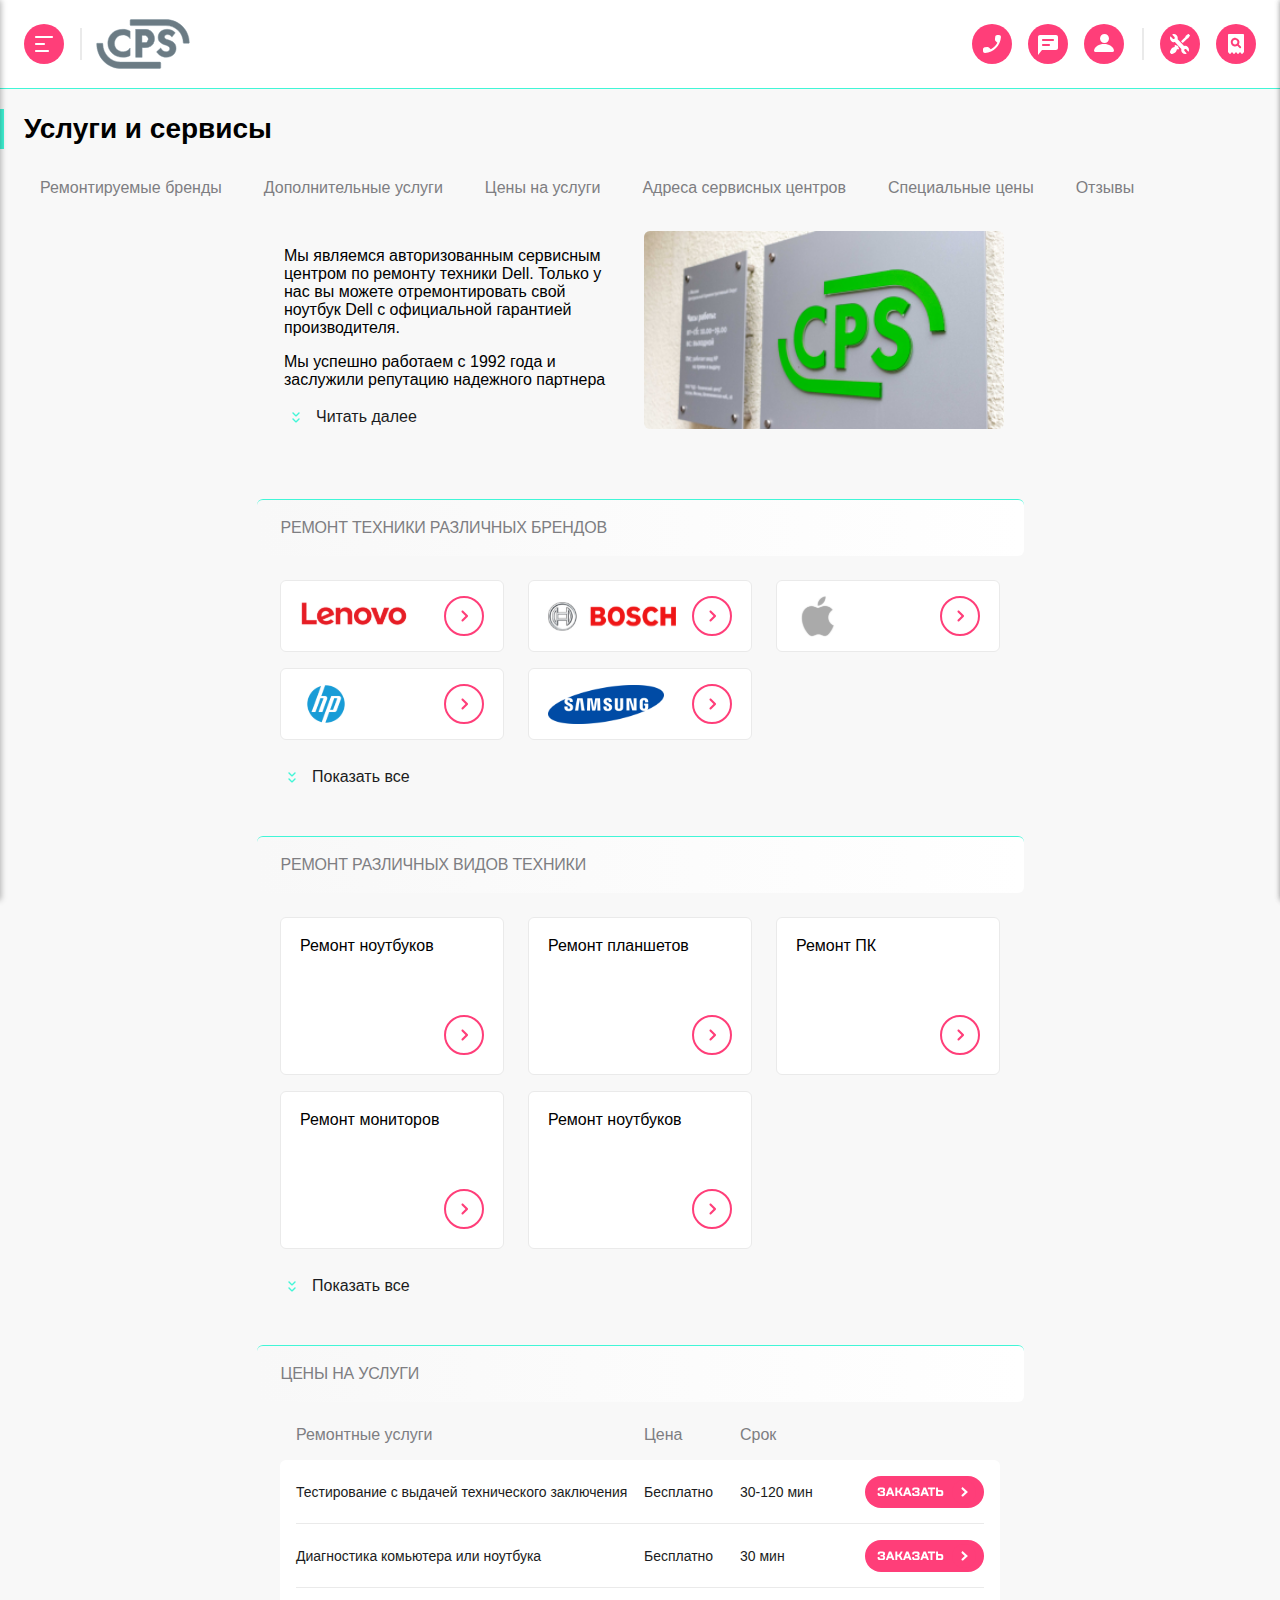
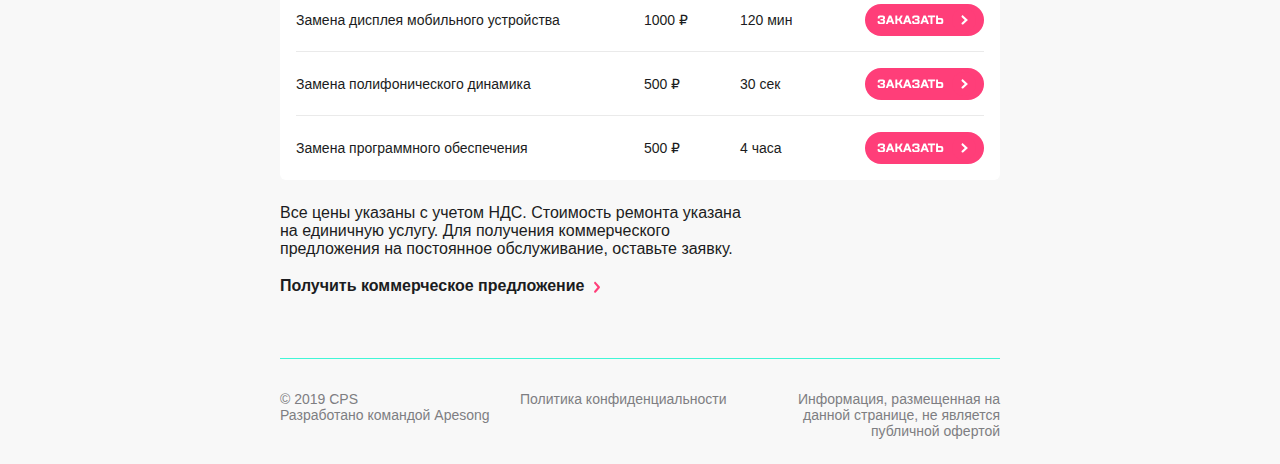
<file: index.html>
<!DOCTYPE html>
<html lang="ru">
<head>
  <meta charset="UTF-8">
  <meta name="viewport" content="width=device-width,user-scalable=no,initial-scale=1,maximum-scale=1,minimum-scale=1">
  <meta http-equiv="X-UA-Compatible" content="ie=edge">
  <title>Услуги и сервисы</title>


  <link rel="stylesheet" href="https://cdn.jsdelivr.net/npm/swiper@11/swiper-bundle.min.css">
<link href="style.css" rel="stylesheet"></head>
<body>



<div class="overlay" id="overlay"></div>
<div class="menu" id="menu">
  <header class="menu__header">
    
    <button class="menu__button-close" aria-label="Close menu" id="menu-close">
      <img src="img/cross.svg" alt="Menu">
    </button>
    <a class="menu__logo" href="#">
      <img src="img/logo.svg" alt="CPS_logo">
    </a>
    <button class="menu__search" aria-label="Search">
      <img src="img/search.svg" alt="Search">
    </button>
  </header>
  <nav class="menu__nav">
    <ul class="menu__list">
      <li class="menu__item"><a class="menu__link" href="#">Ремонт техники</a></li>
      <li class="menu__item"><a class="menu__link" href="#">Услуги и сервисы</a></li>
      <li class="menu__item"><a class="menu__link" href="#">Корпоративным клиентам</a></li>
      <li class="menu__item"><a class="menu__link" href="#">Продавцам техники</a></li>
      <li class="menu__item"><a class="menu__link" href="#">Партнерам</a></li>
      <li class="menu__item"><a class="menu__link" href="#">Производителям</a></li>
      <li class="menu__item"><a class="menu__link" href="#">Наши сервисные центры</a></li>
      <li class="menu__item"><a class="menu__link" href="#">Контакты</a></li>
    </ul>
  </nav>
  <footer class="menu__footer">
    <div class="menu__icons">
      <button class="menu__icon header__modal1-toggle" aria-label="Call" id="modal2-open">
        <img src="img/call.svg" alt="Call">
      </button>
      <button class="menu__icon header__modal1-toggle" aria-label="Toggle modal1" id="modal1-open">
        <img src="img/chat.svg" alt="Chat">
      </button>
      <button class="menu__icon" aria-label="Profile">
        <img src="img/profile.svg" alt="Profile">
      </button>
    </div>
    <address class="menu__contacts">
      <a class="menu__contact-link menu__contact-link--email" href="mailto: mail@cps.com">mail@cps.com</a>
      <a class="menu__contact-link menu__contact-link--phone" href="tel: 88008908900">8 800 890 8900</a>
    </address>
    <ul class="lang-switcher">
      <li class="lang-switcher__item"><a href="#" class="lang-switcher__link lang-switcher__link--active">RU</a>
      </li>
      <li class="lang-switcher__item"><a href="#" class="lang-switcher__link">EN</a></li>
      <li class="lang-switcher__item"><a href="#" class="lang-switcher__link">CH</a></li>
    </ul>
  </footer>
</div>


<div class="overlay-modal1" id="overlay-modal1"></div>
<div class="modal1" id="modal1">
  <button class="feedback-form__close-btn" aria-label="Close modal1" id="modal1-close">
    <img class="feedback-form__close-img" src="img/cross.svg" alt="modal1">
  </button>
  <h2 class="feedback-form__title">Обратная связь</h2>
  <form class="feedback-form__form" action="#">
    <label for="name"></label>
    <input id="name" class="feedback-form__input feedback-form__input--type--name" type="text" name="name" placeholder="Имя*" required>

    <label for="phone"></label>
    <input id="phone" class="feedback-form__input feedback-form__input--type--phone" type="tel" name="phone" placeholder="Телефон*" required>

    <label for="email"></label>
    <input id="email" class="feedback-form__input feedback-form__input--type--email" type="email" name="email" placeholder="Электронная почта*" required>

    <label for="message"></label>
    <textarea id="message" class="feedback-form__textarea feedback-form__textarea--type--message" name="message" placeholder="Сообщение*" required></textarea>

    <p class="feedback-form__policy">
      Нажимая “отправить”, вы даете согласие на
      <a class="feedback-form__policy-link" href="#" target="_blank">обработку персональных данных</a>
      и соглашаетесь с нашей
      <a class="feedback-form__policy-link" href="#" target="_blank">политикой
        конфиденциальности</a>.
    </p>

    <button class="feedback-form__submit-btn" type="submit">
      <img class="feedback-form__submit-img" src="img/send.svg" alt="modal1">
    </button>
  </form>
</div>


<div class="overlay-modal1" id="overlay-modal2"></div>
<div class="modal1" id="modal2">
  <button class="feedback-form__close-btn" id="modal2-close">
    <img class="feedback-form__close-img" src="img/cross.svg" alt="modal2">
  </button>
  <h2 class="feedback-form__title">Заказать звонок</h2>
  <form class="feedback-form__form" action="#">
    <label for="tel"></label>
    <input id="tel" class="feedback-form__input feedback-form__input--type--name" type="text" name="tel" placeholder="Телефон*" required>
    <p class="feedback-form__policy">
      Нажимая “отправить”, вы даете согласие на
      <a class="feedback-form__policy-link" href="#" target="_blank">обработку персональных данных</a>
      и соглашаетесь с нашей
      <a class="feedback-form__policy-link" href="#" target="_blank">политикой
        конфиденциальности</a>.
    </p>

    <button class="feedback-form__submit-btn" type="submit">
      <img class="feedback-form__submit-img" src="img/send.svg" alt="modal1">
    </button>
  </form>
</div>


<header class="header">
  <div class="header__left">
    
    <button class="header__menu-toggle" aria-label="Toggle menu" id="menu-open">
      <img class="menu__button-icon" src="img/burger.svg" alt="Menu">
    </button>
    <div class="header__logo logo__before">
      <img src="img/logo.svg" alt="CPS_logo">
    </div>
  </div>
  <nav class="header__nav">
    <ul class="header__icons-service">
      <li class="hidden">
        <button class="header__icon-button" id="call-form">
          <img class="header__icon" src="img/call.svg" alt="Call">
        </button>
      </li>
      <li class="hidden">
        <button class="header__icon-button" id="feedback-form">
          <img class="header__icon" src="img/chat.svg" alt="Chat">
        </button>
      </li>
      <li class="hidden">
        <button class="header__icon-button">
          <img class="header__icon" src="img/profile.svg" alt="Profile">
        </button>
      </li>
    </ul>
    <ul class="header__icons-repair">
      <li class="header__icon-text-li">
        <span class="header__icon-text">Оставить заявку</span>
        <button class="header__icon-button">
          <img class="header__icon" src="img/repair.svg" alt="Repair">
        </button>
      </li>
      <li class="header__icon-text-li">
        <span class="header__icon-text">Статус ремонта</span>
        <button class="header__icon-button">
          <img class="header__icon" src="img/check-status.svg" alt="Check-status">
        </button>
      </li>
    </ul>
  </nav>
</header>



<main class="main-content">
  <section class="services">
    <div class="services__title">
      <h1 class="services__title-head">Услуги и сервисы</h1>
    </div>
    <nav class="services__menu">
      <ul class="services__menu-item-list">
        <li><a class="services__menu-item" href="#">Ремонтируемые бренды</a></li>
        <li><a class="services__menu-item" href="#">Дополнительные услуги</a></li>
        <li><a class="services__menu-item" href="#">Цены на услуги</a></li>
        <li><a class="services__menu-item" href="#">Адреса сервисных центров</a></li>
        <li><a class="services__menu-item" href="#">Специальные цены</a></li>
        <li><a class="services__menu-item" href="#">Отзывы</a></li>
      </ul>
    </nav>
    <div class="services__content">
      <div class="services__description">
        <p class="services__description-text">
          Мы являемся авторизованным
          сервисным центром по ремонту
          техники Dell. Только у нас вы можете
          отремонтировать свой ноутбук Dell с
          официальной гарантией
          производителя.</p>
        <p class="services__description-text-2 hidden">
          Мы успешно работаем с 1992 года и
          заслужили репутацию надежного партнера
        </p>
        <p class="servives__dscription-text-2-2">
          Мы успешно работаем с 1992 года и заслужили репутацию надежного
          партнера, что подтверждает большое количество постоянных клиентов.
          Мы гордимся тем, что к нам обращаются по рекомендациям и, в свою
          очередь, советуют нас родным и близким.
        </p>
        <button class="services__link-button">
          <img class="services__link-image" src="img/expand.svg" alt="Expand">
          Читать далее
        </button>
      </div>
      <img class="services__image" src="img/Picture.png" alt="CPS Service">
    </div>
  </section>

  
  <h3 class="swiper__title">Ремонт техники различных брендов</h3>
  <div class="swiper swiper1 swiper-gradient">
    <div class="swiper-wrapper">
      <div class="swiper-slide">
        <img class="slide__company-logo" src="img/Bitmap-5.svg" alt="Lenovo Logo">
        <a class="slide__company-button" href="#">
          <img class="slide__company-icon" src="img/go.svg" alt="samsung"></a>
      </div>
      <div class="swiper-slide">
        <img class="slide__company-logo" src="img/Bitmap-4.svg" alt="Lenovo Logo">
        <a class="slide__company-button" href="#">
          <img class="slide__company-icon" src="img/go.svg" alt="samsung"></a>
      </div>
      <div class="swiper-slide">
        <img class="slide__company-logo" src="img/Bitmap-1.svg" alt="Lenovo Logo">
        <a class="slide__company-button" href="#">
          <img class="slide__company-icon" src="img/go.svg" alt="samsung"></a>
      </div>
      <div class="swiper-slide">
        <img class="slide__company-logo" src="img/Bitmap-2.svg" alt="Lenovo Logo">
        <a class="slide__company-button" href="#">
          <img class="slide__company-icon" src="img/go.svg" alt="samsung"></a>
      </div>
      <div class="swiper-slide">
        <img class="slide__company-logo samsung" src="img/Bitmap-3.svg" alt="Lenovo Logo">
        <a class="slide__company-button" href="#">
          <img class="slide__company-icon" src="img/go.svg" alt="samsung"></a>
      </div>
      <div class="swiper-slide">
        <img class="slide__company-logo samsung" src="img/Bitmap-4.svg" alt="Lenovo Logo">
        <a class="slide__company-button" href="#">
          <img class="slide__company-icon" src="img/go.svg" alt="samsung"></a>
      </div>
      <div class="swiper-slide">
        <img class="slide__company-logo samsung" src="img/Bitmap-5.svg" alt="Lenovo Logo">
        <a class="slide__company-button" href="#">
          <img class="slide__company-icon" src="img/go.svg" alt="samsung"></a>
      </div>
      <div class="swiper-slide">
        <img class="slide__company-logo samsung" src="img/Bitmap.svg" alt="Lenovo Logo">
        <a class="slide__company-button" href="#">
          <img class="slide__company-icon" src="img/go.svg" alt="samsung"></a>
      </div>
      <div class="swiper-slide">
        <img class="slide__company-logo samsung" src="img/Bitmap-1.svg" alt="Lenovo Logo">
        <a class="slide__company-button" href="#">
          <img class="slide__company-icon" src="img/go.svg" alt="samsung"></a>
      </div>
      <div class="swiper-slide">
        <img class="slide__company-logo samsung" src="img/Bitmap-2.svg" alt="Lenovo Logo">
        <a class="slide__company-button" href="#">
          <img class="slide__company-icon" src="img/go.svg" alt="samsung"></a>
      </div>
      <div class="swiper-slide">
        <img class="slide__company-logo samsung" src="img/Bitmap-4.svg" alt="Lenovo Logo">
        <a class="slide__company-button" href="#">
          <img class="slide__company-icon" src="img/go.svg" alt="samsung"></a>
      </div>
    </div>
    <button class="swiper__link-button">
      <img class="swiper__link-image" src="img/expand.svg" alt="показать/скрыть">
      <span class="swiper__link-text">Показать все</span>
    </button>
    <div class="swiper-pagination"></div>
  </div>

  
  <h3 class="swiper__title">Ремонт различных видов техники</h3>
  <div class="swiper swiper2 swiper-gradient">
    <div class="swiper-wrapper">
      <div class="swiper-slide type-slide">
        <span class="slide__company-logo">Ремонт ноутбуков</span>
        <a class="slide__company-button type-button" href="#">
          <img class="slide__company-icon" src="img/go.svg" alt="Ремонт ноутбуков"></a>
      </div>
      <div class="swiper-slide type-slide">
        <span class="slide__company-logo">Ремонт планшетов </span>
        <a class="slide__company-button type-button" href="#">
          <img class="slide__company-icon" src="img/go.svg" alt="емонт планшетов"></a>
      </div>
      <div class="swiper-slide type-slide">
        <span class="slide__company-logo">Ремонт ПК</span>
        <a class="slide__company-button type-button" href="#">
          <img class="slide__company-icon" src="img/go.svg" alt="Ремонт ПК"></a>
      </div>
      <div class="swiper-slide type-slide">
        <span class="slide__company-logo">Ремонт  мониторов  </span>
        <a class="slide__company-button type-button" href="#">
          <img class="slide__company-icon" src="img/go.svg" alt="Ремонт ноутбуков"></a>
      </div>
      <div class="swiper-slide type-slide">
        <span class="slide__company-logo">Ремонт ноутбуков</span>
        <a class="slide__company-button type-button" href="#">
          <img class="slide__company-icon" src="img/go.svg" alt="Ремонт планшетов"></a>
      </div>
      <div class="swiper-slide type-slide">
        <span class="slide__company-logo">Ремонт планшетов </span>
        <a class="slide__company-button type-button" href="#">
          <img class="slide__company-icon" src="img/go.svg" alt="Ремонт ноутбуков"></a>
      </div>
      <div class="swiper-slide type-slide">
        <span class="slide__company-logo">Ремонт ПК</span>
        <a class="slide__company-button type-button" href="#">
          <img class="slide__company-icon" src="img/go.svg" alt="Ремонт ПК"></a>
      </div>
      <div class="swiper-slide type-slide">
        <span class="slide__company-logo">Ремонт  мониторов  </span>
        <a class="slide__company-button type-button" href="#">
          <img class="slide__company-icon" src="img/go.svg" alt="Ремонт  мониторов"></a>
      </div>
      <div class="swiper-slide type-slide">
        <span class="slide__company-logo">Ремонт ноутбуков</span>
        <a class="slide__company-button type-button" href="#">
          <img class="slide__company-icon" src="img/go.svg" alt="Ремонт ноутбуков"></a>
      </div>
      <div class="swiper-slide type-slide">
        <span class="slide__company-logo">Ремонт планшетов </span>
        <a class="slide__company-button type-button" href="#">
          <img class="slide__company-icon" src="img/go.svg" alt="Ремонт планшетов"></a>
      </div>
      <div class="swiper-slide type-slide">
        <span class="slide__company-logo">Ремонт ПК</span>
        <a class="slide__company-button type-button" href="#">
          <img class="slide__company-icon" src="img/go.svg" alt="Ремонт ПК"></a>
      </div>
      <div class="swiper-slide type-slide">
        <span class="slide__company-logo">Ремонт  мониторов  </span>
        <a class="slide__company-button type-button" href="#">
          <img class="slide__company-icon" src="img/go.svg" alt="Ремонт  мониторов"></a>
      </div>
    </div>
    <button class="swiper__link-button">
      <img class="swiper__link-image" src="img/expand.svg" alt="показать/скрыть">
      <span class="swiper__link-text">Показать все</span>
    </button>
    <div class="swiper-pagination"></div>
  </div>


  
  <h3 class="swiper__title">Цены на услуги</h3>
  <div class="price-table__header">
    <p class="header__title">Ремонтные услуги</p>
    <p class="header__price">Цена</p>
    <p class="header__term">Срок</p>
  </div>
  <div class="swiper swiper3 swiper-gradient service-card__block">
    <div class="swiper-wrapper price-service">
      <div class="swiper-slide service-card first">
        <div class="service-card__content">
          <p class="service-card__title">Ремонтные услуги</p>
          <p class="service-card__description">Тестирование с выдачей технического заключения</p>
          <p class="service-card__price">Цена</p>
          <p class="service-card__free">Бесплатно</p>
          <p class="service-card__label">Срок</p>
          <p class="service-card__value">30-120 мин</p>
        </div>
        <button class="service-card__button">
          <img class="service-card__image" src="img/Group10.svg" alt="заказать">
        </button>
      </div>
      <div class="swiper-slide service-card second">
        <div class="service-card__content">
          <p class="service-card__title">Ремонтные услуги</p>
          <p class="service-card__description">Диагностика комьютера или ноутбука</p>
          <p class="service-card__price">Цена</p>
          <p class="service-card__free">Бесплатно</p>
          <p class="service-card__label">Срок</p>
          <p class="service-card__value">30 мин</p>
        </div>
        <button class="service-card__button">
          <img class="service-card__image" src="img/Group10.svg" alt="заказать">
        </button>
      </div>
      <div class="swiper-slide service-card third">
        <div class="service-card__content">
          <p class="service-card__title">Ремонтные услуги</p>
          <p class="service-card__description">Замена дисплея мобильного устройства</p>
          <p class="service-card__price">Цена</p>
          <p class="service-card__free">1000 ₽</p>
          <p class="service-card__label">Срок</p>
          <p class="service-card__value">120 мин</p>
        </div>
        <button class="service-card__button">
          <img class="service-card__image" src="img/Group10.svg" alt="заказать">
        </button>
      </div>
      <div class="swiper-slide service-card fourth">
        <div class="service-card__content">
          <p class="service-card__title">Ремонтные услуги</p>
          <p class="service-card__description">Замена полифонического динамика</p>
          <p class="service-card__price">Цена</p>
          <p class="service-card__free">500 ₽</p>
          <p class="service-card__label">Срок</p>
          <p class="service-card__value">30 сек</p>
        </div>
        <button class="service-card__button">
          <img class="service-card__image" src="img/Group10.svg" alt="заказать">
        </button>
      </div>
      <div class="swiper-slide service-card fifth">
        <div class="service-card__content">
          <p class="service-card__title">Ремонтные услуги</p>
          <p class="service-card__description">Замена программного обеспечения</p>
          <p class="service-card__price">Цена</p>
          <p class="service-card__free">500 ₽</p>
          <p class="service-card__label">Срок</p>
          <p class="service-card__value">4 часа</p>
        </div>
        <button class="service-card__button">
          <img class="service-card__image" src="img/Group10.svg" alt="заказать">
        </button>
      </div>
    </div>
    <div class="swiper-pagination"></div>
  </div>
  <div class="after-swiper__description">
    <p class="after-swiper__description-text">
      Все цены указаны с учетом НДС.
      Стоимость ремонта указана на
      единичную услугу. Для получения
      коммерческого предложения на
      постоянное обслуживание, оставьте
      заявку.
    </p>
    <button class="after-swiper__link-button">
      <p class="after-swiper__link-button-arrow">Получить коммерческое предложение
        <img class="after-swiper__link-image" src="img/more.svg" alt="arrow">
      </p>
    </button>
  </div>
</main>
<footer class="footer-content main-content">
  <div class="text-footer__all">
    <div class="footer-left">
      <p class="text-footer copyright">© 2019 CPS</p>
      <p class="text-footer Apesong">Разработано командой Apesong</p>
    </div>
    <p class="text-footer politics">Политика конфиденциальности</p>
    <p class="text-footer information">Информация, размещенная на данной странице, не является публичной офертой</p>
  </div>
</footer>

<script src="https://cdn.jsdelivr.net/npm/swiper@11/swiper-bundle.min.js"></script>



<script type="text/javascript" src="./js/bundle.js"></script></body>
</html>
</file>
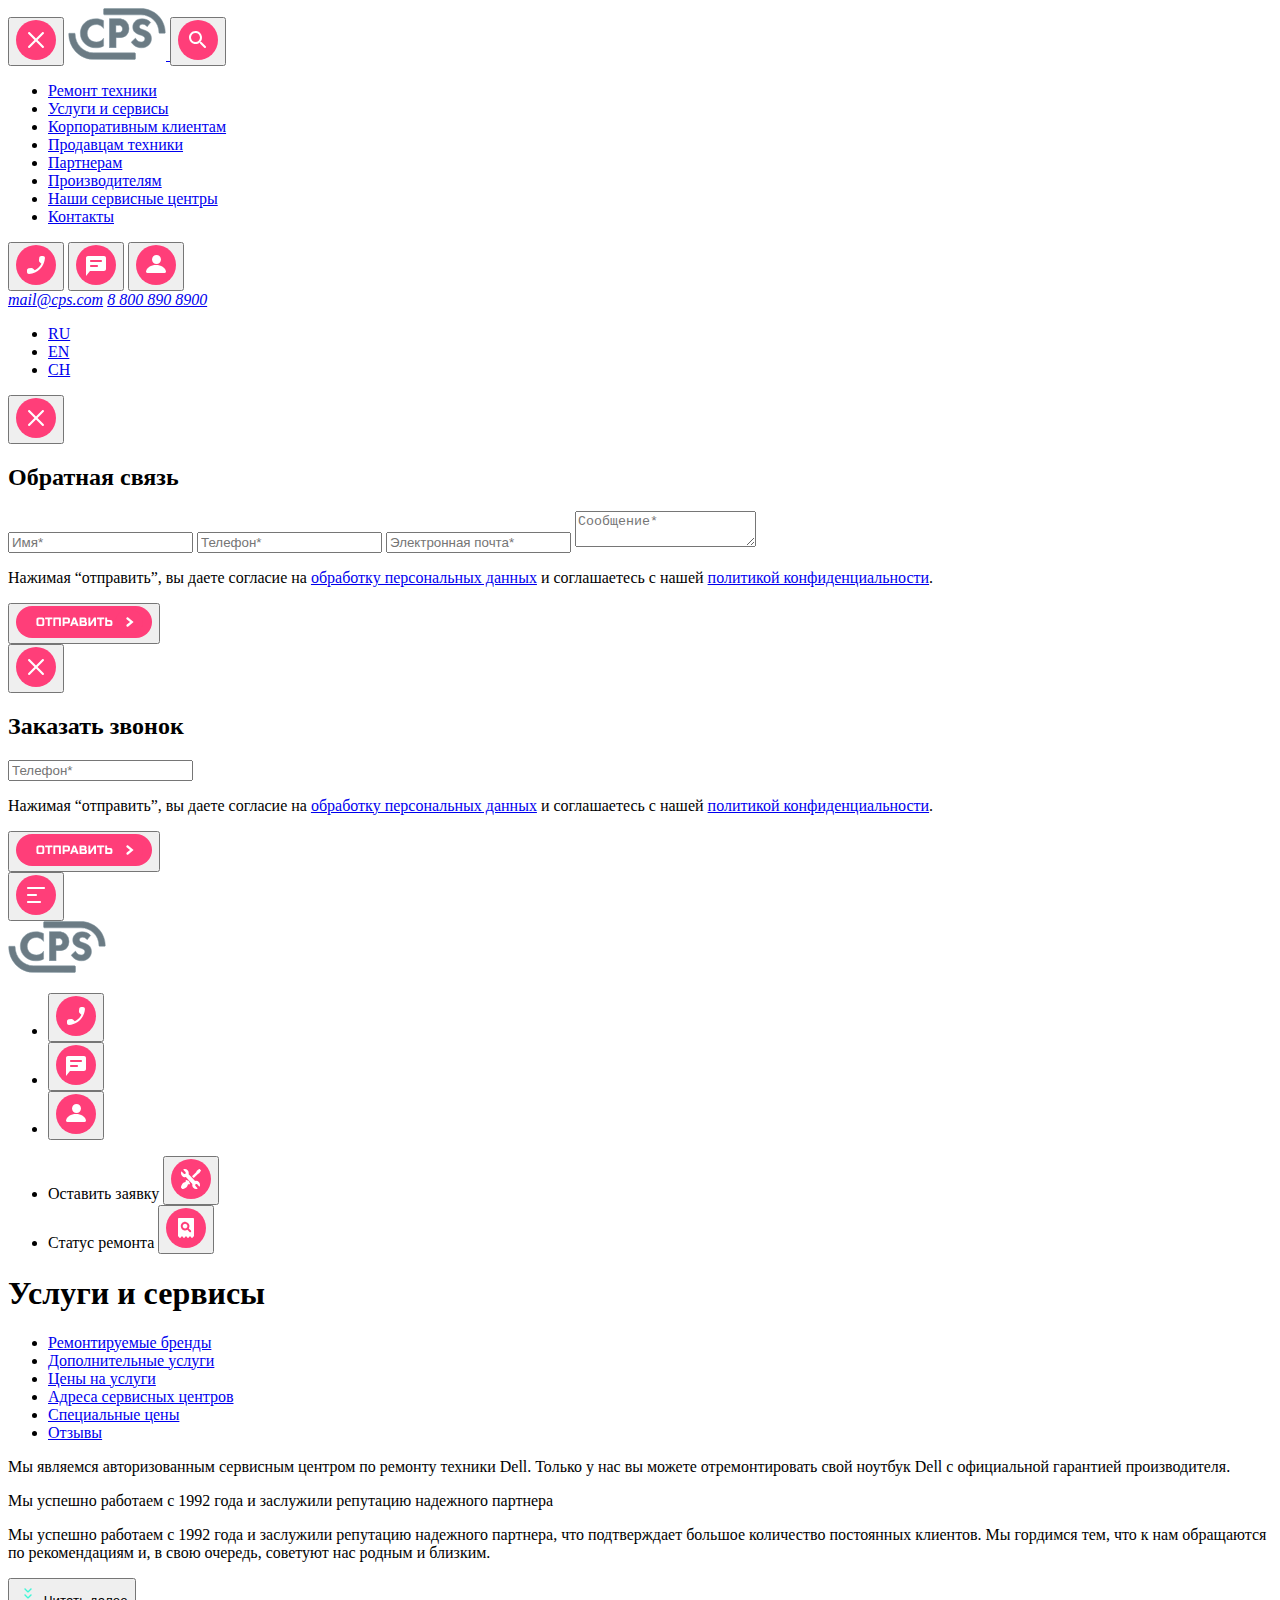
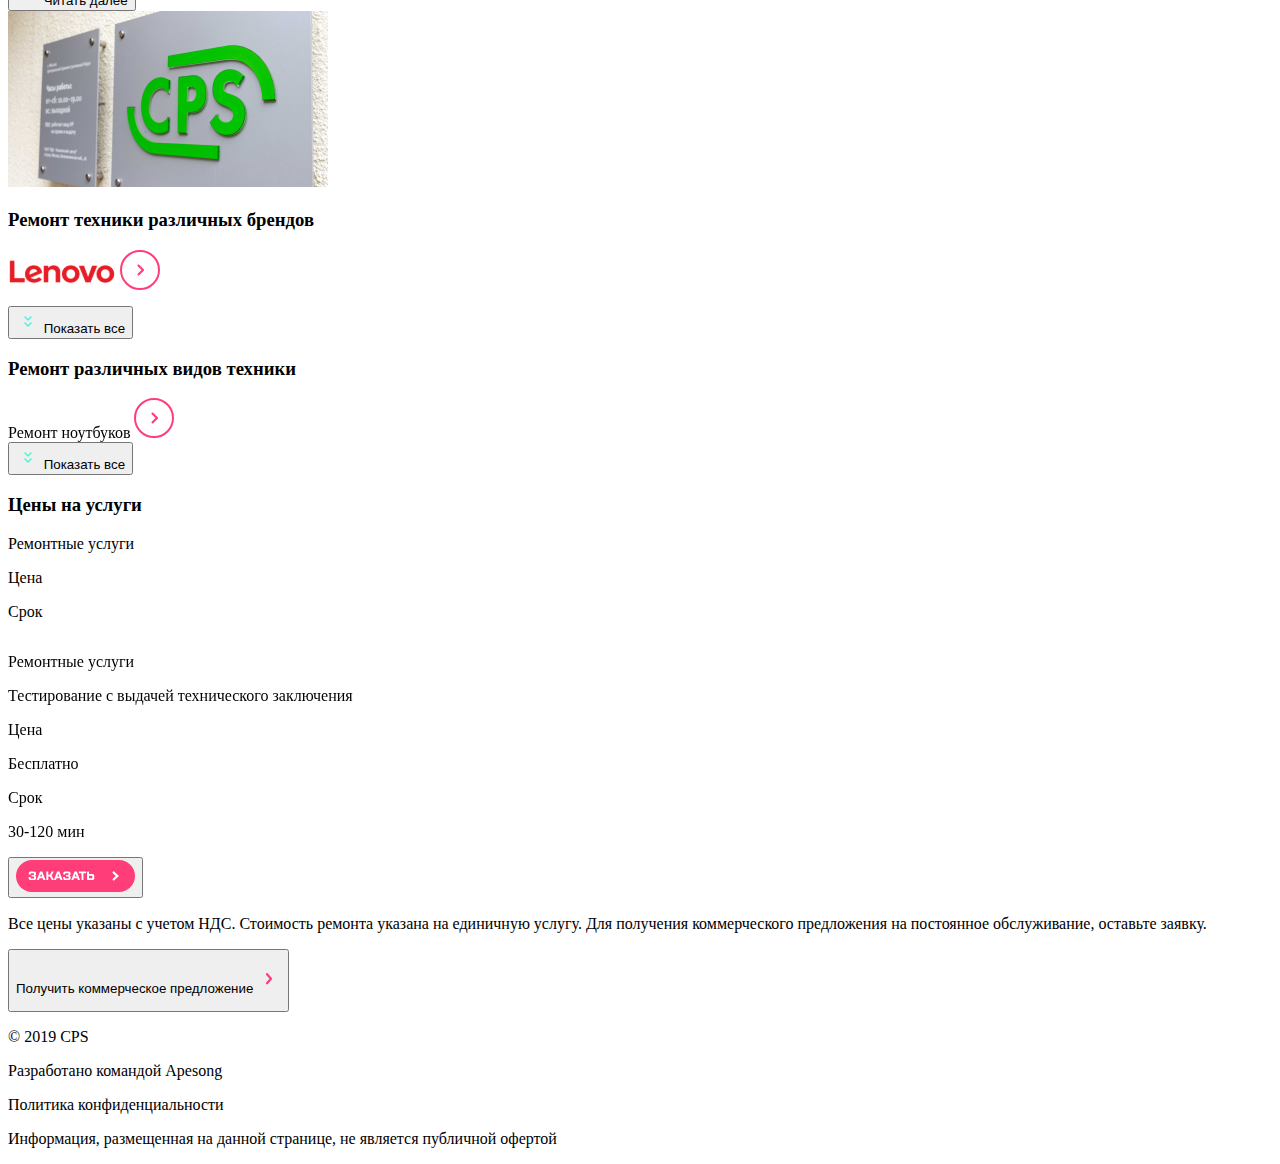
<file: src/index.html>
<!DOCTYPE html>
<html lang="ru">
<head>
  <meta charset="UTF-8">
  <meta name="viewport"
        content="width=device-width, user-scalable=no, initial-scale=1.0, maximum-scale=1.0, minimum-scale=1.0">
  <meta http-equiv="X-UA-Compatible" content="ie=edge">
  <title>Услуги и сервисы</title>
<!--  <link rel="stylesheet" href="../src/scss/main.scss">-->
<!--  <link rel="stylesheet" href="fonts/stylesheet.css">-->
  <link rel="stylesheet" href="https://cdn.jsdelivr.net/npm/swiper@11/swiper-bundle.min.css"/>
</head>
<body>



<div class="overlay" id="overlay"></div>
<div class="menu" id="menu">
  <header class="menu__header">
    <!-- Кнопка закрытия меню -->
    <button class="menu__button-close" aria-label="Close menu" id="menu-close">
      <img src="img/cross.svg" alt="Menu">
    </button>
    <a class="menu__logo" href="#">
      <img src="img/logo.svg" alt="CPS_logo">
    </a>
    <button class="menu__search" aria-label="Search">
      <img src="img/search.svg" alt="Search">
    </button>
  </header>
  <nav class="menu__nav">
    <ul class="menu__list">
      <li class="menu__item"><a class="menu__link" href="#">Ремонт техники</a></li>
      <li class="menu__item"><a class="menu__link" href="#">Услуги и сервисы</a></li>
      <li class="menu__item"><a class="menu__link" href="#">Корпоративным клиентам</a></li>
      <li class="menu__item"><a class="menu__link" href="#">Продавцам техники</a></li>
      <li class="menu__item"><a class="menu__link" href="#">Партнерам</a></li>
      <li class="menu__item"><a class="menu__link" href="#">Производителям</a></li>
      <li class="menu__item"><a class="menu__link" href="#">Наши сервисные центры</a></li>
      <li class="menu__item"><a class="menu__link" href="#">Контакты</a></li>
    </ul>
  </nav>
  <footer class="menu__footer">
    <div class="menu__icons">
      <button class="menu__icon header__modal1-toggle" aria-label="Call" id="modal2-open">
        <img src="img/call.svg" alt="Call">
      </button>
      <button class="menu__icon header__modal1-toggle" aria-label="Toggle modal1" id="modal1-open">
        <img src="img/chat.svg" alt="Chat">
      </button>
      <button class="menu__icon" aria-label="Profile">
        <img src="img/profile.svg" alt="Profile">
      </button>
    </div>
    <address class="menu__contacts">
      <a class="menu__contact-link menu__contact-link--email" href="mailto: mail@cps.com">mail@cps.com</a>
      <a class="menu__contact-link menu__contact-link--phone" href="tel: 88008908900">8 800 890 8900</a>
    </address>
    <ul class="lang-switcher">
      <li class="lang-switcher__item"><a href="#" class="lang-switcher__link lang-switcher__link--active">RU</a>
      </li>
      <li class="lang-switcher__item"><a href="#" class="lang-switcher__link">EN</a></li>
      <li class="lang-switcher__item"><a href="#" class="lang-switcher__link">CH</a></li>
    </ul>
  </footer>
</div>


<div class="overlay-modal1" id="overlay-modal1"></div>
<div class="modal1" id="modal1">
  <button class="feedback-form__close-btn" aria-label="Close modal1" id="modal1-close">
    <img class="feedback-form__close-img" src="img/cross.svg" alt="modal1">
  </button>
  <h2 class="feedback-form__title">Обратная связь</h2>
  <form class="feedback-form__form" action="#">
    <label for="name"></label>
    <input id="name" class="feedback-form__input feedback-form__input--type--name" type="text" name="name"
           placeholder="Имя*" required>

    <label for="phone"></label>
    <input id="phone" class="feedback-form__input feedback-form__input--type--phone" type="tel" name="phone"
           placeholder="Телефон*" required>

    <label for="email"></label>
    <input id="email" class="feedback-form__input feedback-form__input--type--email" type="email" name="email"
           placeholder="Электронная почта*" required>

    <label for="message"></label>
    <textarea id="message" class="feedback-form__textarea feedback-form__textarea--type--message" name="message"
              placeholder="Сообщение*" required></textarea>

    <p class="feedback-form__policy">
      Нажимая “отправить”, вы даете согласие на
      <a class="feedback-form__policy-link" href="#" target="_blank">обработку персональных данных</a>
      и соглашаетесь с нашей
      <a class="feedback-form__policy-link" href="#" target="_blank">политикой
        конфиденциальности</a>.
    </p>

    <button class="feedback-form__submit-btn" type="submit">
      <img class="feedback-form__submit-img" src="img/send.svg" alt="modal1">
    </button>
  </form>
</div>


<div class="overlay-modal1" id="overlay-modal2"></div>
<div class="modal1" id="modal2">
  <button class="feedback-form__close-btn" id="modal2-close">
    <img class="feedback-form__close-img" src="img/cross.svg" alt="modal2">
  </button>
  <h2 class="feedback-form__title">Заказать звонок</h2>
  <form class="feedback-form__form" action="#">
    <label for="tel"></label>
    <input id="tel" class="feedback-form__input feedback-form__input--type--name" type="text" name="tel"
           placeholder="Телефон*" required>
    <p class="feedback-form__policy">
      Нажимая “отправить”, вы даете согласие на
      <a class="feedback-form__policy-link" href="#" target="_blank">обработку персональных данных</a>
      и соглашаетесь с нашей
      <a class="feedback-form__policy-link" href="#" target="_blank">политикой
        конфиденциальности</a>.
    </p>

    <button class="feedback-form__submit-btn" type="submit">
      <img class="feedback-form__submit-img" src="img/send.svg" alt="modal1">
    </button>
  </form>
</div>


<header class="header">
  <div class="header__left">
    <!-- Кнопка открытия меню -->
    <button class="header__menu-toggle" aria-label="Toggle menu" id="menu-open">
      <img class="menu__button-icon" src="img/burger.svg" alt="Menu">
    </button>
    <div class="header__logo logo__before">
      <img src="img/logo.svg" alt="CPS_logo">
    </div>
  </div>
  <nav class="header__nav">
    <ul class="header__icons-service">
      <li class="hidden">
        <button class="header__icon-button" id="call-form">
          <img class="header__icon" src="img/call.svg" alt="Call">
        </button>
      </li>
      <li class="hidden">
        <button class="header__icon-button" id="feedback-form">
          <img class="header__icon" src="img/chat.svg" alt="Chat">
        </button>
      </li>
      <li class="hidden">
        <button class="header__icon-button">
          <img class="header__icon" src="img/profile.svg" alt="Profile">
        </button>
      </li>
    </ul>
    <ul class="header__icons-repair">
      <li class="header__icon-text-li">
        <span class="header__icon-text">Оставить заявку</span>
        <button class="header__icon-button">
          <img class="header__icon" src="img/repair.svg" alt="Repair">
        </button>
      </li>
      <li class="header__icon-text-li">
        <span class="header__icon-text">Статус ремонта</span>
        <button class="header__icon-button">
          <img class="header__icon" src="img/check-status.svg" alt="Check-status">
        </button>
      </li>
    </ul>
  </nav>
</header>



<main class="main-content">
  <section class="services">
    <div class="services__title">
      <h1 class="services__title-head">Услуги и сервисы</h1>
    </div>
    <nav class="services__menu">
      <ul class="services__menu-item-list">
        <li><a class="services__menu-item" href="#">Ремонтируемые бренды</a></li>
        <li><a class="services__menu-item" href="#">Дополнительные услуги</a></li>
        <li><a class="services__menu-item" href="#">Цены на услуги</a></li>
        <li><a class="services__menu-item" href="#">Адреса сервисных центров</a></li>
        <li><a class="services__menu-item" href="#">Специальные цены</a></li>
        <li><a class="services__menu-item" href="#">Отзывы</a></li>
      </ul>
    </nav>
    <div class="services__content">
      <div class="services__description">
        <p class="services__description-text">
          Мы являемся авторизованным
          сервисным центром по ремонту
          техники Dell. Только у нас вы можете
          отремонтировать свой ноутбук Dell с
          официальной гарантией
          производителя.</p>
        <p class="services__description-text-2 hidden">
          Мы успешно работаем с 1992 года и
          заслужили репутацию надежного партнера
        </p>
        <p class="servives__dscription-text-2-2">
          Мы успешно работаем с 1992 года и заслужили репутацию надежного
          партнера, что подтверждает большое количество постоянных клиентов.
          Мы гордимся тем, что к нам обращаются по рекомендациям и, в свою
          очередь, советуют нас родным и близким.
        </p>
        <button class="services__link-button">
          <img class="services__link-image" src="img/expand.svg" alt="Expand">
          Читать далее
        </button>
      </div>
      <img class="services__image" src="img/Picture.png" alt="CPS Service">
    </div>
  </section>

  <!-- SWIPER - 1 Ремонт техники различных брендов-->
  <h3 class="swiper__title">Ремонт техники различных брендов</h3>
  <div class="swiper swiper1 swiper-gradient">
    <div class="swiper-wrapper">
      <div class="swiper-slide">
        <img class="slide__company-logo" src="img/Bitmap-5.svg" alt="Lenovo Logo">
        <a class="slide__company-button" href="#">
          <img class="slide__company-icon" src="img/go.svg" alt="samsung"></a>
      </div>
      <div class="swiper-slide">
        <img class="slide__company-logo" src="img/Bitmap-4.svg" alt="Lenovo Logo">
        <a class="slide__company-button" href="#">
          <img class="slide__company-icon" src="img/go.svg" alt="samsung"></a>
      </div>
      <div class="swiper-slide">
        <img class="slide__company-logo" src="img/Bitmap-1.svg" alt="Lenovo Logo">
        <a class="slide__company-button" href="#">
          <img class="slide__company-icon" src="img/go.svg" alt="samsung"></a>
      </div>
      <div class="swiper-slide">
        <img class="slide__company-logo" src="img/Bitmap-2.svg" alt="Lenovo Logo">
        <a class="slide__company-button" href="#">
          <img class="slide__company-icon" src="img/go.svg" alt="samsung"></a>
      </div>
      <div class="swiper-slide">
        <img class="slide__company-logo samsung" src="img/Bitmap-3.svg" alt="Lenovo Logo">
        <a class="slide__company-button" href="#">
          <img class="slide__company-icon" src="img/go.svg" alt="samsung"></a>
      </div>
      <div class="swiper-slide">
        <img class="slide__company-logo samsung" src="img/Bitmap-4.svg" alt="Lenovo Logo">
        <a class="slide__company-button" href="#">
          <img class="slide__company-icon" src="img/go.svg" alt="samsung"></a>
      </div>
      <div class="swiper-slide">
        <img class="slide__company-logo samsung" src="img/Bitmap-5.svg" alt="Lenovo Logo">
        <a class="slide__company-button" href="#">
          <img class="slide__company-icon" src="img/go.svg" alt="samsung"></a>
      </div>
      <div class="swiper-slide">
        <img class="slide__company-logo samsung" src="img/Bitmap.svg" alt="Lenovo Logo">
        <a class="slide__company-button" href="#">
          <img class="slide__company-icon" src="img/go.svg" alt="samsung"></a>
      </div>
      <div class="swiper-slide">
        <img class="slide__company-logo samsung" src="img/Bitmap-1.svg" alt="Lenovo Logo">
        <a class="slide__company-button" href="#">
          <img class="slide__company-icon" src="img/go.svg" alt="samsung"></a>
      </div>
      <div class="swiper-slide">
        <img class="slide__company-logo samsung" src="img/Bitmap-2.svg" alt="Lenovo Logo">
        <a class="slide__company-button" href="#">
          <img class="slide__company-icon" src="img/go.svg" alt="samsung"></a>
      </div>
      <div class="swiper-slide">
        <img class="slide__company-logo samsung" src="img/Bitmap-4.svg" alt="Lenovo Logo">
        <a class="slide__company-button" href="#">
          <img class="slide__company-icon" src="img/go.svg" alt="samsung"></a>
      </div>
    </div>
    <button class="swiper__link-button">
      <img class="swiper__link-image" src="img/expand.svg" alt="показать/скрыть">
      <span class="swiper__link-text">Показать все</span>
    </button>
    <div class="swiper-pagination"></div>
  </div>

  <!-- SWIPER - 2 Ремонт различных видов техники -->
  <h3 class="swiper__title">Ремонт различных видов техники</h3>
  <div class="swiper swiper2 swiper-gradient">
    <div class="swiper-wrapper">
      <div class="swiper-slide type-slide">
        <span class="slide__company-logo">Ремонт ноутбуков</span>
        <a class="slide__company-button type-button" href="#">
          <img class="slide__company-icon" src="img/go.svg" alt="Ремонт ноутбуков"></a>
      </div>
      <div class="swiper-slide type-slide">
        <span class="slide__company-logo">Ремонт планшетов </span>
        <a class="slide__company-button type-button" href="#">
          <img class="slide__company-icon" src="img/go.svg" alt="емонт планшетов"></a>
      </div>
      <div class="swiper-slide type-slide">
        <span class="slide__company-logo">Ремонт ПК</span>
        <a class="slide__company-button type-button" href="#">
          <img class="slide__company-icon" src="img/go.svg" alt="Ремонт ПК"></a>
      </div>
      <div class="swiper-slide type-slide">
        <span class="slide__company-logo">Ремонт  мониторов  </span>
        <a class="slide__company-button type-button" href="#">
          <img class="slide__company-icon" src="img/go.svg" alt="Ремонт ноутбуков"></a>
      </div>
      <div class="swiper-slide type-slide">
        <span class="slide__company-logo">Ремонт ноутбуков</span>
        <a class="slide__company-button type-button" href="#">
          <img class="slide__company-icon" src="img/go.svg" alt="Ремонт планшетов"></a>
      </div>
      <div class="swiper-slide type-slide">
        <span class="slide__company-logo">Ремонт планшетов </span>
        <a class="slide__company-button type-button" href="#">
          <img class="slide__company-icon" src="img/go.svg" alt="Ремонт ноутбуков"></a>
      </div>
      <div class="swiper-slide type-slide">
        <span class="slide__company-logo">Ремонт ПК</span>
        <a class="slide__company-button type-button" href="#">
          <img class="slide__company-icon" src="img/go.svg" alt="Ремонт ПК"></a>
      </div>
      <div class="swiper-slide type-slide">
        <span class="slide__company-logo">Ремонт  мониторов  </span>
        <a class="slide__company-button type-button" href="#">
          <img class="slide__company-icon" src="img/go.svg" alt="Ремонт  мониторов"></a>
      </div>
      <div class="swiper-slide type-slide">
        <span class="slide__company-logo">Ремонт ноутбуков</span>
        <a class="slide__company-button type-button" href="#">
          <img class="slide__company-icon" src="img/go.svg" alt="Ремонт ноутбуков"></a>
      </div>
      <div class="swiper-slide type-slide">
        <span class="slide__company-logo">Ремонт планшетов </span>
        <a class="slide__company-button type-button" href="#">
          <img class="slide__company-icon" src="img/go.svg" alt="Ремонт планшетов"></a>
      </div>
      <div class="swiper-slide type-slide">
        <span class="slide__company-logo">Ремонт ПК</span>
        <a class="slide__company-button type-button" href="#">
          <img class="slide__company-icon" src="img/go.svg" alt="Ремонт ПК"></a>
      </div>
      <div class="swiper-slide type-slide">
        <span class="slide__company-logo">Ремонт  мониторов  </span>
        <a class="slide__company-button type-button" href="#">
          <img class="slide__company-icon" src="img/go.svg" alt="Ремонт  мониторов"></a>
      </div>
    </div>
    <button class="swiper__link-button">
      <img class="swiper__link-image" src="img/expand.svg" alt="показать/скрыть">
      <span class="swiper__link-text">Показать все</span>
    </button>
    <div class="swiper-pagination"></div>
  </div>


  <!-- SWIPER - 3 Цены на услуги -->
  <h3 class="swiper__title">Цены на услуги</h3>
  <div class="price-table__header">
    <p class="header__title">Ремонтные услуги</p>
    <p class="header__price">Цена</p>
    <p class="header__term">Срок</p>
  </div>
  <div class="swiper swiper3 swiper-gradient service-card__block">
    <div class="swiper-wrapper price-service">
      <div class="swiper-slide service-card first">
        <div class="service-card__content">
          <p class="service-card__title">Ремонтные услуги</p>
          <p class="service-card__description">Тестирование с выдачей технического заключения</p>
          <p class="service-card__price">Цена</p>
          <p class="service-card__free">Бесплатно</p>
          <p class="service-card__label">Срок</p>
          <p class="service-card__value">30-120 мин</p>
        </div>
        <button class="service-card__button">
          <img class="service-card__image" src="img/Group10.svg" alt="заказать">
        </button>
      </div>
      <div class="swiper-slide service-card second">
        <div class="service-card__content">
          <p class="service-card__title">Ремонтные услуги</p>
          <p class="service-card__description">Диагностика комьютера или ноутбука</p>
          <p class="service-card__price">Цена</p>
          <p class="service-card__free">Бесплатно</p>
          <p class="service-card__label">Срок</p>
          <p class="service-card__value">30 мин</p>
        </div>
        <button class="service-card__button">
          <img class="service-card__image" src="img/Group10.svg" alt="заказать">
        </button>
      </div>
      <div class="swiper-slide service-card third">
        <div class="service-card__content">
          <p class="service-card__title">Ремонтные услуги</p>
          <p class="service-card__description">Замена дисплея мобильного устройства</p>
          <p class="service-card__price">Цена</p>
          <p class="service-card__free">1000 ₽</p>
          <p class="service-card__label">Срок</p>
          <p class="service-card__value">120 мин</p>
        </div>
        <button class="service-card__button">
          <img class="service-card__image" src="img/Group10.svg" alt="заказать">
        </button>
      </div>
      <div class="swiper-slide service-card fourth">
        <div class="service-card__content">
          <p class="service-card__title">Ремонтные услуги</p>
          <p class="service-card__description">Замена полифонического динамика</p>
          <p class="service-card__price">Цена</p>
          <p class="service-card__free">500 ₽</p>
          <p class="service-card__label">Срок</p>
          <p class="service-card__value">30 сек</p>
        </div>
        <button class="service-card__button">
          <img class="service-card__image" src="img/Group10.svg" alt="заказать">
        </button>
      </div>
      <div class="swiper-slide service-card fifth">
        <div class="service-card__content">
          <p class="service-card__title">Ремонтные услуги</p>
          <p class="service-card__description">Замена программного обеспечения</p>
          <p class="service-card__price">Цена</p>
          <p class="service-card__free">500 ₽</p>
          <p class="service-card__label">Срок</p>
          <p class="service-card__value">4 часа</p>
        </div>
        <button class="service-card__button">
          <img class="service-card__image" src="img/Group10.svg" alt="заказать">
        </button>
      </div>
    </div>
    <div class="swiper-pagination"></div>
  </div>
  <div class="after-swiper__description">
    <p class="after-swiper__description-text">
      Все цены указаны с учетом НДС.
      Стоимость ремонта указана на
      единичную услугу. Для получения
      коммерческого предложения на
      постоянное обслуживание, оставьте
      заявку.
    </p>
    <button class="after-swiper__link-button">
      <p class="after-swiper__link-button-arrow">Получить коммерческое предложение
        <img class="after-swiper__link-image" src="img/more.svg" alt="arrow">
      </p>
    </button>
  </div>
</main>
<footer class="footer-content main-content">
  <div class="text-footer__all">
    <div class="footer-left">
      <p class="text-footer copyright">© 2019 CPS</p>
      <p class="text-footer Apesong">Разработано командой Apesong</p>
    </div>
    <p class="text-footer politics">Политика конфиденциальности</p>
    <p class="text-footer information">Информация, размещенная на данной странице, не является публичной офертой</p>
  </div>
</footer>

<script src="https://cdn.jsdelivr.net/npm/swiper@11/swiper-bundle.min.js"></script>
<!--<script src="js/index.js"></script>-->
<!--<script src="js/swiperInit.js"></script>-->

</body>
</html>
</file>
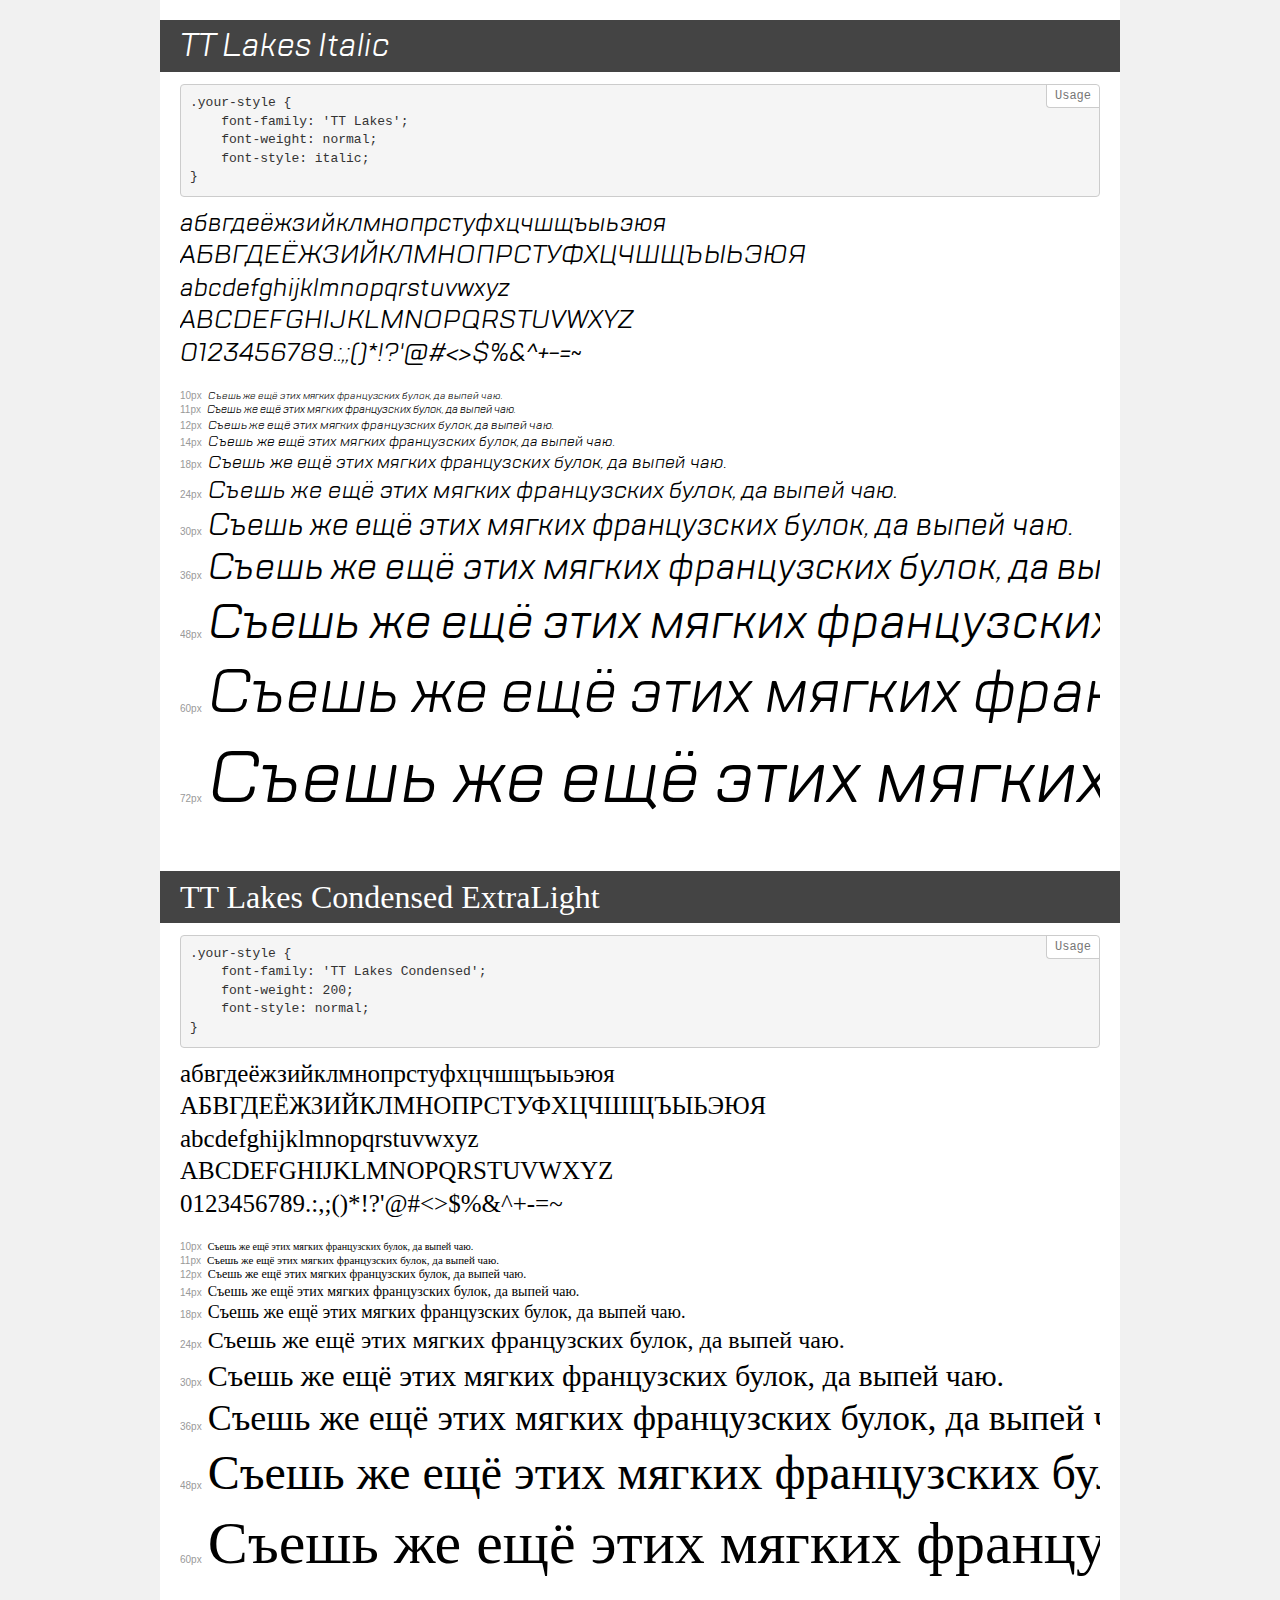
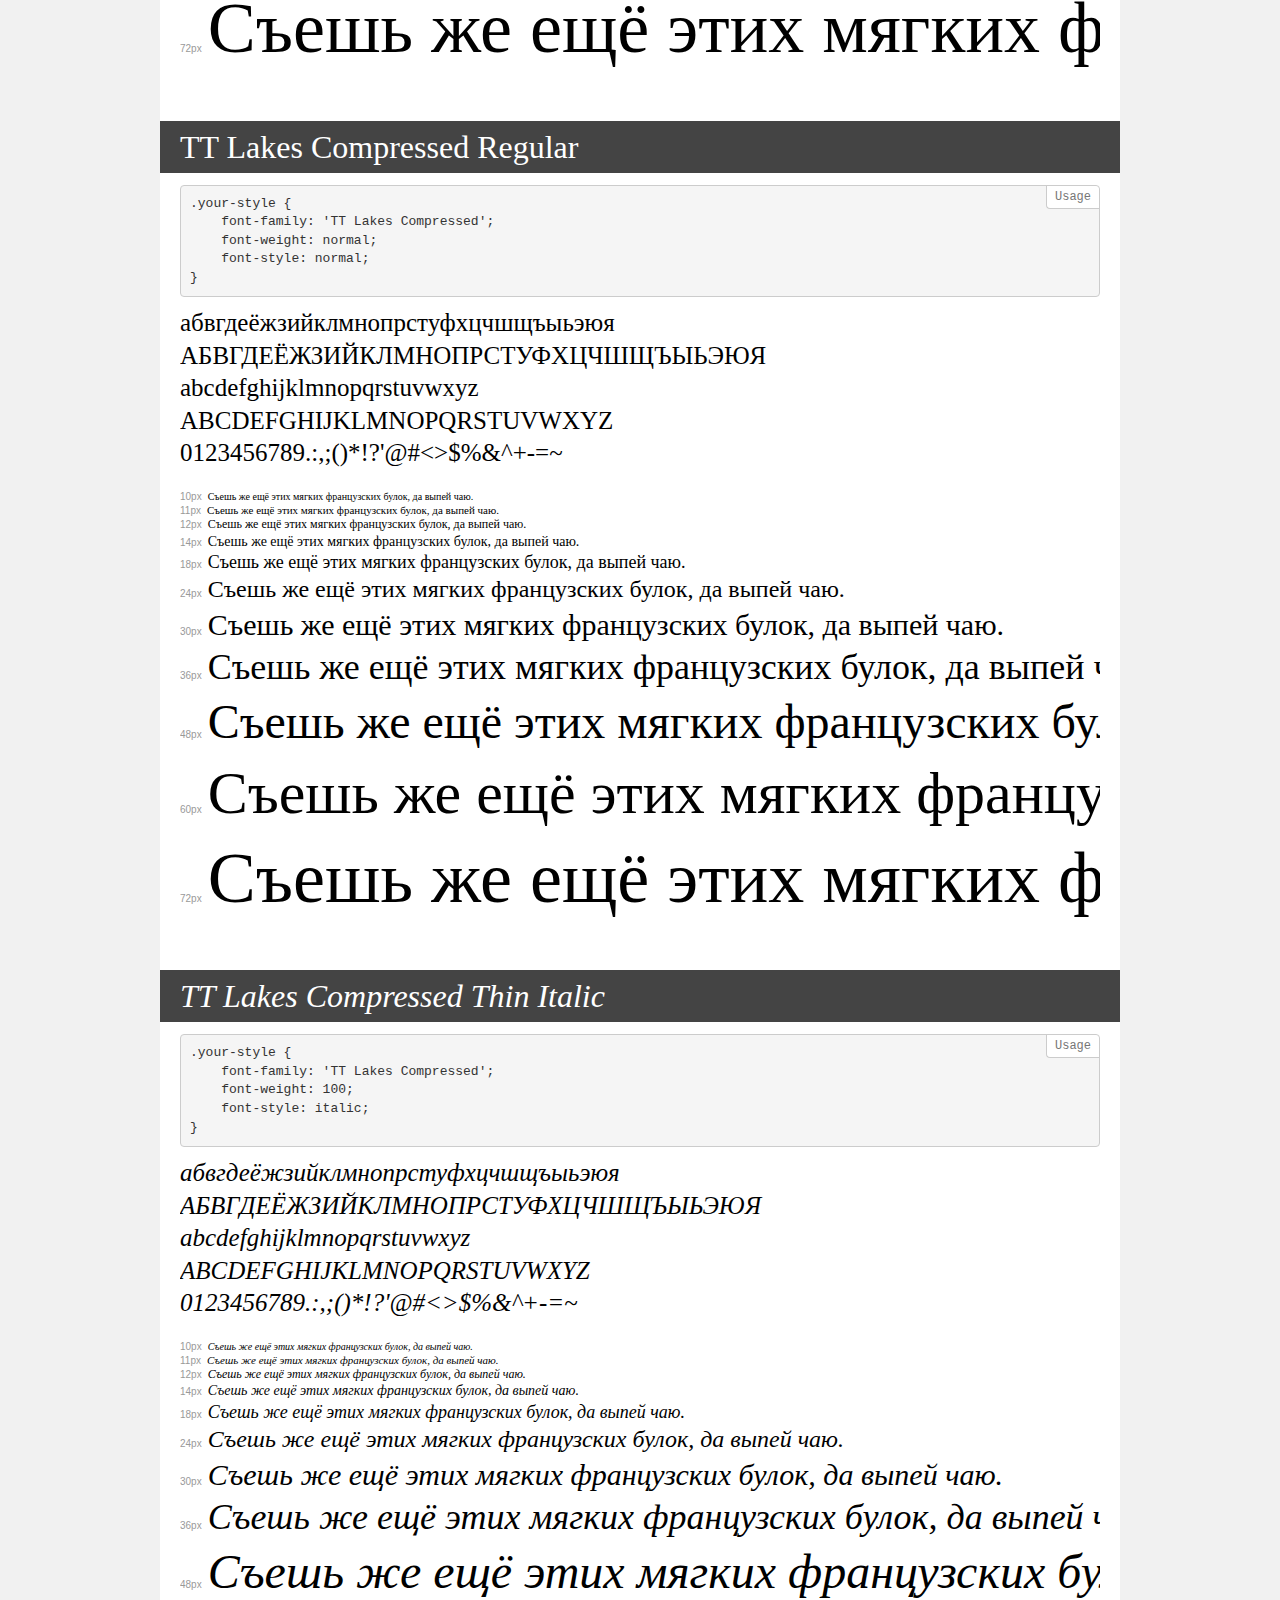
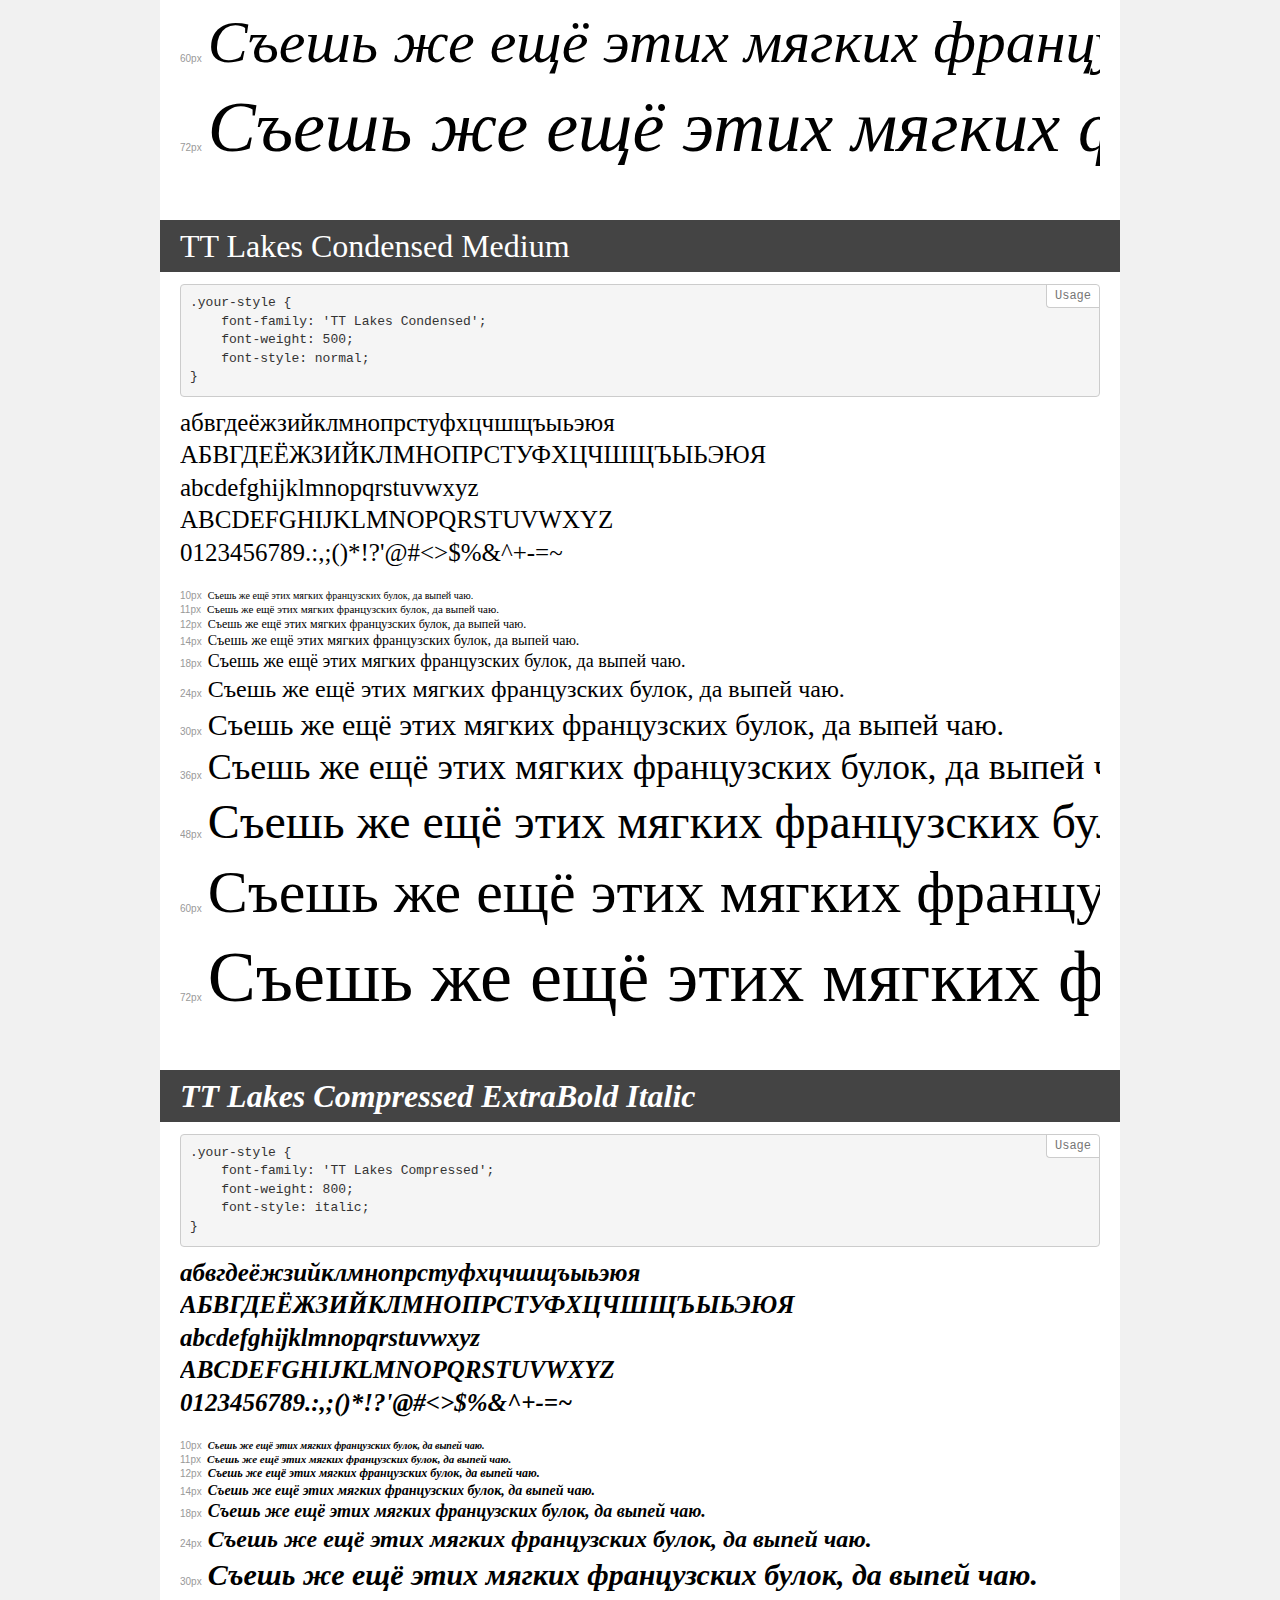
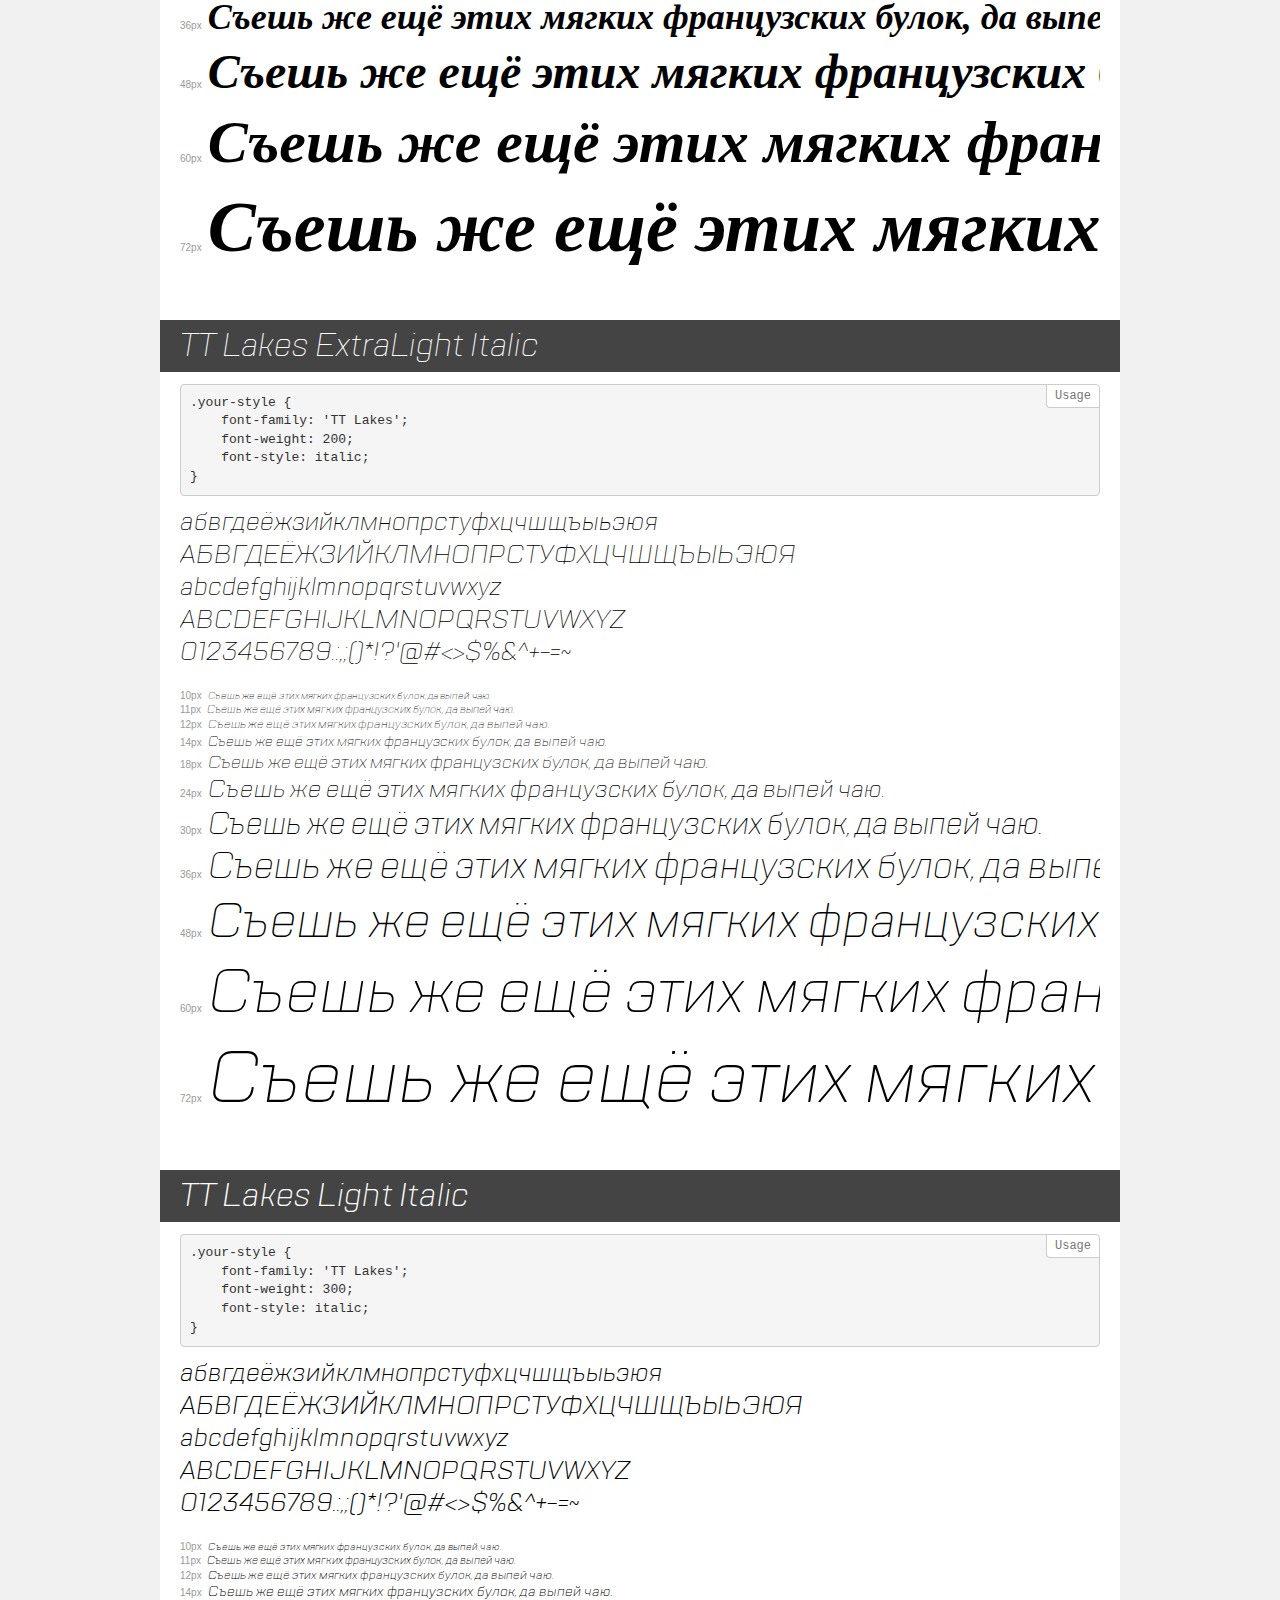
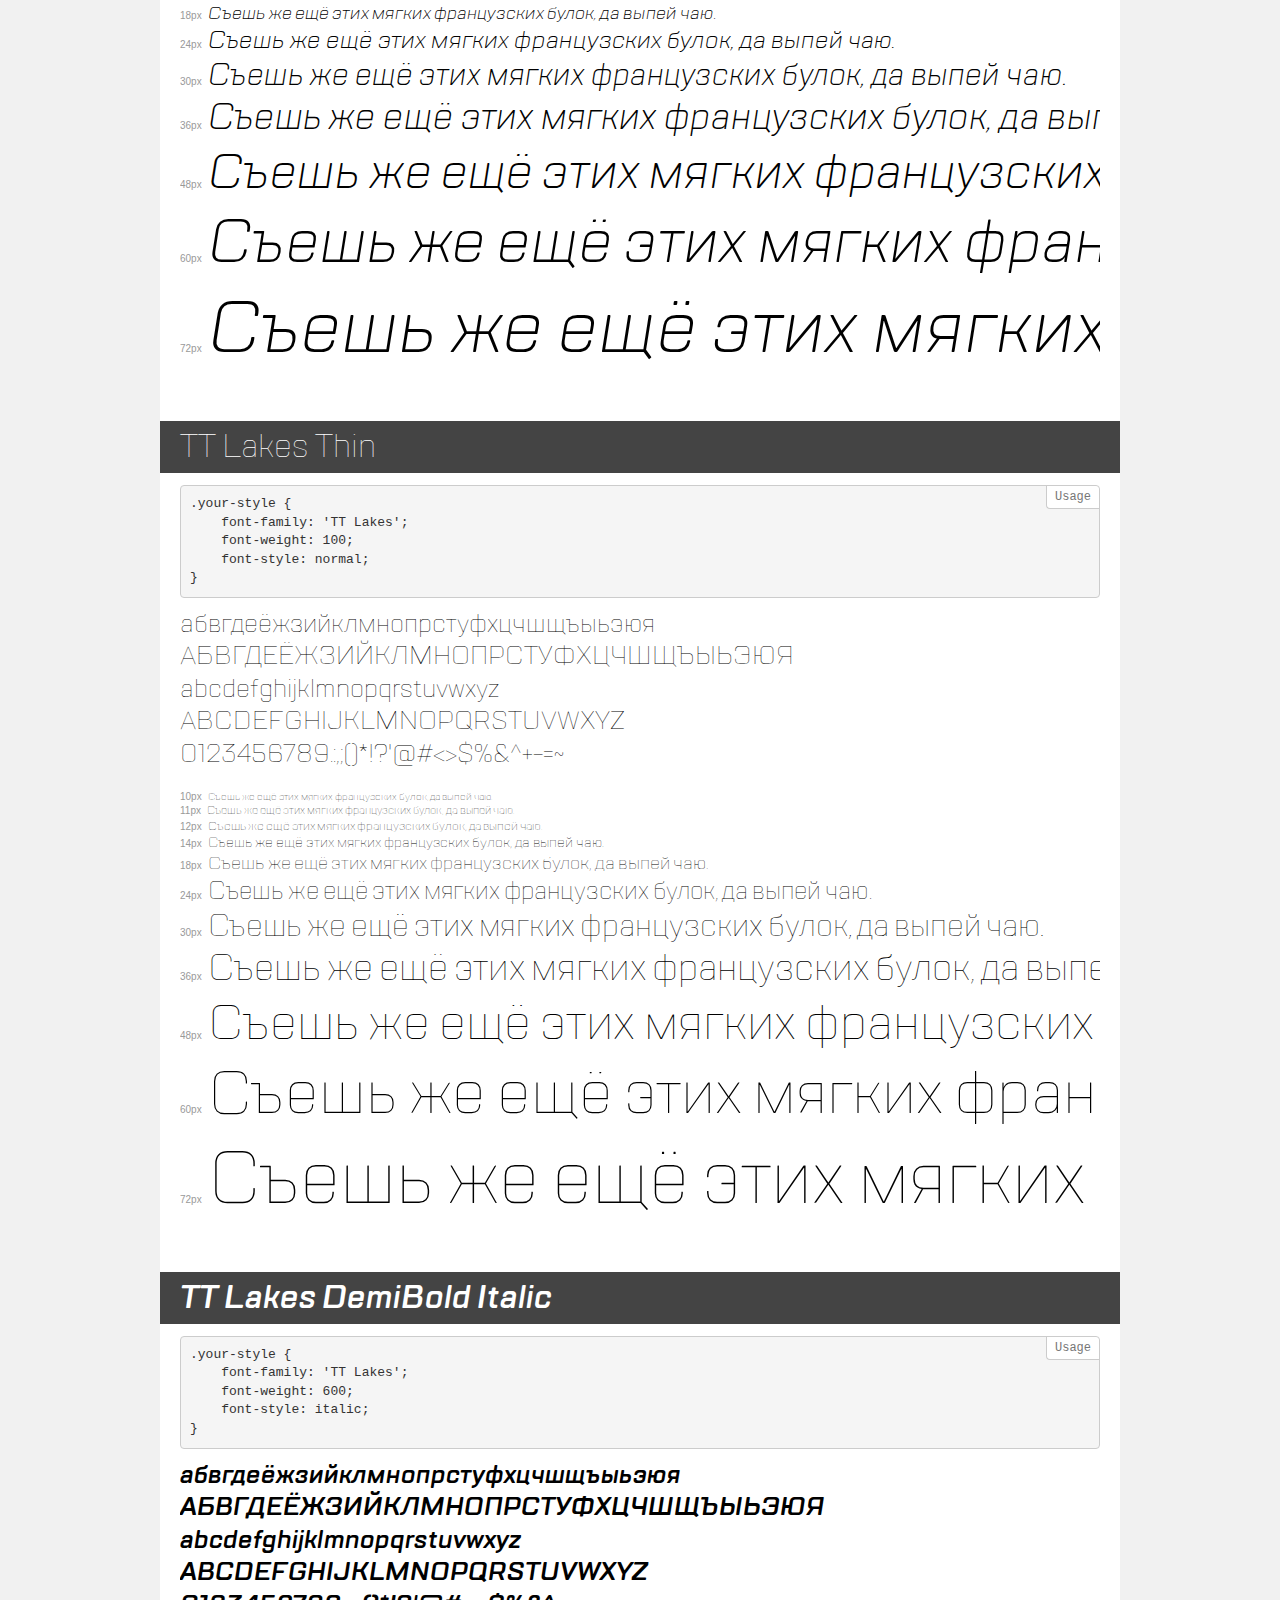
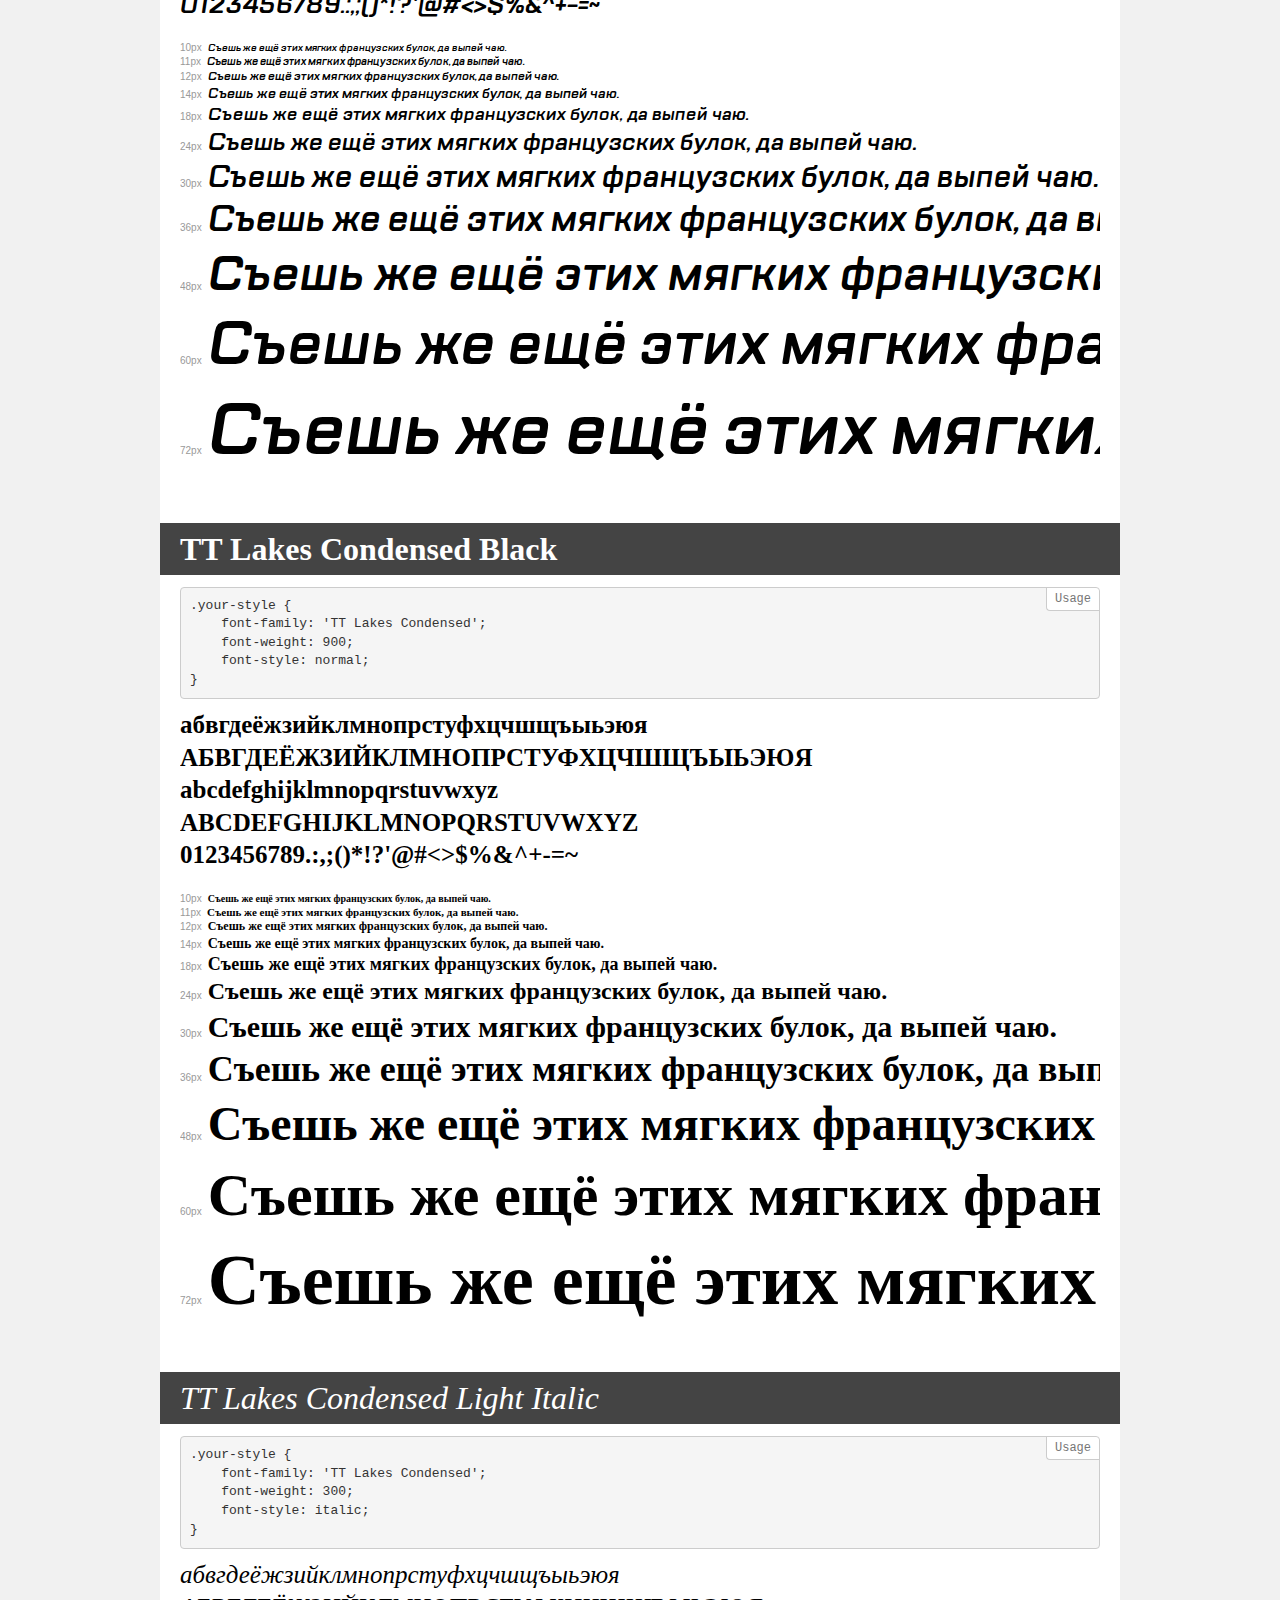
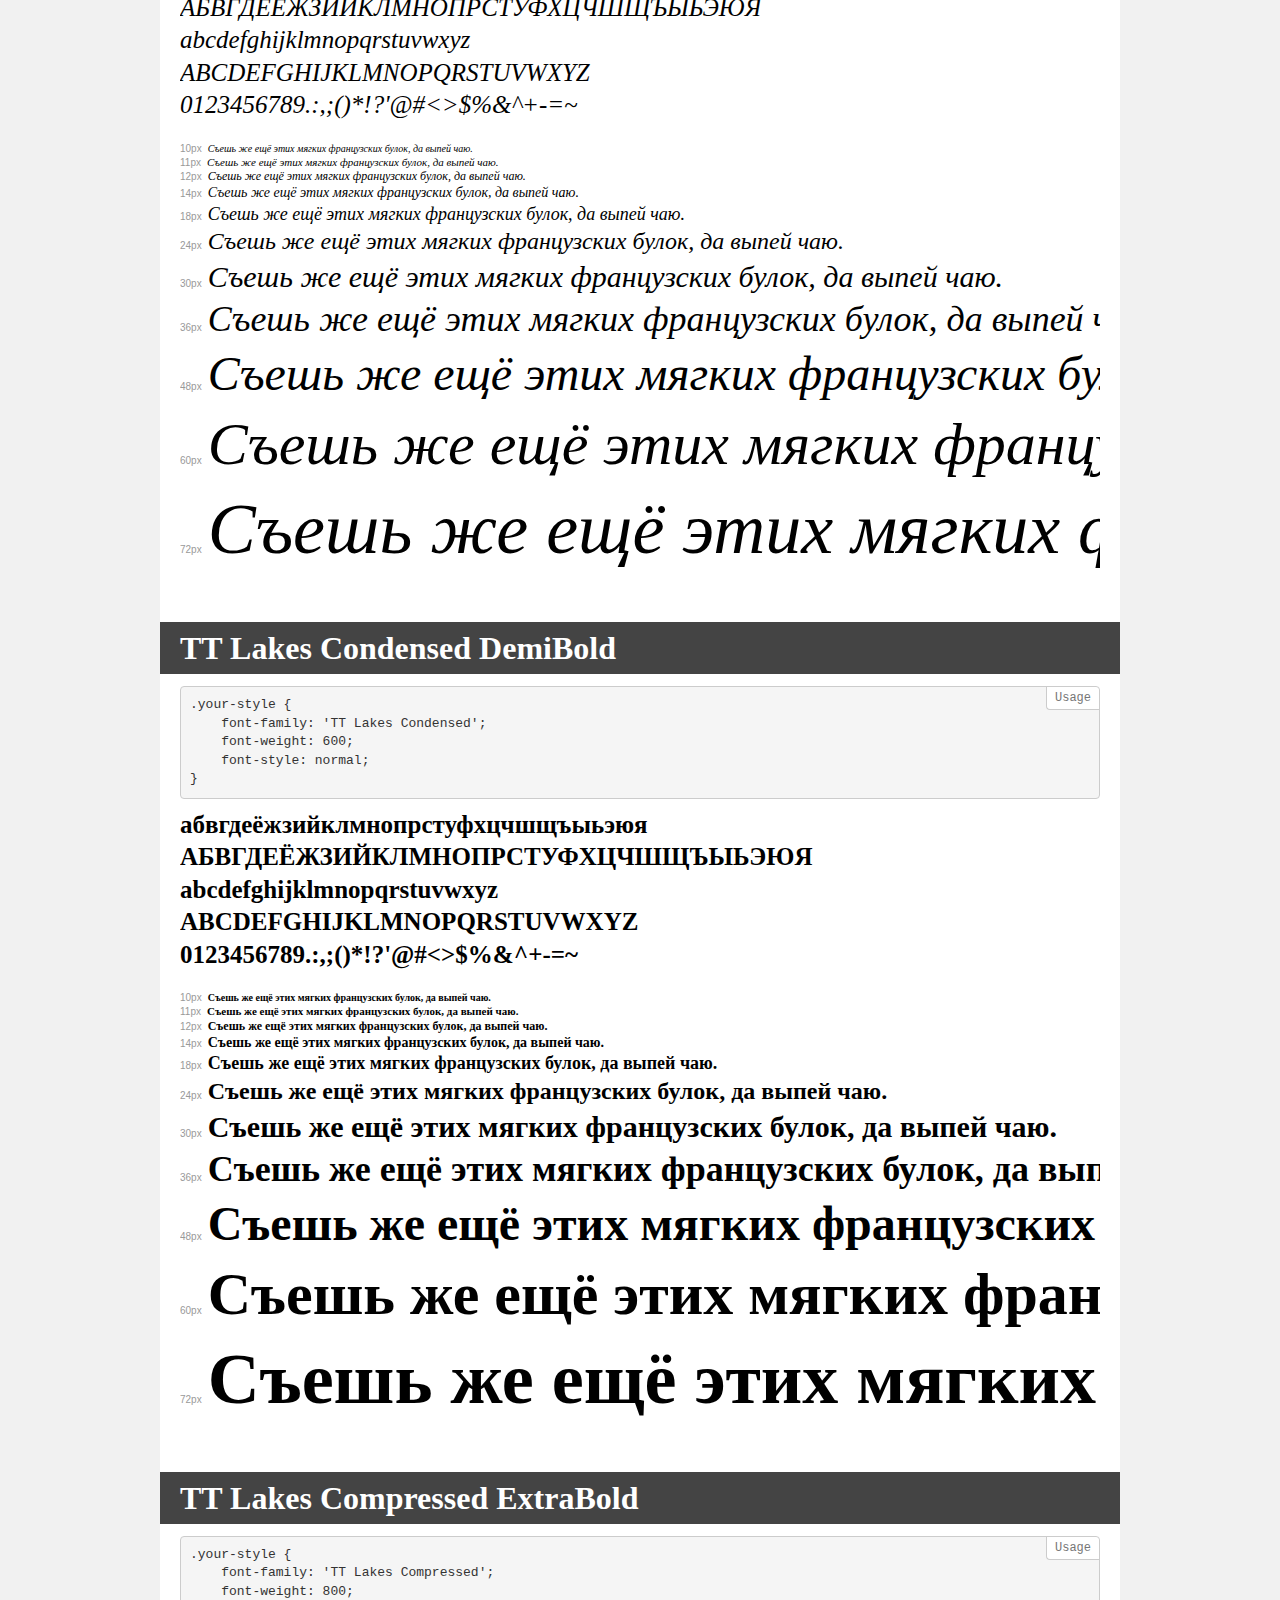
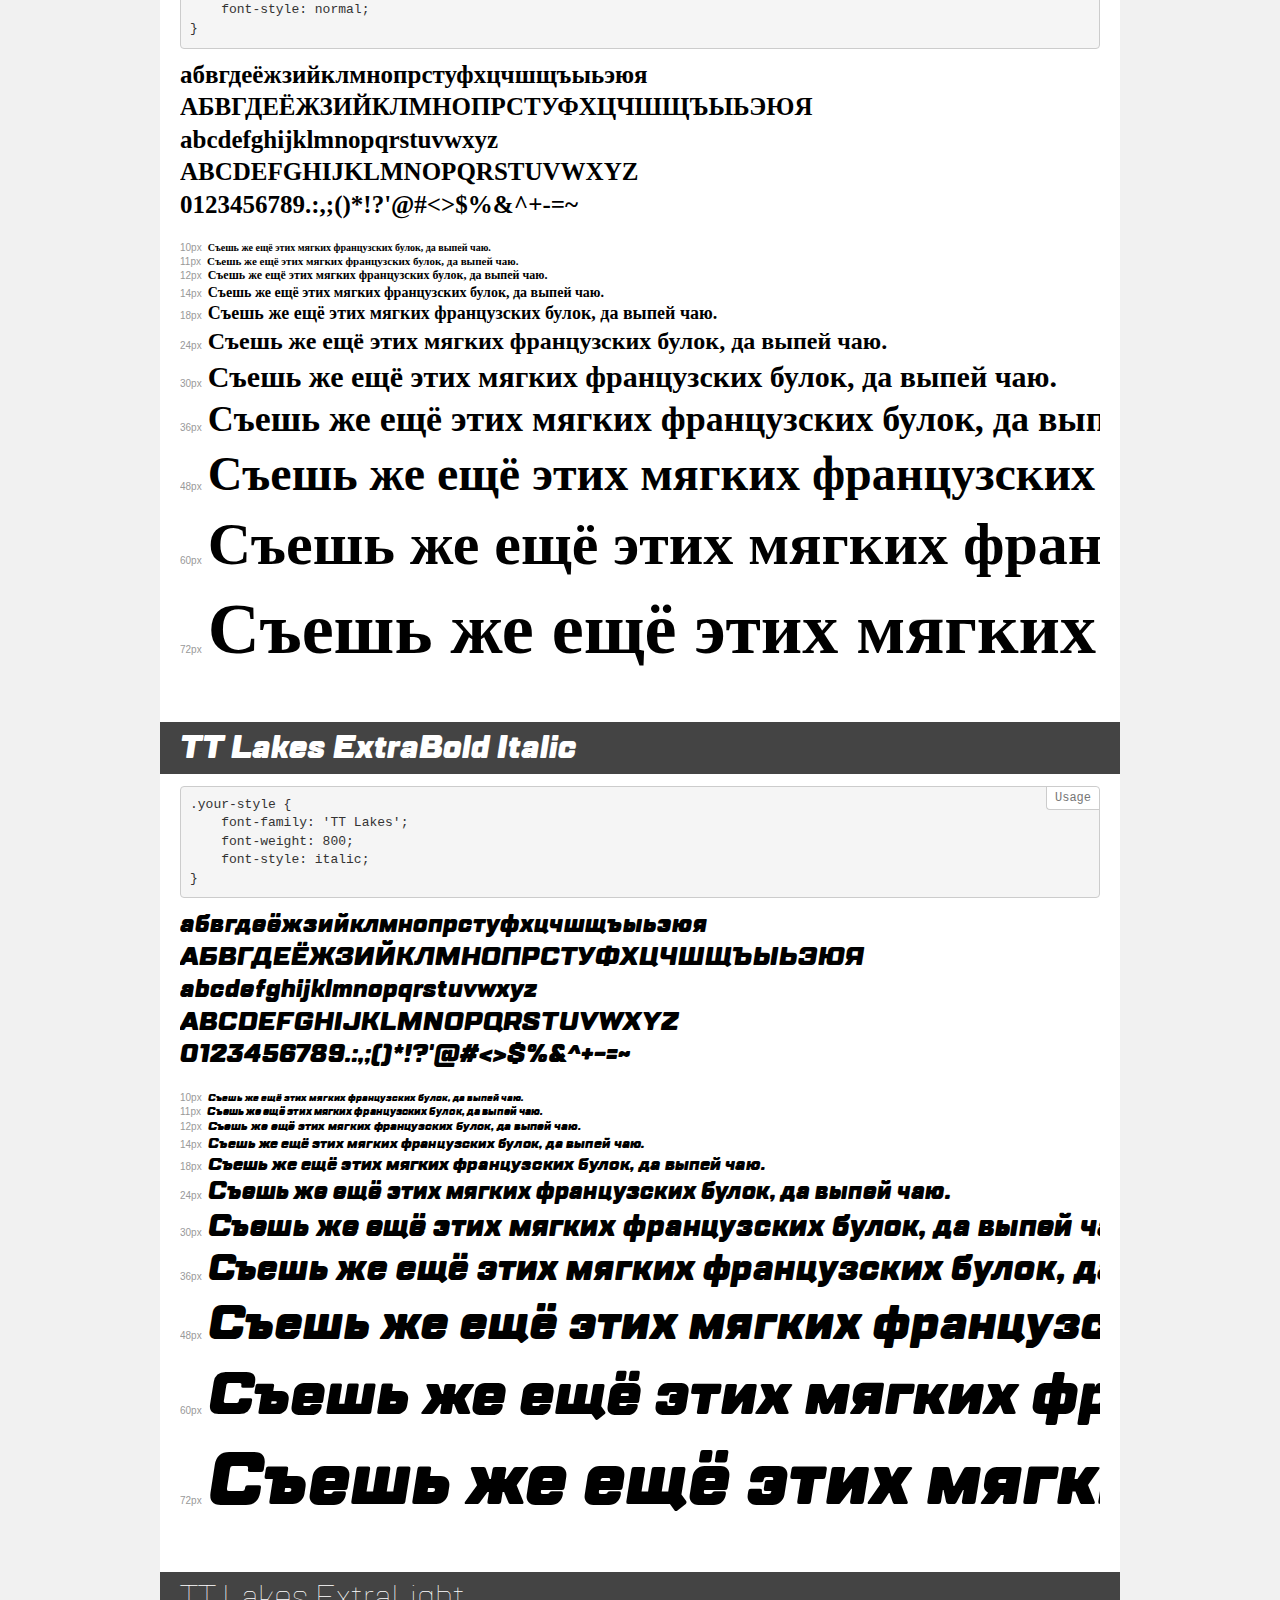
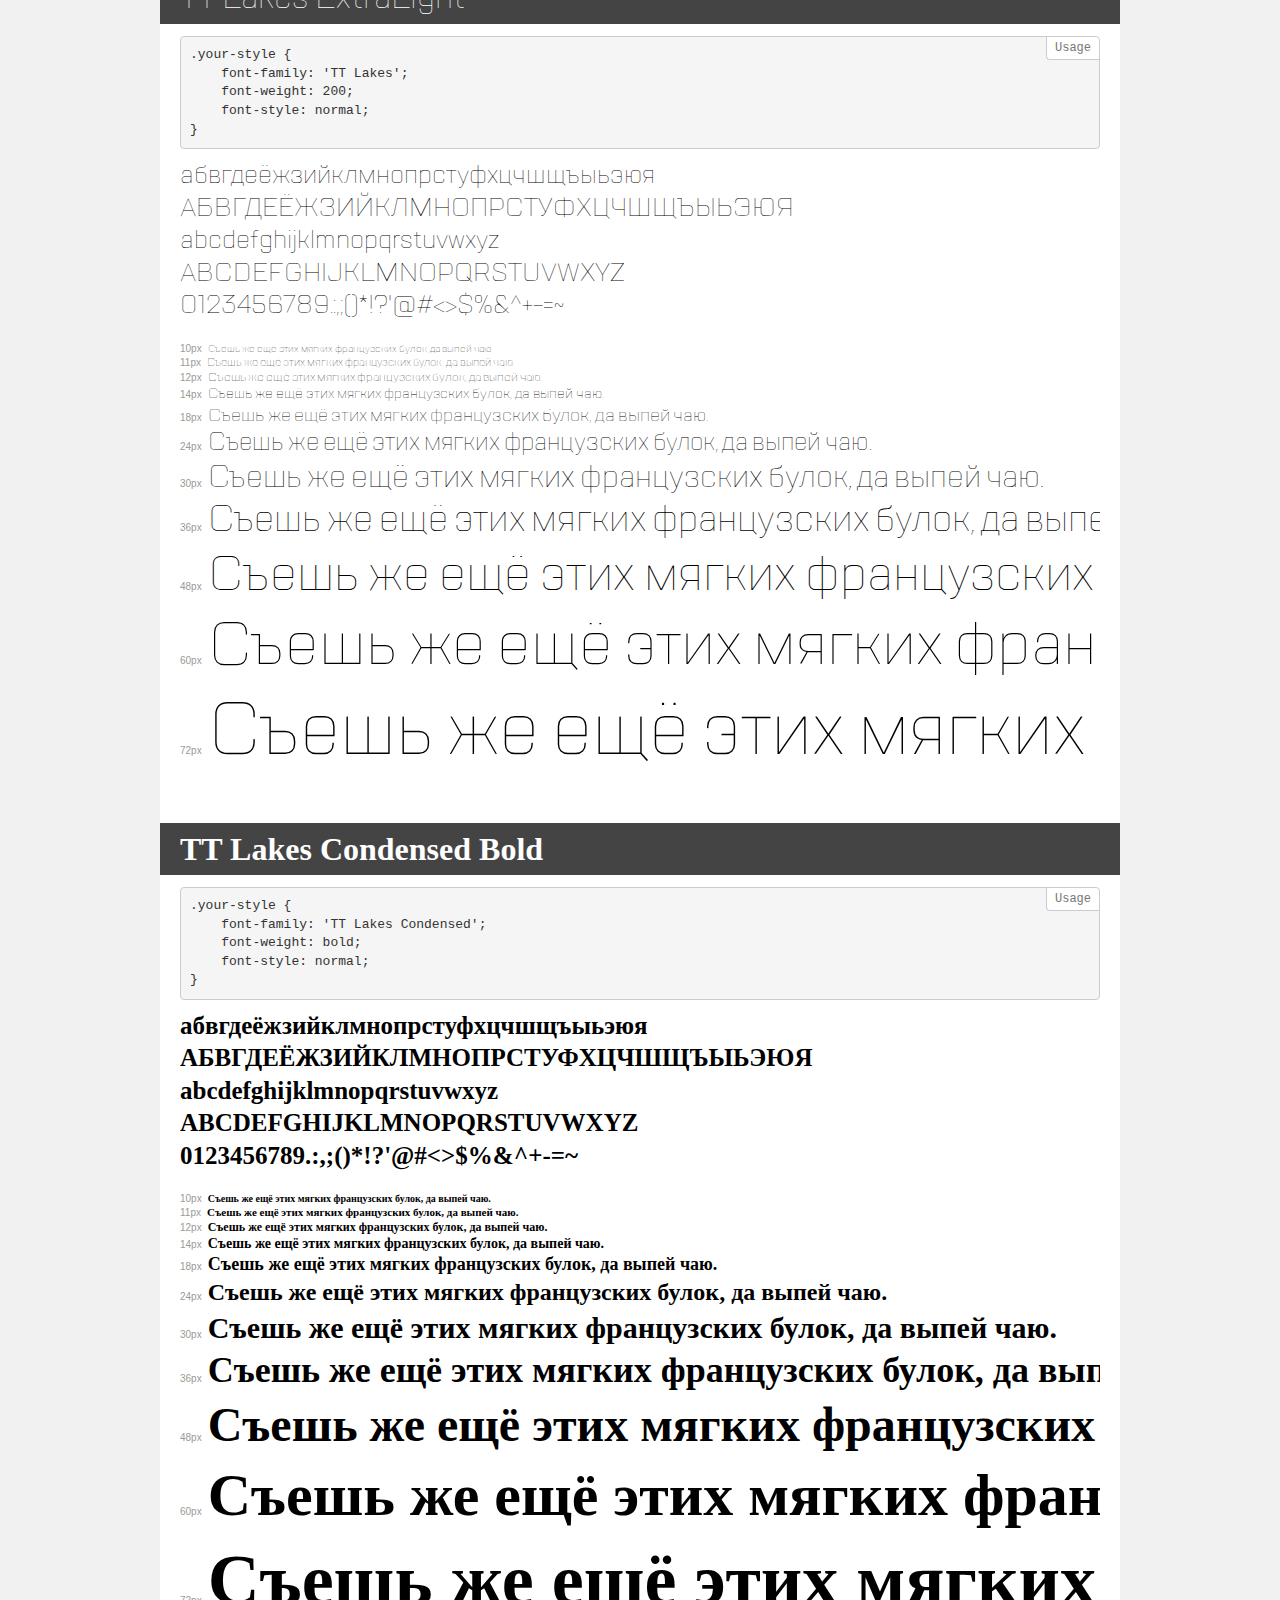
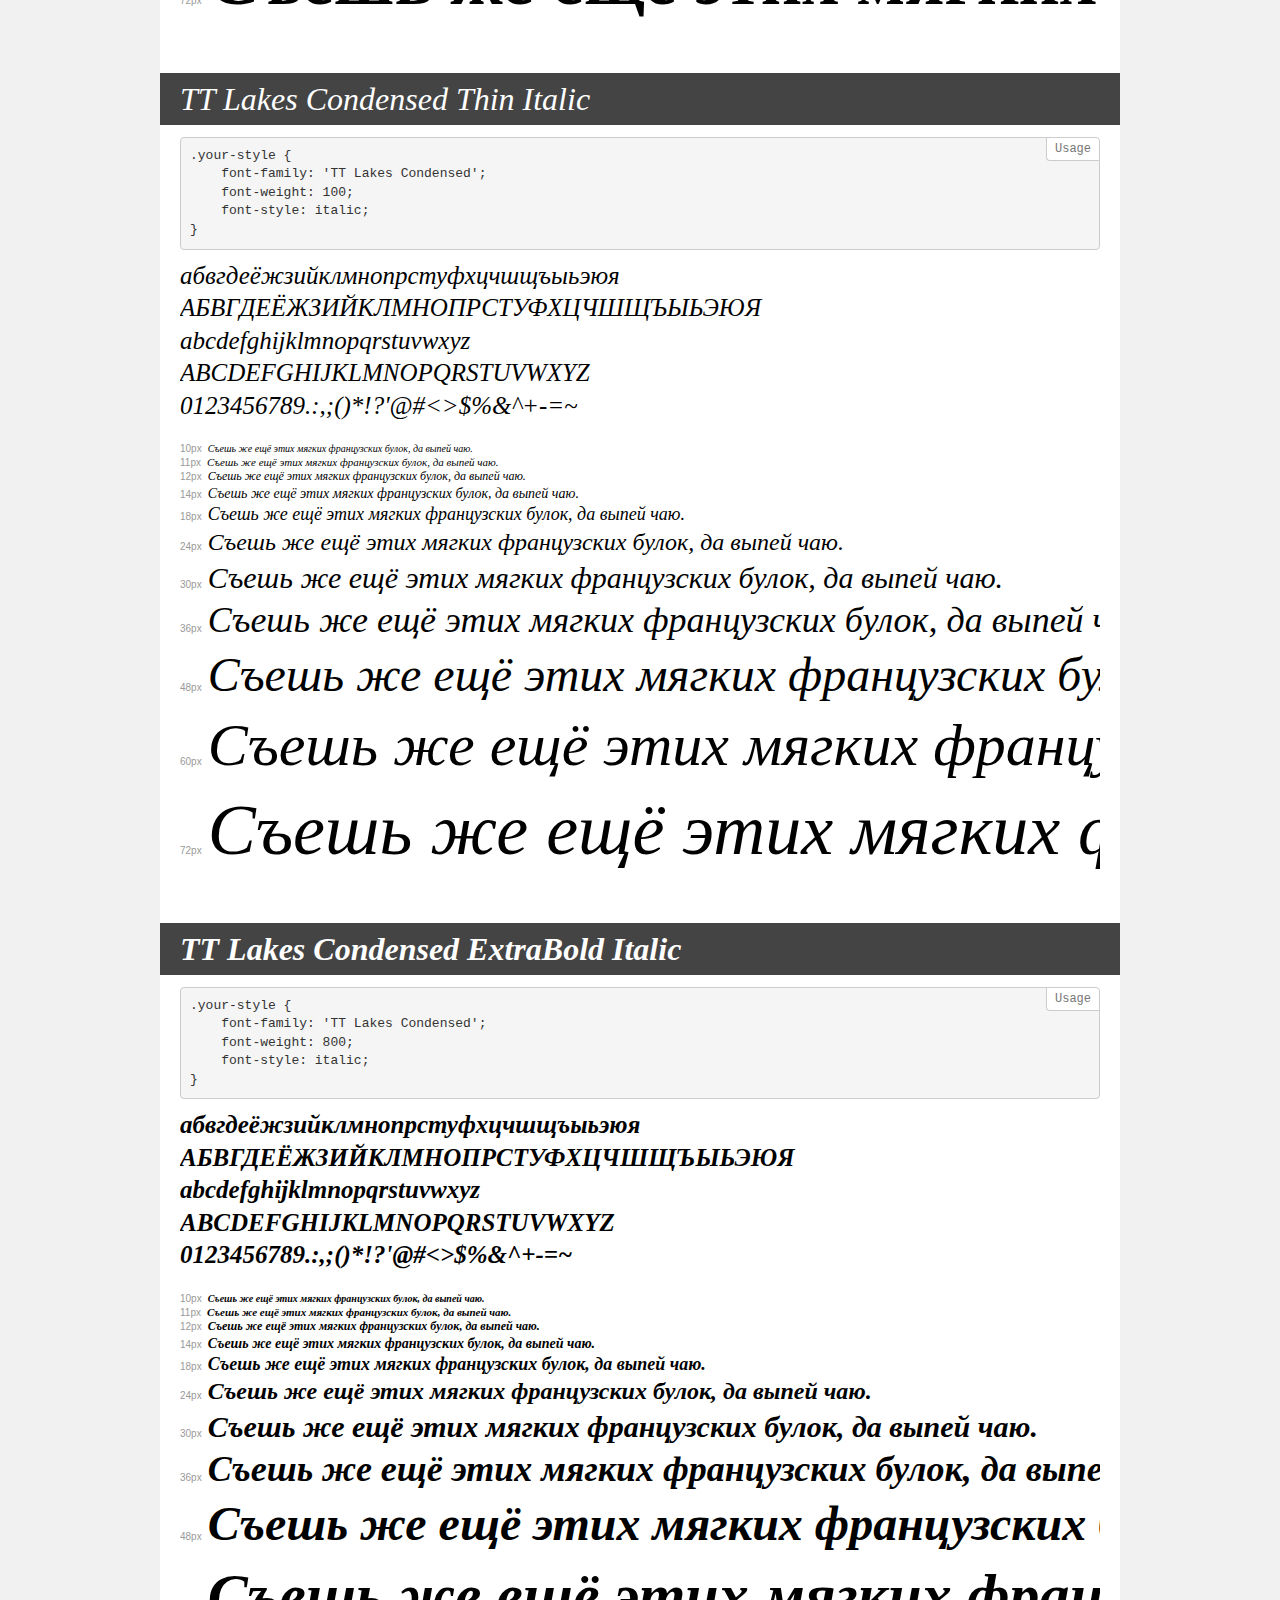
<file: src/fonts/demo.html>
<!DOCTYPE html>
<html>
<head>
    <meta charset="utf-8">
    <meta http-equiv="X-UA-Compatible" content="IE=edge">
    <meta name="viewport" content="width=device-width, initial-scale=1">
    <meta name="robots" content="noindex, noarchive">
    <meta name="format-detection" content="telephone=no">
    <title>Transfonter demo</title>
    <link href="stylesheet.css" rel="stylesheet">
    <style>
        /*
        http://meyerweb.com/eric/tools/css/reset/
        v2.0 | 20110126
        License: none (public domain)
        */
        html, body, div, span, applet, object, iframe,
        h1, h2, h3, h4, h5, h6, p, blockquote, pre,
        a, abbr, acronym, address, big, cite, code,
        del, dfn, em, img, ins, kbd, q, s, samp,
        small, strike, strong, sub, sup, tt, var,
        b, u, i, center,
        dl, dt, dd, ol, ul, li,
        fieldset, form, label, legend,
        table, caption, tbody, tfoot, thead, tr, th, td,
        article, aside, canvas, details, embed,
        figure, figcaption, footer, header, hgroup,
        menu, nav, output, ruby, section, summary,
        time, mark, audio, video {
            margin: 0;
            padding: 0;
            border: 0;
            font-size: 100%;
            font: inherit;
            vertical-align: baseline;
        }
        /* HTML5 display-role reset for older browsers */
        article, aside, details, figcaption, figure,
        footer, header, hgroup, menu, nav, section {
            display: block;
        }
        body {
            line-height: 1;
        }
        ol, ul {
            list-style: none;
        }
        blockquote, q {
            quotes: none;
        }
        blockquote:before, blockquote:after,
        q:before, q:after {
            content: '';
            content: none;
        }
        table {
            border-collapse: collapse;
            border-spacing: 0;
        }
        /* common styles */
        body {
            background: #f1f1f1;
            color: #000;
        }
        .page {
            background: #fff;
            width: 920px;
            margin: 0 auto;
            padding: 20px 20px 0 20px;
            overflow: hidden;
        }
        .font-container {
            overflow-x: auto;
            overflow-y: hidden;
            margin-bottom: 40px;
            line-height: 1.3;
            white-space: nowrap;
            padding-bottom: 5px;
        }
        h1 {
            position: relative;
            background: #444;
            font-size: 32px;
            color: #fff;
            padding: 10px 20px;
            margin: 0 -20px 12px -20px;
        }
        .letters {
            font-size: 25px;
            margin-bottom: 20px;
        }
        .s10:before {
            content: '10px';
        }
        .s11:before {
            content: '11px';
        }
        .s12:before {
            content: '12px';
        }
        .s14:before {
            content: '14px';
        }
        .s18:before {
            content: '18px';
        }
        .s24:before {
            content: '24px';
        }
        .s30:before {
            content: '30px';
        }
        .s36:before {
            content: '36px';
        }
        .s48:before {
            content: '48px';
        }
        .s60:before {
            content: '60px';
        }
        .s72:before {
            content: '72px';
        }
        .s10:before, .s11:before, .s12:before, .s14:before,
        .s18:before, .s24:before, .s30:before, .s36:before,
        .s48:before, .s60:before, .s72:before {
            font-family: Arial, sans-serif;
            font-size: 10px;
            font-weight: normal;
            font-style: normal;
            color: #999;
            padding-right: 6px;
        }
        pre {
            display: block;
            position: relative;
            padding: 9px;
            margin: 0 0 10px;
            font-family: Monaco, Menlo, Consolas, "Courier New", monospace !important;
            font-size: 13px;
            line-height: 1.428571429;
            color: #333;
            font-weight: normal !important;
            font-style: normal !important;
            background-color: #f5f5f5;
            border: 1px solid #ccc;
            overflow-x: auto;
            border-radius: 4px;
        }
        pre:after {
            display: block;
            position: absolute;
            right: 0;
            top: 0;
            content: 'Usage';
            line-height: 1;
            padding: 5px 8px;
            font-size: 12px;
            color: #767676;
            background-color: #fff;
            border: 1px solid #ccc;
            border-right: none;
            border-top: none;
            border-radius: 0 4px 0 4px;
            z-index: 10;
        }
        /* responsive */
        @media (max-width: 959px) {
            .page {
                width: auto;
                margin: 0;
            }
        }
    </style>
</head>
<body>
<div class="page">
    <div class="demo" style="font-family: 'TT Lakes'; font-weight: normal; font-style: italic;">
        <h1>TT Lakes Italic</h1>
        <pre>.your-style {
    font-family: 'TT Lakes';
    font-weight: normal;
    font-style: italic;
}</pre>
        <div class="font-container">
            <p class="letters">
                абвгдеёжзийклмнопрстуфхцчшщъыьэюя<br>
АБВГДЕЁЖЗИЙКЛМНОПРСТУФХЦЧШЩЪЫЬЭЮЯ<br>
abcdefghijklmnopqrstuvwxyz<br>
ABCDEFGHIJKLMNOPQRSTUVWXYZ<br>
                0123456789.:,;()*!?'@#<>$%&^+-=~
            </p>
            <p class="s10" style="font-size: 10px;">Съешь же ещё этих мягких французских булок, да выпей чаю.</p>
            <p class="s11" style="font-size: 11px;">Съешь же ещё этих мягких французских булок, да выпей чаю.</p>
            <p class="s12" style="font-size: 12px;">Съешь же ещё этих мягких французских булок, да выпей чаю.</p>
            <p class="s14" style="font-size: 14px;">Съешь же ещё этих мягких французских булок, да выпей чаю.</p>
            <p class="s18" style="font-size: 18px;">Съешь же ещё этих мягких французских булок, да выпей чаю.</p>
            <p class="s24" style="font-size: 24px;">Съешь же ещё этих мягких французских булок, да выпей чаю.</p>
            <p class="s30" style="font-size: 30px;">Съешь же ещё этих мягких французских булок, да выпей чаю.</p>
            <p class="s36" style="font-size: 36px;">Съешь же ещё этих мягких французских булок, да выпей чаю.</p>
            <p class="s48" style="font-size: 48px;">Съешь же ещё этих мягких французских булок, да выпей чаю.</p>
            <p class="s60" style="font-size: 60px;">Съешь же ещё этих мягких французских булок, да выпей чаю.</p>
            <p class="s72" style="font-size: 72px;">Съешь же ещё этих мягких французских булок, да выпей чаю.</p>
        </div>
    </div>
    <div class="demo" style="font-family: 'TT Lakes Condensed'; font-weight: 200; font-style: normal;">
        <h1>TT Lakes Condensed ExtraLight</h1>
        <pre>.your-style {
    font-family: 'TT Lakes Condensed';
    font-weight: 200;
    font-style: normal;
}</pre>
        <div class="font-container">
            <p class="letters">
                абвгдеёжзийклмнопрстуфхцчшщъыьэюя<br>
АБВГДЕЁЖЗИЙКЛМНОПРСТУФХЦЧШЩЪЫЬЭЮЯ<br>
abcdefghijklmnopqrstuvwxyz<br>
ABCDEFGHIJKLMNOPQRSTUVWXYZ<br>
                0123456789.:,;()*!?'@#<>$%&^+-=~
            </p>
            <p class="s10" style="font-size: 10px;">Съешь же ещё этих мягких французских булок, да выпей чаю.</p>
            <p class="s11" style="font-size: 11px;">Съешь же ещё этих мягких французских булок, да выпей чаю.</p>
            <p class="s12" style="font-size: 12px;">Съешь же ещё этих мягких французских булок, да выпей чаю.</p>
            <p class="s14" style="font-size: 14px;">Съешь же ещё этих мягких французских булок, да выпей чаю.</p>
            <p class="s18" style="font-size: 18px;">Съешь же ещё этих мягких французских булок, да выпей чаю.</p>
            <p class="s24" style="font-size: 24px;">Съешь же ещё этих мягких французских булок, да выпей чаю.</p>
            <p class="s30" style="font-size: 30px;">Съешь же ещё этих мягких французских булок, да выпей чаю.</p>
            <p class="s36" style="font-size: 36px;">Съешь же ещё этих мягких французских булок, да выпей чаю.</p>
            <p class="s48" style="font-size: 48px;">Съешь же ещё этих мягких французских булок, да выпей чаю.</p>
            <p class="s60" style="font-size: 60px;">Съешь же ещё этих мягких французских булок, да выпей чаю.</p>
            <p class="s72" style="font-size: 72px;">Съешь же ещё этих мягких французских булок, да выпей чаю.</p>
        </div>
    </div>
    <div class="demo" style="font-family: 'TT Lakes Compressed'; font-weight: normal; font-style: normal;">
        <h1>TT Lakes Compressed Regular</h1>
        <pre>.your-style {
    font-family: 'TT Lakes Compressed';
    font-weight: normal;
    font-style: normal;
}</pre>
        <div class="font-container">
            <p class="letters">
                абвгдеёжзийклмнопрстуфхцчшщъыьэюя<br>
АБВГДЕЁЖЗИЙКЛМНОПРСТУФХЦЧШЩЪЫЬЭЮЯ<br>
abcdefghijklmnopqrstuvwxyz<br>
ABCDEFGHIJKLMNOPQRSTUVWXYZ<br>
                0123456789.:,;()*!?'@#<>$%&^+-=~
            </p>
            <p class="s10" style="font-size: 10px;">Съешь же ещё этих мягких французских булок, да выпей чаю.</p>
            <p class="s11" style="font-size: 11px;">Съешь же ещё этих мягких французских булок, да выпей чаю.</p>
            <p class="s12" style="font-size: 12px;">Съешь же ещё этих мягких французских булок, да выпей чаю.</p>
            <p class="s14" style="font-size: 14px;">Съешь же ещё этих мягких французских булок, да выпей чаю.</p>
            <p class="s18" style="font-size: 18px;">Съешь же ещё этих мягких французских булок, да выпей чаю.</p>
            <p class="s24" style="font-size: 24px;">Съешь же ещё этих мягких французских булок, да выпей чаю.</p>
            <p class="s30" style="font-size: 30px;">Съешь же ещё этих мягких французских булок, да выпей чаю.</p>
            <p class="s36" style="font-size: 36px;">Съешь же ещё этих мягких французских булок, да выпей чаю.</p>
            <p class="s48" style="font-size: 48px;">Съешь же ещё этих мягких французских булок, да выпей чаю.</p>
            <p class="s60" style="font-size: 60px;">Съешь же ещё этих мягких французских булок, да выпей чаю.</p>
            <p class="s72" style="font-size: 72px;">Съешь же ещё этих мягких французских булок, да выпей чаю.</p>
        </div>
    </div>
    <div class="demo" style="font-family: 'TT Lakes Compressed'; font-weight: 100; font-style: italic;">
        <h1>TT Lakes Compressed Thin Italic</h1>
        <pre>.your-style {
    font-family: 'TT Lakes Compressed';
    font-weight: 100;
    font-style: italic;
}</pre>
        <div class="font-container">
            <p class="letters">
                абвгдеёжзийклмнопрстуфхцчшщъыьэюя<br>
АБВГДЕЁЖЗИЙКЛМНОПРСТУФХЦЧШЩЪЫЬЭЮЯ<br>
abcdefghijklmnopqrstuvwxyz<br>
ABCDEFGHIJKLMNOPQRSTUVWXYZ<br>
                0123456789.:,;()*!?'@#<>$%&^+-=~
            </p>
            <p class="s10" style="font-size: 10px;">Съешь же ещё этих мягких французских булок, да выпей чаю.</p>
            <p class="s11" style="font-size: 11px;">Съешь же ещё этих мягких французских булок, да выпей чаю.</p>
            <p class="s12" style="font-size: 12px;">Съешь же ещё этих мягких французских булок, да выпей чаю.</p>
            <p class="s14" style="font-size: 14px;">Съешь же ещё этих мягких французских булок, да выпей чаю.</p>
            <p class="s18" style="font-size: 18px;">Съешь же ещё этих мягких французских булок, да выпей чаю.</p>
            <p class="s24" style="font-size: 24px;">Съешь же ещё этих мягких французских булок, да выпей чаю.</p>
            <p class="s30" style="font-size: 30px;">Съешь же ещё этих мягких французских булок, да выпей чаю.</p>
            <p class="s36" style="font-size: 36px;">Съешь же ещё этих мягких французских булок, да выпей чаю.</p>
            <p class="s48" style="font-size: 48px;">Съешь же ещё этих мягких французских булок, да выпей чаю.</p>
            <p class="s60" style="font-size: 60px;">Съешь же ещё этих мягких французских булок, да выпей чаю.</p>
            <p class="s72" style="font-size: 72px;">Съешь же ещё этих мягких французских булок, да выпей чаю.</p>
        </div>
    </div>
    <div class="demo" style="font-family: 'TT Lakes Condensed'; font-weight: 500; font-style: normal;">
        <h1>TT Lakes Condensed Medium</h1>
        <pre>.your-style {
    font-family: 'TT Lakes Condensed';
    font-weight: 500;
    font-style: normal;
}</pre>
        <div class="font-container">
            <p class="letters">
                абвгдеёжзийклмнопрстуфхцчшщъыьэюя<br>
АБВГДЕЁЖЗИЙКЛМНОПРСТУФХЦЧШЩЪЫЬЭЮЯ<br>
abcdefghijklmnopqrstuvwxyz<br>
ABCDEFGHIJKLMNOPQRSTUVWXYZ<br>
                0123456789.:,;()*!?'@#<>$%&^+-=~
            </p>
            <p class="s10" style="font-size: 10px;">Съешь же ещё этих мягких французских булок, да выпей чаю.</p>
            <p class="s11" style="font-size: 11px;">Съешь же ещё этих мягких французских булок, да выпей чаю.</p>
            <p class="s12" style="font-size: 12px;">Съешь же ещё этих мягких французских булок, да выпей чаю.</p>
            <p class="s14" style="font-size: 14px;">Съешь же ещё этих мягких французских булок, да выпей чаю.</p>
            <p class="s18" style="font-size: 18px;">Съешь же ещё этих мягких французских булок, да выпей чаю.</p>
            <p class="s24" style="font-size: 24px;">Съешь же ещё этих мягких французских булок, да выпей чаю.</p>
            <p class="s30" style="font-size: 30px;">Съешь же ещё этих мягких французских булок, да выпей чаю.</p>
            <p class="s36" style="font-size: 36px;">Съешь же ещё этих мягких французских булок, да выпей чаю.</p>
            <p class="s48" style="font-size: 48px;">Съешь же ещё этих мягких французских булок, да выпей чаю.</p>
            <p class="s60" style="font-size: 60px;">Съешь же ещё этих мягких французских булок, да выпей чаю.</p>
            <p class="s72" style="font-size: 72px;">Съешь же ещё этих мягких французских булок, да выпей чаю.</p>
        </div>
    </div>
    <div class="demo" style="font-family: 'TT Lakes Compressed'; font-weight: 800; font-style: italic;">
        <h1>TT Lakes Compressed ExtraBold Italic</h1>
        <pre>.your-style {
    font-family: 'TT Lakes Compressed';
    font-weight: 800;
    font-style: italic;
}</pre>
        <div class="font-container">
            <p class="letters">
                абвгдеёжзийклмнопрстуфхцчшщъыьэюя<br>
АБВГДЕЁЖЗИЙКЛМНОПРСТУФХЦЧШЩЪЫЬЭЮЯ<br>
abcdefghijklmnopqrstuvwxyz<br>
ABCDEFGHIJKLMNOPQRSTUVWXYZ<br>
                0123456789.:,;()*!?'@#<>$%&^+-=~
            </p>
            <p class="s10" style="font-size: 10px;">Съешь же ещё этих мягких французских булок, да выпей чаю.</p>
            <p class="s11" style="font-size: 11px;">Съешь же ещё этих мягких французских булок, да выпей чаю.</p>
            <p class="s12" style="font-size: 12px;">Съешь же ещё этих мягких французских булок, да выпей чаю.</p>
            <p class="s14" style="font-size: 14px;">Съешь же ещё этих мягких французских булок, да выпей чаю.</p>
            <p class="s18" style="font-size: 18px;">Съешь же ещё этих мягких французских булок, да выпей чаю.</p>
            <p class="s24" style="font-size: 24px;">Съешь же ещё этих мягких французских булок, да выпей чаю.</p>
            <p class="s30" style="font-size: 30px;">Съешь же ещё этих мягких французских булок, да выпей чаю.</p>
            <p class="s36" style="font-size: 36px;">Съешь же ещё этих мягких французских булок, да выпей чаю.</p>
            <p class="s48" style="font-size: 48px;">Съешь же ещё этих мягких французских булок, да выпей чаю.</p>
            <p class="s60" style="font-size: 60px;">Съешь же ещё этих мягких французских булок, да выпей чаю.</p>
            <p class="s72" style="font-size: 72px;">Съешь же ещё этих мягких французских булок, да выпей чаю.</p>
        </div>
    </div>
    <div class="demo" style="font-family: 'TT Lakes'; font-weight: 200; font-style: italic;">
        <h1>TT Lakes ExtraLight Italic</h1>
        <pre>.your-style {
    font-family: 'TT Lakes';
    font-weight: 200;
    font-style: italic;
}</pre>
        <div class="font-container">
            <p class="letters">
                абвгдеёжзийклмнопрстуфхцчшщъыьэюя<br>
АБВГДЕЁЖЗИЙКЛМНОПРСТУФХЦЧШЩЪЫЬЭЮЯ<br>
abcdefghijklmnopqrstuvwxyz<br>
ABCDEFGHIJKLMNOPQRSTUVWXYZ<br>
                0123456789.:,;()*!?'@#<>$%&^+-=~
            </p>
            <p class="s10" style="font-size: 10px;">Съешь же ещё этих мягких французских булок, да выпей чаю.</p>
            <p class="s11" style="font-size: 11px;">Съешь же ещё этих мягких французских булок, да выпей чаю.</p>
            <p class="s12" style="font-size: 12px;">Съешь же ещё этих мягких французских булок, да выпей чаю.</p>
            <p class="s14" style="font-size: 14px;">Съешь же ещё этих мягких французских булок, да выпей чаю.</p>
            <p class="s18" style="font-size: 18px;">Съешь же ещё этих мягких французских булок, да выпей чаю.</p>
            <p class="s24" style="font-size: 24px;">Съешь же ещё этих мягких французских булок, да выпей чаю.</p>
            <p class="s30" style="font-size: 30px;">Съешь же ещё этих мягких французских булок, да выпей чаю.</p>
            <p class="s36" style="font-size: 36px;">Съешь же ещё этих мягких французских булок, да выпей чаю.</p>
            <p class="s48" style="font-size: 48px;">Съешь же ещё этих мягких французских булок, да выпей чаю.</p>
            <p class="s60" style="font-size: 60px;">Съешь же ещё этих мягких французских булок, да выпей чаю.</p>
            <p class="s72" style="font-size: 72px;">Съешь же ещё этих мягких французских булок, да выпей чаю.</p>
        </div>
    </div>
    <div class="demo" style="font-family: 'TT Lakes'; font-weight: 300; font-style: italic;">
        <h1>TT Lakes Light Italic</h1>
        <pre>.your-style {
    font-family: 'TT Lakes';
    font-weight: 300;
    font-style: italic;
}</pre>
        <div class="font-container">
            <p class="letters">
                абвгдеёжзийклмнопрстуфхцчшщъыьэюя<br>
АБВГДЕЁЖЗИЙКЛМНОПРСТУФХЦЧШЩЪЫЬЭЮЯ<br>
abcdefghijklmnopqrstuvwxyz<br>
ABCDEFGHIJKLMNOPQRSTUVWXYZ<br>
                0123456789.:,;()*!?'@#<>$%&^+-=~
            </p>
            <p class="s10" style="font-size: 10px;">Съешь же ещё этих мягких французских булок, да выпей чаю.</p>
            <p class="s11" style="font-size: 11px;">Съешь же ещё этих мягких французских булок, да выпей чаю.</p>
            <p class="s12" style="font-size: 12px;">Съешь же ещё этих мягких французских булок, да выпей чаю.</p>
            <p class="s14" style="font-size: 14px;">Съешь же ещё этих мягких французских булок, да выпей чаю.</p>
            <p class="s18" style="font-size: 18px;">Съешь же ещё этих мягких французских булок, да выпей чаю.</p>
            <p class="s24" style="font-size: 24px;">Съешь же ещё этих мягких французских булок, да выпей чаю.</p>
            <p class="s30" style="font-size: 30px;">Съешь же ещё этих мягких французских булок, да выпей чаю.</p>
            <p class="s36" style="font-size: 36px;">Съешь же ещё этих мягких французских булок, да выпей чаю.</p>
            <p class="s48" style="font-size: 48px;">Съешь же ещё этих мягких французских булок, да выпей чаю.</p>
            <p class="s60" style="font-size: 60px;">Съешь же ещё этих мягких французских булок, да выпей чаю.</p>
            <p class="s72" style="font-size: 72px;">Съешь же ещё этих мягких французских булок, да выпей чаю.</p>
        </div>
    </div>
    <div class="demo" style="font-family: 'TT Lakes'; font-weight: 100; font-style: normal;">
        <h1>TT Lakes Thin</h1>
        <pre>.your-style {
    font-family: 'TT Lakes';
    font-weight: 100;
    font-style: normal;
}</pre>
        <div class="font-container">
            <p class="letters">
                абвгдеёжзийклмнопрстуфхцчшщъыьэюя<br>
АБВГДЕЁЖЗИЙКЛМНОПРСТУФХЦЧШЩЪЫЬЭЮЯ<br>
abcdefghijklmnopqrstuvwxyz<br>
ABCDEFGHIJKLMNOPQRSTUVWXYZ<br>
                0123456789.:,;()*!?'@#<>$%&^+-=~
            </p>
            <p class="s10" style="font-size: 10px;">Съешь же ещё этих мягких французских булок, да выпей чаю.</p>
            <p class="s11" style="font-size: 11px;">Съешь же ещё этих мягких французских булок, да выпей чаю.</p>
            <p class="s12" style="font-size: 12px;">Съешь же ещё этих мягких французских булок, да выпей чаю.</p>
            <p class="s14" style="font-size: 14px;">Съешь же ещё этих мягких французских булок, да выпей чаю.</p>
            <p class="s18" style="font-size: 18px;">Съешь же ещё этих мягких французских булок, да выпей чаю.</p>
            <p class="s24" style="font-size: 24px;">Съешь же ещё этих мягких французских булок, да выпей чаю.</p>
            <p class="s30" style="font-size: 30px;">Съешь же ещё этих мягких французских булок, да выпей чаю.</p>
            <p class="s36" style="font-size: 36px;">Съешь же ещё этих мягких французских булок, да выпей чаю.</p>
            <p class="s48" style="font-size: 48px;">Съешь же ещё этих мягких французских булок, да выпей чаю.</p>
            <p class="s60" style="font-size: 60px;">Съешь же ещё этих мягких французских булок, да выпей чаю.</p>
            <p class="s72" style="font-size: 72px;">Съешь же ещё этих мягких французских булок, да выпей чаю.</p>
        </div>
    </div>
    <div class="demo" style="font-family: 'TT Lakes'; font-weight: 600; font-style: italic;">
        <h1>TT Lakes DemiBold Italic</h1>
        <pre>.your-style {
    font-family: 'TT Lakes';
    font-weight: 600;
    font-style: italic;
}</pre>
        <div class="font-container">
            <p class="letters">
                абвгдеёжзийклмнопрстуфхцчшщъыьэюя<br>
АБВГДЕЁЖЗИЙКЛМНОПРСТУФХЦЧШЩЪЫЬЭЮЯ<br>
abcdefghijklmnopqrstuvwxyz<br>
ABCDEFGHIJKLMNOPQRSTUVWXYZ<br>
                0123456789.:,;()*!?'@#<>$%&^+-=~
            </p>
            <p class="s10" style="font-size: 10px;">Съешь же ещё этих мягких французских булок, да выпей чаю.</p>
            <p class="s11" style="font-size: 11px;">Съешь же ещё этих мягких французских булок, да выпей чаю.</p>
            <p class="s12" style="font-size: 12px;">Съешь же ещё этих мягких французских булок, да выпей чаю.</p>
            <p class="s14" style="font-size: 14px;">Съешь же ещё этих мягких французских булок, да выпей чаю.</p>
            <p class="s18" style="font-size: 18px;">Съешь же ещё этих мягких французских булок, да выпей чаю.</p>
            <p class="s24" style="font-size: 24px;">Съешь же ещё этих мягких французских булок, да выпей чаю.</p>
            <p class="s30" style="font-size: 30px;">Съешь же ещё этих мягких французских булок, да выпей чаю.</p>
            <p class="s36" style="font-size: 36px;">Съешь же ещё этих мягких французских булок, да выпей чаю.</p>
            <p class="s48" style="font-size: 48px;">Съешь же ещё этих мягких французских булок, да выпей чаю.</p>
            <p class="s60" style="font-size: 60px;">Съешь же ещё этих мягких французских булок, да выпей чаю.</p>
            <p class="s72" style="font-size: 72px;">Съешь же ещё этих мягких французских булок, да выпей чаю.</p>
        </div>
    </div>
    <div class="demo" style="font-family: 'TT Lakes Condensed'; font-weight: 900; font-style: normal;">
        <h1>TT Lakes Condensed Black</h1>
        <pre>.your-style {
    font-family: 'TT Lakes Condensed';
    font-weight: 900;
    font-style: normal;
}</pre>
        <div class="font-container">
            <p class="letters">
                абвгдеёжзийклмнопрстуфхцчшщъыьэюя<br>
АБВГДЕЁЖЗИЙКЛМНОПРСТУФХЦЧШЩЪЫЬЭЮЯ<br>
abcdefghijklmnopqrstuvwxyz<br>
ABCDEFGHIJKLMNOPQRSTUVWXYZ<br>
                0123456789.:,;()*!?'@#<>$%&^+-=~
            </p>
            <p class="s10" style="font-size: 10px;">Съешь же ещё этих мягких французских булок, да выпей чаю.</p>
            <p class="s11" style="font-size: 11px;">Съешь же ещё этих мягких французских булок, да выпей чаю.</p>
            <p class="s12" style="font-size: 12px;">Съешь же ещё этих мягких французских булок, да выпей чаю.</p>
            <p class="s14" style="font-size: 14px;">Съешь же ещё этих мягких французских булок, да выпей чаю.</p>
            <p class="s18" style="font-size: 18px;">Съешь же ещё этих мягких французских булок, да выпей чаю.</p>
            <p class="s24" style="font-size: 24px;">Съешь же ещё этих мягких французских булок, да выпей чаю.</p>
            <p class="s30" style="font-size: 30px;">Съешь же ещё этих мягких французских булок, да выпей чаю.</p>
            <p class="s36" style="font-size: 36px;">Съешь же ещё этих мягких французских булок, да выпей чаю.</p>
            <p class="s48" style="font-size: 48px;">Съешь же ещё этих мягких французских булок, да выпей чаю.</p>
            <p class="s60" style="font-size: 60px;">Съешь же ещё этих мягких французских булок, да выпей чаю.</p>
            <p class="s72" style="font-size: 72px;">Съешь же ещё этих мягких французских булок, да выпей чаю.</p>
        </div>
    </div>
    <div class="demo" style="font-family: 'TT Lakes Condensed'; font-weight: 300; font-style: italic;">
        <h1>TT Lakes Condensed Light Italic</h1>
        <pre>.your-style {
    font-family: 'TT Lakes Condensed';
    font-weight: 300;
    font-style: italic;
}</pre>
        <div class="font-container">
            <p class="letters">
                абвгдеёжзийклмнопрстуфхцчшщъыьэюя<br>
АБВГДЕЁЖЗИЙКЛМНОПРСТУФХЦЧШЩЪЫЬЭЮЯ<br>
abcdefghijklmnopqrstuvwxyz<br>
ABCDEFGHIJKLMNOPQRSTUVWXYZ<br>
                0123456789.:,;()*!?'@#<>$%&^+-=~
            </p>
            <p class="s10" style="font-size: 10px;">Съешь же ещё этих мягких французских булок, да выпей чаю.</p>
            <p class="s11" style="font-size: 11px;">Съешь же ещё этих мягких французских булок, да выпей чаю.</p>
            <p class="s12" style="font-size: 12px;">Съешь же ещё этих мягких французских булок, да выпей чаю.</p>
            <p class="s14" style="font-size: 14px;">Съешь же ещё этих мягких французских булок, да выпей чаю.</p>
            <p class="s18" style="font-size: 18px;">Съешь же ещё этих мягких французских булок, да выпей чаю.</p>
            <p class="s24" style="font-size: 24px;">Съешь же ещё этих мягких французских булок, да выпей чаю.</p>
            <p class="s30" style="font-size: 30px;">Съешь же ещё этих мягких французских булок, да выпей чаю.</p>
            <p class="s36" style="font-size: 36px;">Съешь же ещё этих мягких французских булок, да выпей чаю.</p>
            <p class="s48" style="font-size: 48px;">Съешь же ещё этих мягких французских булок, да выпей чаю.</p>
            <p class="s60" style="font-size: 60px;">Съешь же ещё этих мягких французских булок, да выпей чаю.</p>
            <p class="s72" style="font-size: 72px;">Съешь же ещё этих мягких французских булок, да выпей чаю.</p>
        </div>
    </div>
    <div class="demo" style="font-family: 'TT Lakes Condensed'; font-weight: 600; font-style: normal;">
        <h1>TT Lakes Condensed DemiBold</h1>
        <pre>.your-style {
    font-family: 'TT Lakes Condensed';
    font-weight: 600;
    font-style: normal;
}</pre>
        <div class="font-container">
            <p class="letters">
                абвгдеёжзийклмнопрстуфхцчшщъыьэюя<br>
АБВГДЕЁЖЗИЙКЛМНОПРСТУФХЦЧШЩЪЫЬЭЮЯ<br>
abcdefghijklmnopqrstuvwxyz<br>
ABCDEFGHIJKLMNOPQRSTUVWXYZ<br>
                0123456789.:,;()*!?'@#<>$%&^+-=~
            </p>
            <p class="s10" style="font-size: 10px;">Съешь же ещё этих мягких французских булок, да выпей чаю.</p>
            <p class="s11" style="font-size: 11px;">Съешь же ещё этих мягких французских булок, да выпей чаю.</p>
            <p class="s12" style="font-size: 12px;">Съешь же ещё этих мягких французских булок, да выпей чаю.</p>
            <p class="s14" style="font-size: 14px;">Съешь же ещё этих мягких французских булок, да выпей чаю.</p>
            <p class="s18" style="font-size: 18px;">Съешь же ещё этих мягких французских булок, да выпей чаю.</p>
            <p class="s24" style="font-size: 24px;">Съешь же ещё этих мягких французских булок, да выпей чаю.</p>
            <p class="s30" style="font-size: 30px;">Съешь же ещё этих мягких французских булок, да выпей чаю.</p>
            <p class="s36" style="font-size: 36px;">Съешь же ещё этих мягких французских булок, да выпей чаю.</p>
            <p class="s48" style="font-size: 48px;">Съешь же ещё этих мягких французских булок, да выпей чаю.</p>
            <p class="s60" style="font-size: 60px;">Съешь же ещё этих мягких французских булок, да выпей чаю.</p>
            <p class="s72" style="font-size: 72px;">Съешь же ещё этих мягких французских булок, да выпей чаю.</p>
        </div>
    </div>
    <div class="demo" style="font-family: 'TT Lakes Compressed'; font-weight: 800; font-style: normal;">
        <h1>TT Lakes Compressed ExtraBold</h1>
        <pre>.your-style {
    font-family: 'TT Lakes Compressed';
    font-weight: 800;
    font-style: normal;
}</pre>
        <div class="font-container">
            <p class="letters">
                абвгдеёжзийклмнопрстуфхцчшщъыьэюя<br>
АБВГДЕЁЖЗИЙКЛМНОПРСТУФХЦЧШЩЪЫЬЭЮЯ<br>
abcdefghijklmnopqrstuvwxyz<br>
ABCDEFGHIJKLMNOPQRSTUVWXYZ<br>
                0123456789.:,;()*!?'@#<>$%&^+-=~
            </p>
            <p class="s10" style="font-size: 10px;">Съешь же ещё этих мягких французских булок, да выпей чаю.</p>
            <p class="s11" style="font-size: 11px;">Съешь же ещё этих мягких французских булок, да выпей чаю.</p>
            <p class="s12" style="font-size: 12px;">Съешь же ещё этих мягких французских булок, да выпей чаю.</p>
            <p class="s14" style="font-size: 14px;">Съешь же ещё этих мягких французских булок, да выпей чаю.</p>
            <p class="s18" style="font-size: 18px;">Съешь же ещё этих мягких французских булок, да выпей чаю.</p>
            <p class="s24" style="font-size: 24px;">Съешь же ещё этих мягких французских булок, да выпей чаю.</p>
            <p class="s30" style="font-size: 30px;">Съешь же ещё этих мягких французских булок, да выпей чаю.</p>
            <p class="s36" style="font-size: 36px;">Съешь же ещё этих мягких французских булок, да выпей чаю.</p>
            <p class="s48" style="font-size: 48px;">Съешь же ещё этих мягких французских булок, да выпей чаю.</p>
            <p class="s60" style="font-size: 60px;">Съешь же ещё этих мягких французских булок, да выпей чаю.</p>
            <p class="s72" style="font-size: 72px;">Съешь же ещё этих мягких французских булок, да выпей чаю.</p>
        </div>
    </div>
    <div class="demo" style="font-family: 'TT Lakes'; font-weight: 800; font-style: italic;">
        <h1>TT Lakes ExtraBold Italic</h1>
        <pre>.your-style {
    font-family: 'TT Lakes';
    font-weight: 800;
    font-style: italic;
}</pre>
        <div class="font-container">
            <p class="letters">
                абвгдеёжзийклмнопрстуфхцчшщъыьэюя<br>
АБВГДЕЁЖЗИЙКЛМНОПРСТУФХЦЧШЩЪЫЬЭЮЯ<br>
abcdefghijklmnopqrstuvwxyz<br>
ABCDEFGHIJKLMNOPQRSTUVWXYZ<br>
                0123456789.:,;()*!?'@#<>$%&^+-=~
            </p>
            <p class="s10" style="font-size: 10px;">Съешь же ещё этих мягких французских булок, да выпей чаю.</p>
            <p class="s11" style="font-size: 11px;">Съешь же ещё этих мягких французских булок, да выпей чаю.</p>
            <p class="s12" style="font-size: 12px;">Съешь же ещё этих мягких французских булок, да выпей чаю.</p>
            <p class="s14" style="font-size: 14px;">Съешь же ещё этих мягких французских булок, да выпей чаю.</p>
            <p class="s18" style="font-size: 18px;">Съешь же ещё этих мягких французских булок, да выпей чаю.</p>
            <p class="s24" style="font-size: 24px;">Съешь же ещё этих мягких французских булок, да выпей чаю.</p>
            <p class="s30" style="font-size: 30px;">Съешь же ещё этих мягких французских булок, да выпей чаю.</p>
            <p class="s36" style="font-size: 36px;">Съешь же ещё этих мягких французских булок, да выпей чаю.</p>
            <p class="s48" style="font-size: 48px;">Съешь же ещё этих мягких французских булок, да выпей чаю.</p>
            <p class="s60" style="font-size: 60px;">Съешь же ещё этих мягких французских булок, да выпей чаю.</p>
            <p class="s72" style="font-size: 72px;">Съешь же ещё этих мягких французских булок, да выпей чаю.</p>
        </div>
    </div>
    <div class="demo" style="font-family: 'TT Lakes'; font-weight: 200; font-style: normal;">
        <h1>TT Lakes ExtraLight</h1>
        <pre>.your-style {
    font-family: 'TT Lakes';
    font-weight: 200;
    font-style: normal;
}</pre>
        <div class="font-container">
            <p class="letters">
                абвгдеёжзийклмнопрстуфхцчшщъыьэюя<br>
АБВГДЕЁЖЗИЙКЛМНОПРСТУФХЦЧШЩЪЫЬЭЮЯ<br>
abcdefghijklmnopqrstuvwxyz<br>
ABCDEFGHIJKLMNOPQRSTUVWXYZ<br>
                0123456789.:,;()*!?'@#<>$%&^+-=~
            </p>
            <p class="s10" style="font-size: 10px;">Съешь же ещё этих мягких французских булок, да выпей чаю.</p>
            <p class="s11" style="font-size: 11px;">Съешь же ещё этих мягких французских булок, да выпей чаю.</p>
            <p class="s12" style="font-size: 12px;">Съешь же ещё этих мягких французских булок, да выпей чаю.</p>
            <p class="s14" style="font-size: 14px;">Съешь же ещё этих мягких французских булок, да выпей чаю.</p>
            <p class="s18" style="font-size: 18px;">Съешь же ещё этих мягких французских булок, да выпей чаю.</p>
            <p class="s24" style="font-size: 24px;">Съешь же ещё этих мягких французских булок, да выпей чаю.</p>
            <p class="s30" style="font-size: 30px;">Съешь же ещё этих мягких французских булок, да выпей чаю.</p>
            <p class="s36" style="font-size: 36px;">Съешь же ещё этих мягких французских булок, да выпей чаю.</p>
            <p class="s48" style="font-size: 48px;">Съешь же ещё этих мягких французских булок, да выпей чаю.</p>
            <p class="s60" style="font-size: 60px;">Съешь же ещё этих мягких французских булок, да выпей чаю.</p>
            <p class="s72" style="font-size: 72px;">Съешь же ещё этих мягких французских булок, да выпей чаю.</p>
        </div>
    </div>
    <div class="demo" style="font-family: 'TT Lakes Condensed'; font-weight: bold; font-style: normal;">
        <h1>TT Lakes Condensed Bold</h1>
        <pre>.your-style {
    font-family: 'TT Lakes Condensed';
    font-weight: bold;
    font-style: normal;
}</pre>
        <div class="font-container">
            <p class="letters">
                абвгдеёжзийклмнопрстуфхцчшщъыьэюя<br>
АБВГДЕЁЖЗИЙКЛМНОПРСТУФХЦЧШЩЪЫЬЭЮЯ<br>
abcdefghijklmnopqrstuvwxyz<br>
ABCDEFGHIJKLMNOPQRSTUVWXYZ<br>
                0123456789.:,;()*!?'@#<>$%&^+-=~
            </p>
            <p class="s10" style="font-size: 10px;">Съешь же ещё этих мягких французских булок, да выпей чаю.</p>
            <p class="s11" style="font-size: 11px;">Съешь же ещё этих мягких французских булок, да выпей чаю.</p>
            <p class="s12" style="font-size: 12px;">Съешь же ещё этих мягких французских булок, да выпей чаю.</p>
            <p class="s14" style="font-size: 14px;">Съешь же ещё этих мягких французских булок, да выпей чаю.</p>
            <p class="s18" style="font-size: 18px;">Съешь же ещё этих мягких французских булок, да выпей чаю.</p>
            <p class="s24" style="font-size: 24px;">Съешь же ещё этих мягких французских булок, да выпей чаю.</p>
            <p class="s30" style="font-size: 30px;">Съешь же ещё этих мягких французских булок, да выпей чаю.</p>
            <p class="s36" style="font-size: 36px;">Съешь же ещё этих мягких французских булок, да выпей чаю.</p>
            <p class="s48" style="font-size: 48px;">Съешь же ещё этих мягких французских булок, да выпей чаю.</p>
            <p class="s60" style="font-size: 60px;">Съешь же ещё этих мягких французских булок, да выпей чаю.</p>
            <p class="s72" style="font-size: 72px;">Съешь же ещё этих мягких французских булок, да выпей чаю.</p>
        </div>
    </div>
    <div class="demo" style="font-family: 'TT Lakes Condensed'; font-weight: 100; font-style: italic;">
        <h1>TT Lakes Condensed Thin Italic</h1>
        <pre>.your-style {
    font-family: 'TT Lakes Condensed';
    font-weight: 100;
    font-style: italic;
}</pre>
        <div class="font-container">
            <p class="letters">
                абвгдеёжзийклмнопрстуфхцчшщъыьэюя<br>
АБВГДЕЁЖЗИЙКЛМНОПРСТУФХЦЧШЩЪЫЬЭЮЯ<br>
abcdefghijklmnopqrstuvwxyz<br>
ABCDEFGHIJKLMNOPQRSTUVWXYZ<br>
                0123456789.:,;()*!?'@#<>$%&^+-=~
            </p>
            <p class="s10" style="font-size: 10px;">Съешь же ещё этих мягких французских булок, да выпей чаю.</p>
            <p class="s11" style="font-size: 11px;">Съешь же ещё этих мягких французских булок, да выпей чаю.</p>
            <p class="s12" style="font-size: 12px;">Съешь же ещё этих мягких французских булок, да выпей чаю.</p>
            <p class="s14" style="font-size: 14px;">Съешь же ещё этих мягких французских булок, да выпей чаю.</p>
            <p class="s18" style="font-size: 18px;">Съешь же ещё этих мягких французских булок, да выпей чаю.</p>
            <p class="s24" style="font-size: 24px;">Съешь же ещё этих мягких французских булок, да выпей чаю.</p>
            <p class="s30" style="font-size: 30px;">Съешь же ещё этих мягких французских булок, да выпей чаю.</p>
            <p class="s36" style="font-size: 36px;">Съешь же ещё этих мягких французских булок, да выпей чаю.</p>
            <p class="s48" style="font-size: 48px;">Съешь же ещё этих мягких французских булок, да выпей чаю.</p>
            <p class="s60" style="font-size: 60px;">Съешь же ещё этих мягких французских булок, да выпей чаю.</p>
            <p class="s72" style="font-size: 72px;">Съешь же ещё этих мягких французских булок, да выпей чаю.</p>
        </div>
    </div>
    <div class="demo" style="font-family: 'TT Lakes Condensed'; font-weight: 800; font-style: italic;">
        <h1>TT Lakes Condensed ExtraBold Italic</h1>
        <pre>.your-style {
    font-family: 'TT Lakes Condensed';
    font-weight: 800;
    font-style: italic;
}</pre>
        <div class="font-container">
            <p class="letters">
                абвгдеёжзийклмнопрстуфхцчшщъыьэюя<br>
АБВГДЕЁЖЗИЙКЛМНОПРСТУФХЦЧШЩЪЫЬЭЮЯ<br>
abcdefghijklmnopqrstuvwxyz<br>
ABCDEFGHIJKLMNOPQRSTUVWXYZ<br>
                0123456789.:,;()*!?'@#<>$%&^+-=~
            </p>
            <p class="s10" style="font-size: 10px;">Съешь же ещё этих мягких французских булок, да выпей чаю.</p>
            <p class="s11" style="font-size: 11px;">Съешь же ещё этих мягких французских булок, да выпей чаю.</p>
            <p class="s12" style="font-size: 12px;">Съешь же ещё этих мягких французских булок, да выпей чаю.</p>
            <p class="s14" style="font-size: 14px;">Съешь же ещё этих мягких французских булок, да выпей чаю.</p>
            <p class="s18" style="font-size: 18px;">Съешь же ещё этих мягких французских булок, да выпей чаю.</p>
            <p class="s24" style="font-size: 24px;">Съешь же ещё этих мягких французских булок, да выпей чаю.</p>
            <p class="s30" style="font-size: 30px;">Съешь же ещё этих мягких французских булок, да выпей чаю.</p>
            <p class="s36" style="font-size: 36px;">Съешь же ещё этих мягких французских булок, да выпей чаю.</p>
            <p class="s48" style="font-size: 48px;">Съешь же ещё этих мягких французских булок, да выпей чаю.</p>
            <p class="s60" style="font-size: 60px;">Съешь же ещё этих мягких французских булок, да выпей чаю.</p>
            <p class="s72" style="font-size: 72px;">Съешь же ещё этих мягких французских булок, да выпей чаю.</p>
        </div>
    </div>
    <div class="demo" style="font-family: 'TT Lakes Compressed'; font-weight: 500; font-style: normal;">
        <h1>TT Lakes Compressed Medium</h1>
        <pre>.your-style {
    font-family: 'TT Lakes Compressed';
    font-weight: 500;
    font-style: normal;
}</pre>
        <div class="font-container">
            <p class="letters">
                абвгдеёжзийклмнопрстуфхцчшщъыьэюя<br>
АБВГДЕЁЖЗИЙКЛМНОПРСТУФХЦЧШЩЪЫЬЭЮЯ<br>
abcdefghijklmnopqrstuvwxyz<br>
ABCDEFGHIJKLMNOPQRSTUVWXYZ<br>
                0123456789.:,;()*!?'@#<>$%&^+-=~
            </p>
            <p class="s10" style="font-size: 10px;">Съешь же ещё этих мягких французских булок, да выпей чаю.</p>
            <p class="s11" style="font-size: 11px;">Съешь же ещё этих мягких французских булок, да выпей чаю.</p>
            <p class="s12" style="font-size: 12px;">Съешь же ещё этих мягких французских булок, да выпей чаю.</p>
            <p class="s14" style="font-size: 14px;">Съешь же ещё этих мягких французских булок, да выпей чаю.</p>
            <p class="s18" style="font-size: 18px;">Съешь же ещё этих мягких французских булок, да выпей чаю.</p>
            <p class="s24" style="font-size: 24px;">Съешь же ещё этих мягких французских булок, да выпей чаю.</p>
            <p class="s30" style="font-size: 30px;">Съешь же ещё этих мягких французских булок, да выпей чаю.</p>
            <p class="s36" style="font-size: 36px;">Съешь же ещё этих мягких французских булок, да выпей чаю.</p>
            <p class="s48" style="font-size: 48px;">Съешь же ещё этих мягких французских булок, да выпей чаю.</p>
            <p class="s60" style="font-size: 60px;">Съешь же ещё этих мягких французских булок, да выпей чаю.</p>
            <p class="s72" style="font-size: 72px;">Съешь же ещё этих мягких французских булок, да выпей чаю.</p>
        </div>
    </div>
    <div class="demo" style="font-family: 'TT Lakes Condensed'; font-weight: 100; font-style: normal;">
        <h1>TT Lakes Condensed Thin</h1>
        <pre>.your-style {
    font-family: 'TT Lakes Condensed';
    font-weight: 100;
    font-style: normal;
}</pre>
        <div class="font-container">
            <p class="letters">
                абвгдеёжзийклмнопрстуфхцчшщъыьэюя<br>
АБВГДЕЁЖЗИЙКЛМНОПРСТУФХЦЧШЩЪЫЬЭЮЯ<br>
abcdefghijklmnopqrstuvwxyz<br>
ABCDEFGHIJKLMNOPQRSTUVWXYZ<br>
                0123456789.:,;()*!?'@#<>$%&^+-=~
            </p>
            <p class="s10" style="font-size: 10px;">Съешь же ещё этих мягких французских булок, да выпей чаю.</p>
            <p class="s11" style="font-size: 11px;">Съешь же ещё этих мягких французских булок, да выпей чаю.</p>
            <p class="s12" style="font-size: 12px;">Съешь же ещё этих мягких французских булок, да выпей чаю.</p>
            <p class="s14" style="font-size: 14px;">Съешь же ещё этих мягких французских булок, да выпей чаю.</p>
            <p class="s18" style="font-size: 18px;">Съешь же ещё этих мягких французских булок, да выпей чаю.</p>
            <p class="s24" style="font-size: 24px;">Съешь же ещё этих мягких французских булок, да выпей чаю.</p>
            <p class="s30" style="font-size: 30px;">Съешь же ещё этих мягких французских булок, да выпей чаю.</p>
            <p class="s36" style="font-size: 36px;">Съешь же ещё этих мягких французских булок, да выпей чаю.</p>
            <p class="s48" style="font-size: 48px;">Съешь же ещё этих мягких французских булок, да выпей чаю.</p>
            <p class="s60" style="font-size: 60px;">Съешь же ещё этих мягких французских булок, да выпей чаю.</p>
            <p class="s72" style="font-size: 72px;">Съешь же ещё этих мягких французских булок, да выпей чаю.</p>
        </div>
    </div>
    <div class="demo" style="font-family: 'TT Lakes Compressed'; font-weight: normal; font-style: italic;">
        <h1>TT Lakes Compressed Italic</h1>
        <pre>.your-style {
    font-family: 'TT Lakes Compressed';
    font-weight: normal;
    font-style: italic;
}</pre>
        <div class="font-container">
            <p class="letters">
                абвгдеёжзийклмнопрстуфхцчшщъыьэюя<br>
АБВГДЕЁЖЗИЙКЛМНОПРСТУФХЦЧШЩЪЫЬЭЮЯ<br>
abcdefghijklmnopqrstuvwxyz<br>
ABCDEFGHIJKLMNOPQRSTUVWXYZ<br>
                0123456789.:,;()*!?'@#<>$%&^+-=~
            </p>
            <p class="s10" style="font-size: 10px;">Съешь же ещё этих мягких французских булок, да выпей чаю.</p>
            <p class="s11" style="font-size: 11px;">Съешь же ещё этих мягких французских булок, да выпей чаю.</p>
            <p class="s12" style="font-size: 12px;">Съешь же ещё этих мягких французских булок, да выпей чаю.</p>
            <p class="s14" style="font-size: 14px;">Съешь же ещё этих мягких французских булок, да выпей чаю.</p>
            <p class="s18" style="font-size: 18px;">Съешь же ещё этих мягких французских булок, да выпей чаю.</p>
            <p class="s24" style="font-size: 24px;">Съешь же ещё этих мягких французских булок, да выпей чаю.</p>
            <p class="s30" style="font-size: 30px;">Съешь же ещё этих мягких французских булок, да выпей чаю.</p>
            <p class="s36" style="font-size: 36px;">Съешь же ещё этих мягких французских булок, да выпей чаю.</p>
            <p class="s48" style="font-size: 48px;">Съешь же ещё этих мягких французских булок, да выпей чаю.</p>
            <p class="s60" style="font-size: 60px;">Съешь же ещё этих мягких французских булок, да выпей чаю.</p>
            <p class="s72" style="font-size: 72px;">Съешь же ещё этих мягких французских булок, да выпей чаю.</p>
        </div>
    </div>
    <div class="demo" style="font-family: 'TT Lakes Compressed'; font-weight: 300; font-style: normal;">
        <h1>TT Lakes Compressed Light</h1>
        <pre>.your-style {
    font-family: 'TT Lakes Compressed';
    font-weight: 300;
    font-style: normal;
}</pre>
        <div class="font-container">
            <p class="letters">
                абвгдеёжзийклмнопрстуфхцчшщъыьэюя<br>
АБВГДЕЁЖЗИЙКЛМНОПРСТУФХЦЧШЩЪЫЬЭЮЯ<br>
abcdefghijklmnopqrstuvwxyz<br>
ABCDEFGHIJKLMNOPQRSTUVWXYZ<br>
                0123456789.:,;()*!?'@#<>$%&^+-=~
            </p>
            <p class="s10" style="font-size: 10px;">Съешь же ещё этих мягких французских булок, да выпей чаю.</p>
            <p class="s11" style="font-size: 11px;">Съешь же ещё этих мягких французских булок, да выпей чаю.</p>
            <p class="s12" style="font-size: 12px;">Съешь же ещё этих мягких французских булок, да выпей чаю.</p>
            <p class="s14" style="font-size: 14px;">Съешь же ещё этих мягких французских булок, да выпей чаю.</p>
            <p class="s18" style="font-size: 18px;">Съешь же ещё этих мягких французских булок, да выпей чаю.</p>
            <p class="s24" style="font-size: 24px;">Съешь же ещё этих мягких французских булок, да выпей чаю.</p>
            <p class="s30" style="font-size: 30px;">Съешь же ещё этих мягких французских булок, да выпей чаю.</p>
            <p class="s36" style="font-size: 36px;">Съешь же ещё этих мягких французских булок, да выпей чаю.</p>
            <p class="s48" style="font-size: 48px;">Съешь же ещё этих мягких французских булок, да выпей чаю.</p>
            <p class="s60" style="font-size: 60px;">Съешь же ещё этих мягких французских булок, да выпей чаю.</p>
            <p class="s72" style="font-size: 72px;">Съешь же ещё этих мягких французских булок, да выпей чаю.</p>
        </div>
    </div>
    <div class="demo" style="font-family: 'TT Lakes Compressed'; font-weight: 300; font-style: italic;">
        <h1>TT Lakes Compressed Light Italic</h1>
        <pre>.your-style {
    font-family: 'TT Lakes Compressed';
    font-weight: 300;
    font-style: italic;
}</pre>
        <div class="font-container">
            <p class="letters">
                абвгдеёжзийклмнопрстуфхцчшщъыьэюя<br>
АБВГДЕЁЖЗИЙКЛМНОПРСТУФХЦЧШЩЪЫЬЭЮЯ<br>
abcdefghijklmnopqrstuvwxyz<br>
ABCDEFGHIJKLMNOPQRSTUVWXYZ<br>
                0123456789.:,;()*!?'@#<>$%&^+-=~
            </p>
            <p class="s10" style="font-size: 10px;">Съешь же ещё этих мягких французских булок, да выпей чаю.</p>
            <p class="s11" style="font-size: 11px;">Съешь же ещё этих мягких французских булок, да выпей чаю.</p>
            <p class="s12" style="font-size: 12px;">Съешь же ещё этих мягких французских булок, да выпей чаю.</p>
            <p class="s14" style="font-size: 14px;">Съешь же ещё этих мягких французских булок, да выпей чаю.</p>
            <p class="s18" style="font-size: 18px;">Съешь же ещё этих мягких французских булок, да выпей чаю.</p>
            <p class="s24" style="font-size: 24px;">Съешь же ещё этих мягких французских булок, да выпей чаю.</p>
            <p class="s30" style="font-size: 30px;">Съешь же ещё этих мягких французских булок, да выпей чаю.</p>
            <p class="s36" style="font-size: 36px;">Съешь же ещё этих мягких французских булок, да выпей чаю.</p>
            <p class="s48" style="font-size: 48px;">Съешь же ещё этих мягких французских булок, да выпей чаю.</p>
            <p class="s60" style="font-size: 60px;">Съешь же ещё этих мягких французских булок, да выпей чаю.</p>
            <p class="s72" style="font-size: 72px;">Съешь же ещё этих мягких французских булок, да выпей чаю.</p>
        </div>
    </div>
    <div class="demo" style="font-family: 'TT Lakes Condensed'; font-weight: normal; font-style: normal;">
        <h1>TT Lakes Condensed Regular</h1>
        <pre>.your-style {
    font-family: 'TT Lakes Condensed';
    font-weight: normal;
    font-style: normal;
}</pre>
        <div class="font-container">
            <p class="letters">
                абвгдеёжзийклмнопрстуфхцчшщъыьэюя<br>
АБВГДЕЁЖЗИЙКЛМНОПРСТУФХЦЧШЩЪЫЬЭЮЯ<br>
abcdefghijklmnopqrstuvwxyz<br>
ABCDEFGHIJKLMNOPQRSTUVWXYZ<br>
                0123456789.:,;()*!?'@#<>$%&^+-=~
            </p>
            <p class="s10" style="font-size: 10px;">Съешь же ещё этих мягких французских булок, да выпей чаю.</p>
            <p class="s11" style="font-size: 11px;">Съешь же ещё этих мягких французских булок, да выпей чаю.</p>
            <p class="s12" style="font-size: 12px;">Съешь же ещё этих мягких французских булок, да выпей чаю.</p>
            <p class="s14" style="font-size: 14px;">Съешь же ещё этих мягких французских булок, да выпей чаю.</p>
            <p class="s18" style="font-size: 18px;">Съешь же ещё этих мягких французских булок, да выпей чаю.</p>
            <p class="s24" style="font-size: 24px;">Съешь же ещё этих мягких французских булок, да выпей чаю.</p>
            <p class="s30" style="font-size: 30px;">Съешь же ещё этих мягких французских булок, да выпей чаю.</p>
            <p class="s36" style="font-size: 36px;">Съешь же ещё этих мягких французских булок, да выпей чаю.</p>
            <p class="s48" style="font-size: 48px;">Съешь же ещё этих мягких французских булок, да выпей чаю.</p>
            <p class="s60" style="font-size: 60px;">Съешь же ещё этих мягких французских булок, да выпей чаю.</p>
            <p class="s72" style="font-size: 72px;">Съешь же ещё этих мягких французских булок, да выпей чаю.</p>
        </div>
    </div>
    <div class="demo" style="font-family: 'TT Lakes Condensed'; font-weight: 300; font-style: normal;">
        <h1>TT Lakes Condensed Light</h1>
        <pre>.your-style {
    font-family: 'TT Lakes Condensed';
    font-weight: 300;
    font-style: normal;
}</pre>
        <div class="font-container">
            <p class="letters">
                абвгдеёжзийклмнопрстуфхцчшщъыьэюя<br>
АБВГДЕЁЖЗИЙКЛМНОПРСТУФХЦЧШЩЪЫЬЭЮЯ<br>
abcdefghijklmnopqrstuvwxyz<br>
ABCDEFGHIJKLMNOPQRSTUVWXYZ<br>
                0123456789.:,;()*!?'@#<>$%&^+-=~
            </p>
            <p class="s10" style="font-size: 10px;">Съешь же ещё этих мягких французских булок, да выпей чаю.</p>
            <p class="s11" style="font-size: 11px;">Съешь же ещё этих мягких французских булок, да выпей чаю.</p>
            <p class="s12" style="font-size: 12px;">Съешь же ещё этих мягких французских булок, да выпей чаю.</p>
            <p class="s14" style="font-size: 14px;">Съешь же ещё этих мягких французских булок, да выпей чаю.</p>
            <p class="s18" style="font-size: 18px;">Съешь же ещё этих мягких французских булок, да выпей чаю.</p>
            <p class="s24" style="font-size: 24px;">Съешь же ещё этих мягких французских булок, да выпей чаю.</p>
            <p class="s30" style="font-size: 30px;">Съешь же ещё этих мягких французских булок, да выпей чаю.</p>
            <p class="s36" style="font-size: 36px;">Съешь же ещё этих мягких французских булок, да выпей чаю.</p>
            <p class="s48" style="font-size: 48px;">Съешь же ещё этих мягких французских булок, да выпей чаю.</p>
            <p class="s60" style="font-size: 60px;">Съешь же ещё этих мягких французских булок, да выпей чаю.</p>
            <p class="s72" style="font-size: 72px;">Съешь же ещё этих мягких французских булок, да выпей чаю.</p>
        </div>
    </div>
    <div class="demo" style="font-family: 'TT Lakes'; font-weight: bold; font-style: normal;">
        <h1>TT Lakes Bold</h1>
        <pre>.your-style {
    font-family: 'TT Lakes';
    font-weight: bold;
    font-style: normal;
}</pre>
        <div class="font-container">
            <p class="letters">
                абвгдеёжзийклмнопрстуфхцчшщъыьэюя<br>
АБВГДЕЁЖЗИЙКЛМНОПРСТУФХЦЧШЩЪЫЬЭЮЯ<br>
abcdefghijklmnopqrstuvwxyz<br>
ABCDEFGHIJKLMNOPQRSTUVWXYZ<br>
                0123456789.:,;()*!?'@#<>$%&^+-=~
            </p>
            <p class="s10" style="font-size: 10px;">Съешь же ещё этих мягких французских булок, да выпей чаю.</p>
            <p class="s11" style="font-size: 11px;">Съешь же ещё этих мягких французских булок, да выпей чаю.</p>
            <p class="s12" style="font-size: 12px;">Съешь же ещё этих мягких французских булок, да выпей чаю.</p>
            <p class="s14" style="font-size: 14px;">Съешь же ещё этих мягких французских булок, да выпей чаю.</p>
            <p class="s18" style="font-size: 18px;">Съешь же ещё этих мягких французских булок, да выпей чаю.</p>
            <p class="s24" style="font-size: 24px;">Съешь же ещё этих мягких французских булок, да выпей чаю.</p>
            <p class="s30" style="font-size: 30px;">Съешь же ещё этих мягких французских булок, да выпей чаю.</p>
            <p class="s36" style="font-size: 36px;">Съешь же ещё этих мягких французских булок, да выпей чаю.</p>
            <p class="s48" style="font-size: 48px;">Съешь же ещё этих мягких французских булок, да выпей чаю.</p>
            <p class="s60" style="font-size: 60px;">Съешь же ещё этих мягких французских булок, да выпей чаю.</p>
            <p class="s72" style="font-size: 72px;">Съешь же ещё этих мягких французских булок, да выпей чаю.</p>
        </div>
    </div>
    <div class="demo" style="font-family: 'TT Lakes'; font-weight: 600; font-style: normal;">
        <h1>TT Lakes DemiBold</h1>
        <pre>.your-style {
    font-family: 'TT Lakes';
    font-weight: 600;
    font-style: normal;
}</pre>
        <div class="font-container">
            <p class="letters">
                абвгдеёжзийклмнопрстуфхцчшщъыьэюя<br>
АБВГДЕЁЖЗИЙКЛМНОПРСТУФХЦЧШЩЪЫЬЭЮЯ<br>
abcdefghijklmnopqrstuvwxyz<br>
ABCDEFGHIJKLMNOPQRSTUVWXYZ<br>
                0123456789.:,;()*!?'@#<>$%&^+-=~
            </p>
            <p class="s10" style="font-size: 10px;">Съешь же ещё этих мягких французских булок, да выпей чаю.</p>
            <p class="s11" style="font-size: 11px;">Съешь же ещё этих мягких французских булок, да выпей чаю.</p>
            <p class="s12" style="font-size: 12px;">Съешь же ещё этих мягких французских булок, да выпей чаю.</p>
            <p class="s14" style="font-size: 14px;">Съешь же ещё этих мягких французских булок, да выпей чаю.</p>
            <p class="s18" style="font-size: 18px;">Съешь же ещё этих мягких французских булок, да выпей чаю.</p>
            <p class="s24" style="font-size: 24px;">Съешь же ещё этих мягких французских булок, да выпей чаю.</p>
            <p class="s30" style="font-size: 30px;">Съешь же ещё этих мягких французских булок, да выпей чаю.</p>
            <p class="s36" style="font-size: 36px;">Съешь же ещё этих мягких французских булок, да выпей чаю.</p>
            <p class="s48" style="font-size: 48px;">Съешь же ещё этих мягких французских булок, да выпей чаю.</p>
            <p class="s60" style="font-size: 60px;">Съешь же ещё этих мягких французских булок, да выпей чаю.</p>
            <p class="s72" style="font-size: 72px;">Съешь же ещё этих мягких французских булок, да выпей чаю.</p>
        </div>
    </div>
    <div class="demo" style="font-family: 'TT Lakes Compressed'; font-weight: 100; font-style: normal;">
        <h1>TT Lakes Compressed Thin</h1>
        <pre>.your-style {
    font-family: 'TT Lakes Compressed';
    font-weight: 100;
    font-style: normal;
}</pre>
        <div class="font-container">
            <p class="letters">
                абвгдеёжзийклмнопрстуфхцчшщъыьэюя<br>
АБВГДЕЁЖЗИЙКЛМНОПРСТУФХЦЧШЩЪЫЬЭЮЯ<br>
abcdefghijklmnopqrstuvwxyz<br>
ABCDEFGHIJKLMNOPQRSTUVWXYZ<br>
                0123456789.:,;()*!?'@#<>$%&^+-=~
            </p>
            <p class="s10" style="font-size: 10px;">Съешь же ещё этих мягких французских булок, да выпей чаю.</p>
            <p class="s11" style="font-size: 11px;">Съешь же ещё этих мягких французских булок, да выпей чаю.</p>
            <p class="s12" style="font-size: 12px;">Съешь же ещё этих мягких французских булок, да выпей чаю.</p>
            <p class="s14" style="font-size: 14px;">Съешь же ещё этих мягких французских булок, да выпей чаю.</p>
            <p class="s18" style="font-size: 18px;">Съешь же ещё этих мягких французских булок, да выпей чаю.</p>
            <p class="s24" style="font-size: 24px;">Съешь же ещё этих мягких французских булок, да выпей чаю.</p>
            <p class="s30" style="font-size: 30px;">Съешь же ещё этих мягких французских булок, да выпей чаю.</p>
            <p class="s36" style="font-size: 36px;">Съешь же ещё этих мягких французских булок, да выпей чаю.</p>
            <p class="s48" style="font-size: 48px;">Съешь же ещё этих мягких французских булок, да выпей чаю.</p>
            <p class="s60" style="font-size: 60px;">Съешь же ещё этих мягких французских булок, да выпей чаю.</p>
            <p class="s72" style="font-size: 72px;">Съешь же ещё этих мягких французских булок, да выпей чаю.</p>
        </div>
    </div>
    <div class="demo" style="font-family: 'TT Lakes'; font-weight: 900; font-style: normal;">
        <h1>TT Lakes Black</h1>
        <pre>.your-style {
    font-family: 'TT Lakes';
    font-weight: 900;
    font-style: normal;
}</pre>
        <div class="font-container">
            <p class="letters">
                абвгдеёжзийклмнопрстуфхцчшщъыьэюя<br>
АБВГДЕЁЖЗИЙКЛМНОПРСТУФХЦЧШЩЪЫЬЭЮЯ<br>
abcdefghijklmnopqrstuvwxyz<br>
ABCDEFGHIJKLMNOPQRSTUVWXYZ<br>
                0123456789.:,;()*!?'@#<>$%&^+-=~
            </p>
            <p class="s10" style="font-size: 10px;">Съешь же ещё этих мягких французских булок, да выпей чаю.</p>
            <p class="s11" style="font-size: 11px;">Съешь же ещё этих мягких французских булок, да выпей чаю.</p>
            <p class="s12" style="font-size: 12px;">Съешь же ещё этих мягких французских булок, да выпей чаю.</p>
            <p class="s14" style="font-size: 14px;">Съешь же ещё этих мягких французских булок, да выпей чаю.</p>
            <p class="s18" style="font-size: 18px;">Съешь же ещё этих мягких французских булок, да выпей чаю.</p>
            <p class="s24" style="font-size: 24px;">Съешь же ещё этих мягких французских булок, да выпей чаю.</p>
            <p class="s30" style="font-size: 30px;">Съешь же ещё этих мягких французских булок, да выпей чаю.</p>
            <p class="s36" style="font-size: 36px;">Съешь же ещё этих мягких французских булок, да выпей чаю.</p>
            <p class="s48" style="font-size: 48px;">Съешь же ещё этих мягких французских булок, да выпей чаю.</p>
            <p class="s60" style="font-size: 60px;">Съешь же ещё этих мягких французских булок, да выпей чаю.</p>
            <p class="s72" style="font-size: 72px;">Съешь же ещё этих мягких французских булок, да выпей чаю.</p>
        </div>
    </div>
    <div class="demo" style="font-family: 'TT Lakes'; font-weight: 500; font-style: italic;">
        <h1>TT Lakes Medium Italic</h1>
        <pre>.your-style {
    font-family: 'TT Lakes';
    font-weight: 500;
    font-style: italic;
}</pre>
        <div class="font-container">
            <p class="letters">
                абвгдеёжзийклмнопрстуфхцчшщъыьэюя<br>
АБВГДЕЁЖЗИЙКЛМНОПРСТУФХЦЧШЩЪЫЬЭЮЯ<br>
abcdefghijklmnopqrstuvwxyz<br>
ABCDEFGHIJKLMNOPQRSTUVWXYZ<br>
                0123456789.:,;()*!?'@#<>$%&^+-=~
            </p>
            <p class="s10" style="font-size: 10px;">Съешь же ещё этих мягких французских булок, да выпей чаю.</p>
            <p class="s11" style="font-size: 11px;">Съешь же ещё этих мягких французских булок, да выпей чаю.</p>
            <p class="s12" style="font-size: 12px;">Съешь же ещё этих мягких французских булок, да выпей чаю.</p>
            <p class="s14" style="font-size: 14px;">Съешь же ещё этих мягких французских булок, да выпей чаю.</p>
            <p class="s18" style="font-size: 18px;">Съешь же ещё этих мягких французских булок, да выпей чаю.</p>
            <p class="s24" style="font-size: 24px;">Съешь же ещё этих мягких французских булок, да выпей чаю.</p>
            <p class="s30" style="font-size: 30px;">Съешь же ещё этих мягких французских булок, да выпей чаю.</p>
            <p class="s36" style="font-size: 36px;">Съешь же ещё этих мягких французских булок, да выпей чаю.</p>
            <p class="s48" style="font-size: 48px;">Съешь же ещё этих мягких французских булок, да выпей чаю.</p>
            <p class="s60" style="font-size: 60px;">Съешь же ещё этих мягких французских булок, да выпей чаю.</p>
            <p class="s72" style="font-size: 72px;">Съешь же ещё этих мягких французских булок, да выпей чаю.</p>
        </div>
    </div>
    <div class="demo" style="font-family: 'TT Lakes Condensed'; font-weight: 800; font-style: normal;">
        <h1>TT Lakes Condensed ExtraBold</h1>
        <pre>.your-style {
    font-family: 'TT Lakes Condensed';
    font-weight: 800;
    font-style: normal;
}</pre>
        <div class="font-container">
            <p class="letters">
                абвгдеёжзийклмнопрстуфхцчшщъыьэюя<br>
АБВГДЕЁЖЗИЙКЛМНОПРСТУФХЦЧШЩЪЫЬЭЮЯ<br>
abcdefghijklmnopqrstuvwxyz<br>
ABCDEFGHIJKLMNOPQRSTUVWXYZ<br>
                0123456789.:,;()*!?'@#<>$%&^+-=~
            </p>
            <p class="s10" style="font-size: 10px;">Съешь же ещё этих мягких французских булок, да выпей чаю.</p>
            <p class="s11" style="font-size: 11px;">Съешь же ещё этих мягких французских булок, да выпей чаю.</p>
            <p class="s12" style="font-size: 12px;">Съешь же ещё этих мягких французских булок, да выпей чаю.</p>
            <p class="s14" style="font-size: 14px;">Съешь же ещё этих мягких французских булок, да выпей чаю.</p>
            <p class="s18" style="font-size: 18px;">Съешь же ещё этих мягких французских булок, да выпей чаю.</p>
            <p class="s24" style="font-size: 24px;">Съешь же ещё этих мягких французских булок, да выпей чаю.</p>
            <p class="s30" style="font-size: 30px;">Съешь же ещё этих мягких французских булок, да выпей чаю.</p>
            <p class="s36" style="font-size: 36px;">Съешь же ещё этих мягких французских булок, да выпей чаю.</p>
            <p class="s48" style="font-size: 48px;">Съешь же ещё этих мягких французских булок, да выпей чаю.</p>
            <p class="s60" style="font-size: 60px;">Съешь же ещё этих мягких французских булок, да выпей чаю.</p>
            <p class="s72" style="font-size: 72px;">Съешь же ещё этих мягких французских булок, да выпей чаю.</p>
        </div>
    </div>
    <div class="demo" style="font-family: 'TT Lakes Condensed'; font-weight: 200; font-style: italic;">
        <h1>TT Lakes Condensed ExtraLight Italic</h1>
        <pre>.your-style {
    font-family: 'TT Lakes Condensed';
    font-weight: 200;
    font-style: italic;
}</pre>
        <div class="font-container">
            <p class="letters">
                абвгдеёжзийклмнопрстуфхцчшщъыьэюя<br>
АБВГДЕЁЖЗИЙКЛМНОПРСТУФХЦЧШЩЪЫЬЭЮЯ<br>
abcdefghijklmnopqrstuvwxyz<br>
ABCDEFGHIJKLMNOPQRSTUVWXYZ<br>
                0123456789.:,;()*!?'@#<>$%&^+-=~
            </p>
            <p class="s10" style="font-size: 10px;">Съешь же ещё этих мягких французских булок, да выпей чаю.</p>
            <p class="s11" style="font-size: 11px;">Съешь же ещё этих мягких французских булок, да выпей чаю.</p>
            <p class="s12" style="font-size: 12px;">Съешь же ещё этих мягких французских булок, да выпей чаю.</p>
            <p class="s14" style="font-size: 14px;">Съешь же ещё этих мягких французских булок, да выпей чаю.</p>
            <p class="s18" style="font-size: 18px;">Съешь же ещё этих мягких французских булок, да выпей чаю.</p>
            <p class="s24" style="font-size: 24px;">Съешь же ещё этих мягких французских булок, да выпей чаю.</p>
            <p class="s30" style="font-size: 30px;">Съешь же ещё этих мягких французских булок, да выпей чаю.</p>
            <p class="s36" style="font-size: 36px;">Съешь же ещё этих мягких французских булок, да выпей чаю.</p>
            <p class="s48" style="font-size: 48px;">Съешь же ещё этих мягких французских булок, да выпей чаю.</p>
            <p class="s60" style="font-size: 60px;">Съешь же ещё этих мягких французских булок, да выпей чаю.</p>
            <p class="s72" style="font-size: 72px;">Съешь же ещё этих мягких французских булок, да выпей чаю.</p>
        </div>
    </div>
    <div class="demo" style="font-family: 'TT Lakes'; font-weight: 500; font-style: normal;">
        <h1>TT Lakes Medium</h1>
        <pre>.your-style {
    font-family: 'TT Lakes';
    font-weight: 500;
    font-style: normal;
}</pre>
        <div class="font-container">
            <p class="letters">
                абвгдеёжзийклмнопрстуфхцчшщъыьэюя<br>
АБВГДЕЁЖЗИЙКЛМНОПРСТУФХЦЧШЩЪЫЬЭЮЯ<br>
abcdefghijklmnopqrstuvwxyz<br>
ABCDEFGHIJKLMNOPQRSTUVWXYZ<br>
                0123456789.:,;()*!?'@#<>$%&^+-=~
            </p>
            <p class="s10" style="font-size: 10px;">Съешь же ещё этих мягких французских булок, да выпей чаю.</p>
            <p class="s11" style="font-size: 11px;">Съешь же ещё этих мягких французских булок, да выпей чаю.</p>
            <p class="s12" style="font-size: 12px;">Съешь же ещё этих мягких французских булок, да выпей чаю.</p>
            <p class="s14" style="font-size: 14px;">Съешь же ещё этих мягких французских булок, да выпей чаю.</p>
            <p class="s18" style="font-size: 18px;">Съешь же ещё этих мягких французских булок, да выпей чаю.</p>
            <p class="s24" style="font-size: 24px;">Съешь же ещё этих мягких французских булок, да выпей чаю.</p>
            <p class="s30" style="font-size: 30px;">Съешь же ещё этих мягких французских булок, да выпей чаю.</p>
            <p class="s36" style="font-size: 36px;">Съешь же ещё этих мягких французских булок, да выпей чаю.</p>
            <p class="s48" style="font-size: 48px;">Съешь же ещё этих мягких французских булок, да выпей чаю.</p>
            <p class="s60" style="font-size: 60px;">Съешь же ещё этих мягких французских булок, да выпей чаю.</p>
            <p class="s72" style="font-size: 72px;">Съешь же ещё этих мягких французских булок, да выпей чаю.</p>
        </div>
    </div>
    <div class="demo" style="font-family: 'TT Lakes Condensed'; font-weight: 600; font-style: italic;">
        <h1>TT Lakes Condensed DemiBold Italic</h1>
        <pre>.your-style {
    font-family: 'TT Lakes Condensed';
    font-weight: 600;
    font-style: italic;
}</pre>
        <div class="font-container">
            <p class="letters">
                абвгдеёжзийклмнопрстуфхцчшщъыьэюя<br>
АБВГДЕЁЖЗИЙКЛМНОПРСТУФХЦЧШЩЪЫЬЭЮЯ<br>
abcdefghijklmnopqrstuvwxyz<br>
ABCDEFGHIJKLMNOPQRSTUVWXYZ<br>
                0123456789.:,;()*!?'@#<>$%&^+-=~
            </p>
            <p class="s10" style="font-size: 10px;">Съешь же ещё этих мягких французских булок, да выпей чаю.</p>
            <p class="s11" style="font-size: 11px;">Съешь же ещё этих мягких французских булок, да выпей чаю.</p>
            <p class="s12" style="font-size: 12px;">Съешь же ещё этих мягких французских булок, да выпей чаю.</p>
            <p class="s14" style="font-size: 14px;">Съешь же ещё этих мягких французских булок, да выпей чаю.</p>
            <p class="s18" style="font-size: 18px;">Съешь же ещё этих мягких французских булок, да выпей чаю.</p>
            <p class="s24" style="font-size: 24px;">Съешь же ещё этих мягких французских булок, да выпей чаю.</p>
            <p class="s30" style="font-size: 30px;">Съешь же ещё этих мягких французских булок, да выпей чаю.</p>
            <p class="s36" style="font-size: 36px;">Съешь же ещё этих мягких французских булок, да выпей чаю.</p>
            <p class="s48" style="font-size: 48px;">Съешь же ещё этих мягких французских булок, да выпей чаю.</p>
            <p class="s60" style="font-size: 60px;">Съешь же ещё этих мягких французских булок, да выпей чаю.</p>
            <p class="s72" style="font-size: 72px;">Съешь же ещё этих мягких французских булок, да выпей чаю.</p>
        </div>
    </div>
    <div class="demo" style="font-family: 'TT Lakes Compressed'; font-weight: bold; font-style: italic;">
        <h1>TT Lakes Compressed Bold Italic</h1>
        <pre>.your-style {
    font-family: 'TT Lakes Compressed';
    font-weight: bold;
    font-style: italic;
}</pre>
        <div class="font-container">
            <p class="letters">
                абвгдеёжзийклмнопрстуфхцчшщъыьэюя<br>
АБВГДЕЁЖЗИЙКЛМНОПРСТУФХЦЧШЩЪЫЬЭЮЯ<br>
abcdefghijklmnopqrstuvwxyz<br>
ABCDEFGHIJKLMNOPQRSTUVWXYZ<br>
                0123456789.:,;()*!?'@#<>$%&^+-=~
            </p>
            <p class="s10" style="font-size: 10px;">Съешь же ещё этих мягких французских булок, да выпей чаю.</p>
            <p class="s11" style="font-size: 11px;">Съешь же ещё этих мягких французских булок, да выпей чаю.</p>
            <p class="s12" style="font-size: 12px;">Съешь же ещё этих мягких французских булок, да выпей чаю.</p>
            <p class="s14" style="font-size: 14px;">Съешь же ещё этих мягких французских булок, да выпей чаю.</p>
            <p class="s18" style="font-size: 18px;">Съешь же ещё этих мягких французских булок, да выпей чаю.</p>
            <p class="s24" style="font-size: 24px;">Съешь же ещё этих мягких французских булок, да выпей чаю.</p>
            <p class="s30" style="font-size: 30px;">Съешь же ещё этих мягких французских булок, да выпей чаю.</p>
            <p class="s36" style="font-size: 36px;">Съешь же ещё этих мягких французских булок, да выпей чаю.</p>
            <p class="s48" style="font-size: 48px;">Съешь же ещё этих мягких французских булок, да выпей чаю.</p>
            <p class="s60" style="font-size: 60px;">Съешь же ещё этих мягких французских булок, да выпей чаю.</p>
            <p class="s72" style="font-size: 72px;">Съешь же ещё этих мягких французских булок, да выпей чаю.</p>
        </div>
    </div>
    <div class="demo" style="font-family: 'TT Lakes Compressed'; font-weight: 200; font-style: italic;">
        <h1>TT Lakes Compressed ExtraLight Italic</h1>
        <pre>.your-style {
    font-family: 'TT Lakes Compressed';
    font-weight: 200;
    font-style: italic;
}</pre>
        <div class="font-container">
            <p class="letters">
                абвгдеёжзийклмнопрстуфхцчшщъыьэюя<br>
АБВГДЕЁЖЗИЙКЛМНОПРСТУФХЦЧШЩЪЫЬЭЮЯ<br>
abcdefghijklmnopqrstuvwxyz<br>
ABCDEFGHIJKLMNOPQRSTUVWXYZ<br>
                0123456789.:,;()*!?'@#<>$%&^+-=~
            </p>
            <p class="s10" style="font-size: 10px;">Съешь же ещё этих мягких французских булок, да выпей чаю.</p>
            <p class="s11" style="font-size: 11px;">Съешь же ещё этих мягких французских булок, да выпей чаю.</p>
            <p class="s12" style="font-size: 12px;">Съешь же ещё этих мягких французских булок, да выпей чаю.</p>
            <p class="s14" style="font-size: 14px;">Съешь же ещё этих мягких французских булок, да выпей чаю.</p>
            <p class="s18" style="font-size: 18px;">Съешь же ещё этих мягких французских булок, да выпей чаю.</p>
            <p class="s24" style="font-size: 24px;">Съешь же ещё этих мягких французских булок, да выпей чаю.</p>
            <p class="s30" style="font-size: 30px;">Съешь же ещё этих мягких французских булок, да выпей чаю.</p>
            <p class="s36" style="font-size: 36px;">Съешь же ещё этих мягких французских булок, да выпей чаю.</p>
            <p class="s48" style="font-size: 48px;">Съешь же ещё этих мягких французских булок, да выпей чаю.</p>
            <p class="s60" style="font-size: 60px;">Съешь же ещё этих мягких французских булок, да выпей чаю.</p>
            <p class="s72" style="font-size: 72px;">Съешь же ещё этих мягких французских булок, да выпей чаю.</p>
        </div>
    </div>
    <div class="demo" style="font-family: 'TT Lakes'; font-weight: normal; font-style: normal;">
        <h1>TT Lakes Regular</h1>
        <pre>.your-style {
    font-family: 'TT Lakes';
    font-weight: normal;
    font-style: normal;
}</pre>
        <div class="font-container">
            <p class="letters">
                абвгдеёжзийклмнопрстуфхцчшщъыьэюя<br>
АБВГДЕЁЖЗИЙКЛМНОПРСТУФХЦЧШЩЪЫЬЭЮЯ<br>
abcdefghijklmnopqrstuvwxyz<br>
ABCDEFGHIJKLMNOPQRSTUVWXYZ<br>
                0123456789.:,;()*!?'@#<>$%&^+-=~
            </p>
            <p class="s10" style="font-size: 10px;">Съешь же ещё этих мягких французских булок, да выпей чаю.</p>
            <p class="s11" style="font-size: 11px;">Съешь же ещё этих мягких французских булок, да выпей чаю.</p>
            <p class="s12" style="font-size: 12px;">Съешь же ещё этих мягких французских булок, да выпей чаю.</p>
            <p class="s14" style="font-size: 14px;">Съешь же ещё этих мягких французских булок, да выпей чаю.</p>
            <p class="s18" style="font-size: 18px;">Съешь же ещё этих мягких французских булок, да выпей чаю.</p>
            <p class="s24" style="font-size: 24px;">Съешь же ещё этих мягких французских булок, да выпей чаю.</p>
            <p class="s30" style="font-size: 30px;">Съешь же ещё этих мягких французских булок, да выпей чаю.</p>
            <p class="s36" style="font-size: 36px;">Съешь же ещё этих мягких французских булок, да выпей чаю.</p>
            <p class="s48" style="font-size: 48px;">Съешь же ещё этих мягких французских булок, да выпей чаю.</p>
            <p class="s60" style="font-size: 60px;">Съешь же ещё этих мягких французских булок, да выпей чаю.</p>
            <p class="s72" style="font-size: 72px;">Съешь же ещё этих мягких французских булок, да выпей чаю.</p>
        </div>
    </div>
    <div class="demo" style="font-family: 'TT Lakes'; font-weight: bold; font-style: italic;">
        <h1>TT Lakes Bold Italic</h1>
        <pre>.your-style {
    font-family: 'TT Lakes';
    font-weight: bold;
    font-style: italic;
}</pre>
        <div class="font-container">
            <p class="letters">
                абвгдеёжзийклмнопрстуфхцчшщъыьэюя<br>
АБВГДЕЁЖЗИЙКЛМНОПРСТУФХЦЧШЩЪЫЬЭЮЯ<br>
abcdefghijklmnopqrstuvwxyz<br>
ABCDEFGHIJKLMNOPQRSTUVWXYZ<br>
                0123456789.:,;()*!?'@#<>$%&^+-=~
            </p>
            <p class="s10" style="font-size: 10px;">Съешь же ещё этих мягких французских булок, да выпей чаю.</p>
            <p class="s11" style="font-size: 11px;">Съешь же ещё этих мягких французских булок, да выпей чаю.</p>
            <p class="s12" style="font-size: 12px;">Съешь же ещё этих мягких французских булок, да выпей чаю.</p>
            <p class="s14" style="font-size: 14px;">Съешь же ещё этих мягких французских булок, да выпей чаю.</p>
            <p class="s18" style="font-size: 18px;">Съешь же ещё этих мягких французских булок, да выпей чаю.</p>
            <p class="s24" style="font-size: 24px;">Съешь же ещё этих мягких французских булок, да выпей чаю.</p>
            <p class="s30" style="font-size: 30px;">Съешь же ещё этих мягких французских булок, да выпей чаю.</p>
            <p class="s36" style="font-size: 36px;">Съешь же ещё этих мягких французских булок, да выпей чаю.</p>
            <p class="s48" style="font-size: 48px;">Съешь же ещё этих мягких французских булок, да выпей чаю.</p>
            <p class="s60" style="font-size: 60px;">Съешь же ещё этих мягких французских булок, да выпей чаю.</p>
            <p class="s72" style="font-size: 72px;">Съешь же ещё этих мягких французских булок, да выпей чаю.</p>
        </div>
    </div>
    <div class="demo" style="font-family: 'TT Lakes Condensed'; font-weight: 500; font-style: italic;">
        <h1>TT Lakes Condensed Medium Italic</h1>
        <pre>.your-style {
    font-family: 'TT Lakes Condensed';
    font-weight: 500;
    font-style: italic;
}</pre>
        <div class="font-container">
            <p class="letters">
                абвгдеёжзийклмнопрстуфхцчшщъыьэюя<br>
АБВГДЕЁЖЗИЙКЛМНОПРСТУФХЦЧШЩЪЫЬЭЮЯ<br>
abcdefghijklmnopqrstuvwxyz<br>
ABCDEFGHIJKLMNOPQRSTUVWXYZ<br>
                0123456789.:,;()*!?'@#<>$%&^+-=~
            </p>
            <p class="s10" style="font-size: 10px;">Съешь же ещё этих мягких французских булок, да выпей чаю.</p>
            <p class="s11" style="font-size: 11px;">Съешь же ещё этих мягких французских булок, да выпей чаю.</p>
            <p class="s12" style="font-size: 12px;">Съешь же ещё этих мягких французских булок, да выпей чаю.</p>
            <p class="s14" style="font-size: 14px;">Съешь же ещё этих мягких французских булок, да выпей чаю.</p>
            <p class="s18" style="font-size: 18px;">Съешь же ещё этих мягких французских булок, да выпей чаю.</p>
            <p class="s24" style="font-size: 24px;">Съешь же ещё этих мягких французских булок, да выпей чаю.</p>
            <p class="s30" style="font-size: 30px;">Съешь же ещё этих мягких французских булок, да выпей чаю.</p>
            <p class="s36" style="font-size: 36px;">Съешь же ещё этих мягких французских булок, да выпей чаю.</p>
            <p class="s48" style="font-size: 48px;">Съешь же ещё этих мягких французских булок, да выпей чаю.</p>
            <p class="s60" style="font-size: 60px;">Съешь же ещё этих мягких французских булок, да выпей чаю.</p>
            <p class="s72" style="font-size: 72px;">Съешь же ещё этих мягких французских булок, да выпей чаю.</p>
        </div>
    </div>
    <div class="demo" style="font-family: 'TT Lakes Condensed'; font-weight: normal; font-style: italic;">
        <h1>TT Lakes Condensed Italic</h1>
        <pre>.your-style {
    font-family: 'TT Lakes Condensed';
    font-weight: normal;
    font-style: italic;
}</pre>
        <div class="font-container">
            <p class="letters">
                абвгдеёжзийклмнопрстуфхцчшщъыьэюя<br>
АБВГДЕЁЖЗИЙКЛМНОПРСТУФХЦЧШЩЪЫЬЭЮЯ<br>
abcdefghijklmnopqrstuvwxyz<br>
ABCDEFGHIJKLMNOPQRSTUVWXYZ<br>
                0123456789.:,;()*!?'@#<>$%&^+-=~
            </p>
            <p class="s10" style="font-size: 10px;">Съешь же ещё этих мягких французских булок, да выпей чаю.</p>
            <p class="s11" style="font-size: 11px;">Съешь же ещё этих мягких французских булок, да выпей чаю.</p>
            <p class="s12" style="font-size: 12px;">Съешь же ещё этих мягких французских булок, да выпей чаю.</p>
            <p class="s14" style="font-size: 14px;">Съешь же ещё этих мягких французских булок, да выпей чаю.</p>
            <p class="s18" style="font-size: 18px;">Съешь же ещё этих мягких французских булок, да выпей чаю.</p>
            <p class="s24" style="font-size: 24px;">Съешь же ещё этих мягких французских булок, да выпей чаю.</p>
            <p class="s30" style="font-size: 30px;">Съешь же ещё этих мягких французских булок, да выпей чаю.</p>
            <p class="s36" style="font-size: 36px;">Съешь же ещё этих мягких французских булок, да выпей чаю.</p>
            <p class="s48" style="font-size: 48px;">Съешь же ещё этих мягких французских булок, да выпей чаю.</p>
            <p class="s60" style="font-size: 60px;">Съешь же ещё этих мягких французских булок, да выпей чаю.</p>
            <p class="s72" style="font-size: 72px;">Съешь же ещё этих мягких французских булок, да выпей чаю.</p>
        </div>
    </div>
    <div class="demo" style="font-family: 'TT Lakes'; font-weight: 100; font-style: italic;">
        <h1>TT Lakes Thin Italic</h1>
        <pre>.your-style {
    font-family: 'TT Lakes';
    font-weight: 100;
    font-style: italic;
}</pre>
        <div class="font-container">
            <p class="letters">
                абвгдеёжзийклмнопрстуфхцчшщъыьэюя<br>
АБВГДЕЁЖЗИЙКЛМНОПРСТУФХЦЧШЩЪЫЬЭЮЯ<br>
abcdefghijklmnopqrstuvwxyz<br>
ABCDEFGHIJKLMNOPQRSTUVWXYZ<br>
                0123456789.:,;()*!?'@#<>$%&^+-=~
            </p>
            <p class="s10" style="font-size: 10px;">Съешь же ещё этих мягких французских булок, да выпей чаю.</p>
            <p class="s11" style="font-size: 11px;">Съешь же ещё этих мягких французских булок, да выпей чаю.</p>
            <p class="s12" style="font-size: 12px;">Съешь же ещё этих мягких французских булок, да выпей чаю.</p>
            <p class="s14" style="font-size: 14px;">Съешь же ещё этих мягких французских булок, да выпей чаю.</p>
            <p class="s18" style="font-size: 18px;">Съешь же ещё этих мягких французских булок, да выпей чаю.</p>
            <p class="s24" style="font-size: 24px;">Съешь же ещё этих мягких французских булок, да выпей чаю.</p>
            <p class="s30" style="font-size: 30px;">Съешь же ещё этих мягких французских булок, да выпей чаю.</p>
            <p class="s36" style="font-size: 36px;">Съешь же ещё этих мягких французских булок, да выпей чаю.</p>
            <p class="s48" style="font-size: 48px;">Съешь же ещё этих мягких французских булок, да выпей чаю.</p>
            <p class="s60" style="font-size: 60px;">Съешь же ещё этих мягких французских булок, да выпей чаю.</p>
            <p class="s72" style="font-size: 72px;">Съешь же ещё этих мягких французских булок, да выпей чаю.</p>
        </div>
    </div>
    <div class="demo" style="font-family: 'TT Lakes Compressed'; font-weight: 600; font-style: normal;">
        <h1>TT Lakes Compressed DemiBold</h1>
        <pre>.your-style {
    font-family: 'TT Lakes Compressed';
    font-weight: 600;
    font-style: normal;
}</pre>
        <div class="font-container">
            <p class="letters">
                абвгдеёжзийклмнопрстуфхцчшщъыьэюя<br>
АБВГДЕЁЖЗИЙКЛМНОПРСТУФХЦЧШЩЪЫЬЭЮЯ<br>
abcdefghijklmnopqrstuvwxyz<br>
ABCDEFGHIJKLMNOPQRSTUVWXYZ<br>
                0123456789.:,;()*!?'@#<>$%&^+-=~
            </p>
            <p class="s10" style="font-size: 10px;">Съешь же ещё этих мягких французских булок, да выпей чаю.</p>
            <p class="s11" style="font-size: 11px;">Съешь же ещё этих мягких французских булок, да выпей чаю.</p>
            <p class="s12" style="font-size: 12px;">Съешь же ещё этих мягких французских булок, да выпей чаю.</p>
            <p class="s14" style="font-size: 14px;">Съешь же ещё этих мягких французских булок, да выпей чаю.</p>
            <p class="s18" style="font-size: 18px;">Съешь же ещё этих мягких французских булок, да выпей чаю.</p>
            <p class="s24" style="font-size: 24px;">Съешь же ещё этих мягких французских булок, да выпей чаю.</p>
            <p class="s30" style="font-size: 30px;">Съешь же ещё этих мягких французских булок, да выпей чаю.</p>
            <p class="s36" style="font-size: 36px;">Съешь же ещё этих мягких французских булок, да выпей чаю.</p>
            <p class="s48" style="font-size: 48px;">Съешь же ещё этих мягких французских булок, да выпей чаю.</p>
            <p class="s60" style="font-size: 60px;">Съешь же ещё этих мягких французских булок, да выпей чаю.</p>
            <p class="s72" style="font-size: 72px;">Съешь же ещё этих мягких французских булок, да выпей чаю.</p>
        </div>
    </div>
    <div class="demo" style="font-family: 'TT Lakes'; font-weight: 900; font-style: italic;">
        <h1>TT Lakes Black Italic</h1>
        <pre>.your-style {
    font-family: 'TT Lakes';
    font-weight: 900;
    font-style: italic;
}</pre>
        <div class="font-container">
            <p class="letters">
                абвгдеёжзийклмнопрстуфхцчшщъыьэюя<br>
АБВГДЕЁЖЗИЙКЛМНОПРСТУФХЦЧШЩЪЫЬЭЮЯ<br>
abcdefghijklmnopqrstuvwxyz<br>
ABCDEFGHIJKLMNOPQRSTUVWXYZ<br>
                0123456789.:,;()*!?'@#<>$%&^+-=~
            </p>
            <p class="s10" style="font-size: 10px;">Съешь же ещё этих мягких французских булок, да выпей чаю.</p>
            <p class="s11" style="font-size: 11px;">Съешь же ещё этих мягких французских булок, да выпей чаю.</p>
            <p class="s12" style="font-size: 12px;">Съешь же ещё этих мягких французских булок, да выпей чаю.</p>
            <p class="s14" style="font-size: 14px;">Съешь же ещё этих мягких французских булок, да выпей чаю.</p>
            <p class="s18" style="font-size: 18px;">Съешь же ещё этих мягких французских булок, да выпей чаю.</p>
            <p class="s24" style="font-size: 24px;">Съешь же ещё этих мягких французских булок, да выпей чаю.</p>
            <p class="s30" style="font-size: 30px;">Съешь же ещё этих мягких французских булок, да выпей чаю.</p>
            <p class="s36" style="font-size: 36px;">Съешь же ещё этих мягких французских булок, да выпей чаю.</p>
            <p class="s48" style="font-size: 48px;">Съешь же ещё этих мягких французских булок, да выпей чаю.</p>
            <p class="s60" style="font-size: 60px;">Съешь же ещё этих мягких французских булок, да выпей чаю.</p>
            <p class="s72" style="font-size: 72px;">Съешь же ещё этих мягких французских булок, да выпей чаю.</p>
        </div>
    </div>
    <div class="demo" style="font-family: 'TT Lakes Compressed'; font-weight: bold; font-style: normal;">
        <h1>TT Lakes Compressed Bold</h1>
        <pre>.your-style {
    font-family: 'TT Lakes Compressed';
    font-weight: bold;
    font-style: normal;
}</pre>
        <div class="font-container">
            <p class="letters">
                абвгдеёжзийклмнопрстуфхцчшщъыьэюя<br>
АБВГДЕЁЖЗИЙКЛМНОПРСТУФХЦЧШЩЪЫЬЭЮЯ<br>
abcdefghijklmnopqrstuvwxyz<br>
ABCDEFGHIJKLMNOPQRSTUVWXYZ<br>
                0123456789.:,;()*!?'@#<>$%&^+-=~
            </p>
            <p class="s10" style="font-size: 10px;">Съешь же ещё этих мягких французских булок, да выпей чаю.</p>
            <p class="s11" style="font-size: 11px;">Съешь же ещё этих мягких французских булок, да выпей чаю.</p>
            <p class="s12" style="font-size: 12px;">Съешь же ещё этих мягких французских булок, да выпей чаю.</p>
            <p class="s14" style="font-size: 14px;">Съешь же ещё этих мягких французских булок, да выпей чаю.</p>
            <p class="s18" style="font-size: 18px;">Съешь же ещё этих мягких французских булок, да выпей чаю.</p>
            <p class="s24" style="font-size: 24px;">Съешь же ещё этих мягких французских булок, да выпей чаю.</p>
            <p class="s30" style="font-size: 30px;">Съешь же ещё этих мягких французских булок, да выпей чаю.</p>
            <p class="s36" style="font-size: 36px;">Съешь же ещё этих мягких французских булок, да выпей чаю.</p>
            <p class="s48" style="font-size: 48px;">Съешь же ещё этих мягких французских булок, да выпей чаю.</p>
            <p class="s60" style="font-size: 60px;">Съешь же ещё этих мягких французских булок, да выпей чаю.</p>
            <p class="s72" style="font-size: 72px;">Съешь же ещё этих мягких французских булок, да выпей чаю.</p>
        </div>
    </div>
    <div class="demo" style="font-family: 'TT Lakes Condensed'; font-weight: 900; font-style: italic;">
        <h1>TT Lakes Condensed Black Italic</h1>
        <pre>.your-style {
    font-family: 'TT Lakes Condensed';
    font-weight: 900;
    font-style: italic;
}</pre>
        <div class="font-container">
            <p class="letters">
                абвгдеёжзийклмнопрстуфхцчшщъыьэюя<br>
АБВГДЕЁЖЗИЙКЛМНОПРСТУФХЦЧШЩЪЫЬЭЮЯ<br>
abcdefghijklmnopqrstuvwxyz<br>
ABCDEFGHIJKLMNOPQRSTUVWXYZ<br>
                0123456789.:,;()*!?'@#<>$%&^+-=~
            </p>
            <p class="s10" style="font-size: 10px;">Съешь же ещё этих мягких французских булок, да выпей чаю.</p>
            <p class="s11" style="font-size: 11px;">Съешь же ещё этих мягких французских булок, да выпей чаю.</p>
            <p class="s12" style="font-size: 12px;">Съешь же ещё этих мягких французских булок, да выпей чаю.</p>
            <p class="s14" style="font-size: 14px;">Съешь же ещё этих мягких французских булок, да выпей чаю.</p>
            <p class="s18" style="font-size: 18px;">Съешь же ещё этих мягких французских булок, да выпей чаю.</p>
            <p class="s24" style="font-size: 24px;">Съешь же ещё этих мягких французских булок, да выпей чаю.</p>
            <p class="s30" style="font-size: 30px;">Съешь же ещё этих мягких французских булок, да выпей чаю.</p>
            <p class="s36" style="font-size: 36px;">Съешь же ещё этих мягких французских булок, да выпей чаю.</p>
            <p class="s48" style="font-size: 48px;">Съешь же ещё этих мягких французских булок, да выпей чаю.</p>
            <p class="s60" style="font-size: 60px;">Съешь же ещё этих мягких французских булок, да выпей чаю.</p>
            <p class="s72" style="font-size: 72px;">Съешь же ещё этих мягких французских булок, да выпей чаю.</p>
        </div>
    </div>
    <div class="demo" style="font-family: 'TT Lakes Compressed'; font-weight: 500; font-style: italic;">
        <h1>TT Lakes Compressed Medium Italic</h1>
        <pre>.your-style {
    font-family: 'TT Lakes Compressed';
    font-weight: 500;
    font-style: italic;
}</pre>
        <div class="font-container">
            <p class="letters">
                абвгдеёжзийклмнопрстуфхцчшщъыьэюя<br>
АБВГДЕЁЖЗИЙКЛМНОПРСТУФХЦЧШЩЪЫЬЭЮЯ<br>
abcdefghijklmnopqrstuvwxyz<br>
ABCDEFGHIJKLMNOPQRSTUVWXYZ<br>
                0123456789.:,;()*!?'@#<>$%&^+-=~
            </p>
            <p class="s10" style="font-size: 10px;">Съешь же ещё этих мягких французских булок, да выпей чаю.</p>
            <p class="s11" style="font-size: 11px;">Съешь же ещё этих мягких французских булок, да выпей чаю.</p>
            <p class="s12" style="font-size: 12px;">Съешь же ещё этих мягких французских булок, да выпей чаю.</p>
            <p class="s14" style="font-size: 14px;">Съешь же ещё этих мягких французских булок, да выпей чаю.</p>
            <p class="s18" style="font-size: 18px;">Съешь же ещё этих мягких французских булок, да выпей чаю.</p>
            <p class="s24" style="font-size: 24px;">Съешь же ещё этих мягких французских булок, да выпей чаю.</p>
            <p class="s30" style="font-size: 30px;">Съешь же ещё этих мягких французских булок, да выпей чаю.</p>
            <p class="s36" style="font-size: 36px;">Съешь же ещё этих мягких французских булок, да выпей чаю.</p>
            <p class="s48" style="font-size: 48px;">Съешь же ещё этих мягких французских булок, да выпей чаю.</p>
            <p class="s60" style="font-size: 60px;">Съешь же ещё этих мягких французских булок, да выпей чаю.</p>
            <p class="s72" style="font-size: 72px;">Съешь же ещё этих мягких французских булок, да выпей чаю.</p>
        </div>
    </div>
    <div class="demo" style="font-family: 'TT Lakes Condensed'; font-weight: bold; font-style: italic;">
        <h1>TT Lakes Condensed Bold Italic</h1>
        <pre>.your-style {
    font-family: 'TT Lakes Condensed';
    font-weight: bold;
    font-style: italic;
}</pre>
        <div class="font-container">
            <p class="letters">
                абвгдеёжзийклмнопрстуфхцчшщъыьэюя<br>
АБВГДЕЁЖЗИЙКЛМНОПРСТУФХЦЧШЩЪЫЬЭЮЯ<br>
abcdefghijklmnopqrstuvwxyz<br>
ABCDEFGHIJKLMNOPQRSTUVWXYZ<br>
                0123456789.:,;()*!?'@#<>$%&^+-=~
            </p>
            <p class="s10" style="font-size: 10px;">Съешь же ещё этих мягких французских булок, да выпей чаю.</p>
            <p class="s11" style="font-size: 11px;">Съешь же ещё этих мягких французских булок, да выпей чаю.</p>
            <p class="s12" style="font-size: 12px;">Съешь же ещё этих мягких французских булок, да выпей чаю.</p>
            <p class="s14" style="font-size: 14px;">Съешь же ещё этих мягких французских булок, да выпей чаю.</p>
            <p class="s18" style="font-size: 18px;">Съешь же ещё этих мягких французских булок, да выпей чаю.</p>
            <p class="s24" style="font-size: 24px;">Съешь же ещё этих мягких французских булок, да выпей чаю.</p>
            <p class="s30" style="font-size: 30px;">Съешь же ещё этих мягких французских булок, да выпей чаю.</p>
            <p class="s36" style="font-size: 36px;">Съешь же ещё этих мягких французских булок, да выпей чаю.</p>
            <p class="s48" style="font-size: 48px;">Съешь же ещё этих мягких французских булок, да выпей чаю.</p>
            <p class="s60" style="font-size: 60px;">Съешь же ещё этих мягких французских булок, да выпей чаю.</p>
            <p class="s72" style="font-size: 72px;">Съешь же ещё этих мягких французских булок, да выпей чаю.</p>
        </div>
    </div>
    <div class="demo" style="font-family: 'TT Lakes Compressed'; font-weight: 200; font-style: normal;">
        <h1>TT Lakes Compressed ExtraLight</h1>
        <pre>.your-style {
    font-family: 'TT Lakes Compressed';
    font-weight: 200;
    font-style: normal;
}</pre>
        <div class="font-container">
            <p class="letters">
                абвгдеёжзийклмнопрстуфхцчшщъыьэюя<br>
АБВГДЕЁЖЗИЙКЛМНОПРСТУФХЦЧШЩЪЫЬЭЮЯ<br>
abcdefghijklmnopqrstuvwxyz<br>
ABCDEFGHIJKLMNOPQRSTUVWXYZ<br>
                0123456789.:,;()*!?'@#<>$%&^+-=~
            </p>
            <p class="s10" style="font-size: 10px;">Съешь же ещё этих мягких французских булок, да выпей чаю.</p>
            <p class="s11" style="font-size: 11px;">Съешь же ещё этих мягких французских булок, да выпей чаю.</p>
            <p class="s12" style="font-size: 12px;">Съешь же ещё этих мягких французских булок, да выпей чаю.</p>
            <p class="s14" style="font-size: 14px;">Съешь же ещё этих мягких французских булок, да выпей чаю.</p>
            <p class="s18" style="font-size: 18px;">Съешь же ещё этих мягких французских булок, да выпей чаю.</p>
            <p class="s24" style="font-size: 24px;">Съешь же ещё этих мягких французских булок, да выпей чаю.</p>
            <p class="s30" style="font-size: 30px;">Съешь же ещё этих мягких французских булок, да выпей чаю.</p>
            <p class="s36" style="font-size: 36px;">Съешь же ещё этих мягких французских булок, да выпей чаю.</p>
            <p class="s48" style="font-size: 48px;">Съешь же ещё этих мягких французских булок, да выпей чаю.</p>
            <p class="s60" style="font-size: 60px;">Съешь же ещё этих мягких французских булок, да выпей чаю.</p>
            <p class="s72" style="font-size: 72px;">Съешь же ещё этих мягких французских булок, да выпей чаю.</p>
        </div>
    </div>
    <div class="demo" style="font-family: 'TT Lakes'; font-weight: 800; font-style: normal;">
        <h1>TT Lakes ExtraBold</h1>
        <pre>.your-style {
    font-family: 'TT Lakes';
    font-weight: 800;
    font-style: normal;
}</pre>
        <div class="font-container">
            <p class="letters">
                абвгдеёжзийклмнопрстуфхцчшщъыьэюя<br>
АБВГДЕЁЖЗИЙКЛМНОПРСТУФХЦЧШЩЪЫЬЭЮЯ<br>
abcdefghijklmnopqrstuvwxyz<br>
ABCDEFGHIJKLMNOPQRSTUVWXYZ<br>
                0123456789.:,;()*!?'@#<>$%&^+-=~
            </p>
            <p class="s10" style="font-size: 10px;">Съешь же ещё этих мягких французских булок, да выпей чаю.</p>
            <p class="s11" style="font-size: 11px;">Съешь же ещё этих мягких французских булок, да выпей чаю.</p>
            <p class="s12" style="font-size: 12px;">Съешь же ещё этих мягких французских булок, да выпей чаю.</p>
            <p class="s14" style="font-size: 14px;">Съешь же ещё этих мягких французских булок, да выпей чаю.</p>
            <p class="s18" style="font-size: 18px;">Съешь же ещё этих мягких французских булок, да выпей чаю.</p>
            <p class="s24" style="font-size: 24px;">Съешь же ещё этих мягких французских булок, да выпей чаю.</p>
            <p class="s30" style="font-size: 30px;">Съешь же ещё этих мягких французских булок, да выпей чаю.</p>
            <p class="s36" style="font-size: 36px;">Съешь же ещё этих мягких французских булок, да выпей чаю.</p>
            <p class="s48" style="font-size: 48px;">Съешь же ещё этих мягких французских булок, да выпей чаю.</p>
            <p class="s60" style="font-size: 60px;">Съешь же ещё этих мягких французских булок, да выпей чаю.</p>
            <p class="s72" style="font-size: 72px;">Съешь же ещё этих мягких французских булок, да выпей чаю.</p>
        </div>
    </div>
    <div class="demo" style="font-family: 'TT Lakes Compressed'; font-weight: 600; font-style: italic;">
        <h1>TT Lakes Compressed DemiBold Italic</h1>
        <pre>.your-style {
    font-family: 'TT Lakes Compressed';
    font-weight: 600;
    font-style: italic;
}</pre>
        <div class="font-container">
            <p class="letters">
                абвгдеёжзийклмнопрстуфхцчшщъыьэюя<br>
АБВГДЕЁЖЗИЙКЛМНОПРСТУФХЦЧШЩЪЫЬЭЮЯ<br>
abcdefghijklmnopqrstuvwxyz<br>
ABCDEFGHIJKLMNOPQRSTUVWXYZ<br>
                0123456789.:,;()*!?'@#<>$%&^+-=~
            </p>
            <p class="s10" style="font-size: 10px;">Съешь же ещё этих мягких французских булок, да выпей чаю.</p>
            <p class="s11" style="font-size: 11px;">Съешь же ещё этих мягких французских булок, да выпей чаю.</p>
            <p class="s12" style="font-size: 12px;">Съешь же ещё этих мягких французских булок, да выпей чаю.</p>
            <p class="s14" style="font-size: 14px;">Съешь же ещё этих мягких французских булок, да выпей чаю.</p>
            <p class="s18" style="font-size: 18px;">Съешь же ещё этих мягких французских булок, да выпей чаю.</p>
            <p class="s24" style="font-size: 24px;">Съешь же ещё этих мягких французских булок, да выпей чаю.</p>
            <p class="s30" style="font-size: 30px;">Съешь же ещё этих мягких французских булок, да выпей чаю.</p>
            <p class="s36" style="font-size: 36px;">Съешь же ещё этих мягких французских булок, да выпей чаю.</p>
            <p class="s48" style="font-size: 48px;">Съешь же ещё этих мягких французских булок, да выпей чаю.</p>
            <p class="s60" style="font-size: 60px;">Съешь же ещё этих мягких французских булок, да выпей чаю.</p>
            <p class="s72" style="font-size: 72px;">Съешь же ещё этих мягких французских булок, да выпей чаю.</p>
        </div>
    </div>
    <div class="demo" style="font-family: 'TT Lakes Compressed'; font-weight: 900; font-style: italic;">
        <h1>TT Lakes Compressed Black Italic</h1>
        <pre>.your-style {
    font-family: 'TT Lakes Compressed';
    font-weight: 900;
    font-style: italic;
}</pre>
        <div class="font-container">
            <p class="letters">
                абвгдеёжзийклмнопрстуфхцчшщъыьэюя<br>
АБВГДЕЁЖЗИЙКЛМНОПРСТУФХЦЧШЩЪЫЬЭЮЯ<br>
abcdefghijklmnopqrstuvwxyz<br>
ABCDEFGHIJKLMNOPQRSTUVWXYZ<br>
                0123456789.:,;()*!?'@#<>$%&^+-=~
            </p>
            <p class="s10" style="font-size: 10px;">Съешь же ещё этих мягких французских булок, да выпей чаю.</p>
            <p class="s11" style="font-size: 11px;">Съешь же ещё этих мягких французских булок, да выпей чаю.</p>
            <p class="s12" style="font-size: 12px;">Съешь же ещё этих мягких французских булок, да выпей чаю.</p>
            <p class="s14" style="font-size: 14px;">Съешь же ещё этих мягких французских булок, да выпей чаю.</p>
            <p class="s18" style="font-size: 18px;">Съешь же ещё этих мягких французских булок, да выпей чаю.</p>
            <p class="s24" style="font-size: 24px;">Съешь же ещё этих мягких французских булок, да выпей чаю.</p>
            <p class="s30" style="font-size: 30px;">Съешь же ещё этих мягких французских булок, да выпей чаю.</p>
            <p class="s36" style="font-size: 36px;">Съешь же ещё этих мягких французских булок, да выпей чаю.</p>
            <p class="s48" style="font-size: 48px;">Съешь же ещё этих мягких французских булок, да выпей чаю.</p>
            <p class="s60" style="font-size: 60px;">Съешь же ещё этих мягких французских булок, да выпей чаю.</p>
            <p class="s72" style="font-size: 72px;">Съешь же ещё этих мягких французских булок, да выпей чаю.</p>
        </div>
    </div>
    <div class="demo" style="font-family: 'TT Lakes'; font-weight: 300; font-style: normal;">
        <h1>TT Lakes Light</h1>
        <pre>.your-style {
    font-family: 'TT Lakes';
    font-weight: 300;
    font-style: normal;
}</pre>
        <div class="font-container">
            <p class="letters">
                абвгдеёжзийклмнопрстуфхцчшщъыьэюя<br>
АБВГДЕЁЖЗИЙКЛМНОПРСТУФХЦЧШЩЪЫЬЭЮЯ<br>
abcdefghijklmnopqrstuvwxyz<br>
ABCDEFGHIJKLMNOPQRSTUVWXYZ<br>
                0123456789.:,;()*!?'@#<>$%&^+-=~
            </p>
            <p class="s10" style="font-size: 10px;">Съешь же ещё этих мягких французских булок, да выпей чаю.</p>
            <p class="s11" style="font-size: 11px;">Съешь же ещё этих мягких французских булок, да выпей чаю.</p>
            <p class="s12" style="font-size: 12px;">Съешь же ещё этих мягких французских булок, да выпей чаю.</p>
            <p class="s14" style="font-size: 14px;">Съешь же ещё этих мягких французских булок, да выпей чаю.</p>
            <p class="s18" style="font-size: 18px;">Съешь же ещё этих мягких французских булок, да выпей чаю.</p>
            <p class="s24" style="font-size: 24px;">Съешь же ещё этих мягких французских булок, да выпей чаю.</p>
            <p class="s30" style="font-size: 30px;">Съешь же ещё этих мягких французских булок, да выпей чаю.</p>
            <p class="s36" style="font-size: 36px;">Съешь же ещё этих мягких французских булок, да выпей чаю.</p>
            <p class="s48" style="font-size: 48px;">Съешь же ещё этих мягких французских булок, да выпей чаю.</p>
            <p class="s60" style="font-size: 60px;">Съешь же ещё этих мягких французских булок, да выпей чаю.</p>
            <p class="s72" style="font-size: 72px;">Съешь же ещё этих мягких французских булок, да выпей чаю.</p>
        </div>
    </div>
    <div class="demo" style="font-family: 'TT Lakes Compressed'; font-weight: 900; font-style: normal;">
        <h1>TT Lakes Compressed Black</h1>
        <pre>.your-style {
    font-family: 'TT Lakes Compressed';
    font-weight: 900;
    font-style: normal;
}</pre>
        <div class="font-container">
            <p class="letters">
                абвгдеёжзийклмнопрстуфхцчшщъыьэюя<br>
АБВГДЕЁЖЗИЙКЛМНОПРСТУФХЦЧШЩЪЫЬЭЮЯ<br>
abcdefghijklmnopqrstuvwxyz<br>
ABCDEFGHIJKLMNOPQRSTUVWXYZ<br>
                0123456789.:,;()*!?'@#<>$%&^+-=~
            </p>
            <p class="s10" style="font-size: 10px;">Съешь же ещё этих мягких французских булок, да выпей чаю.</p>
            <p class="s11" style="font-size: 11px;">Съешь же ещё этих мягких французских булок, да выпей чаю.</p>
            <p class="s12" style="font-size: 12px;">Съешь же ещё этих мягких французских булок, да выпей чаю.</p>
            <p class="s14" style="font-size: 14px;">Съешь же ещё этих мягких французских булок, да выпей чаю.</p>
            <p class="s18" style="font-size: 18px;">Съешь же ещё этих мягких французских булок, да выпей чаю.</p>
            <p class="s24" style="font-size: 24px;">Съешь же ещё этих мягких французских булок, да выпей чаю.</p>
            <p class="s30" style="font-size: 30px;">Съешь же ещё этих мягких французских булок, да выпей чаю.</p>
            <p class="s36" style="font-size: 36px;">Съешь же ещё этих мягких французских булок, да выпей чаю.</p>
            <p class="s48" style="font-size: 48px;">Съешь же ещё этих мягких французских булок, да выпей чаю.</p>
            <p class="s60" style="font-size: 60px;">Съешь же ещё этих мягких французских булок, да выпей чаю.</p>
            <p class="s72" style="font-size: 72px;">Съешь же ещё этих мягких французских булок, да выпей чаю.</p>
        </div>
    </div>
</div>
</body>
</html>
</file>
<file: style.css>
html,
body {
  font-family: "TT Lakes", sans-serif;
  margin: 0;
  padding: 0;
  box-sizing: border-box;
  background: #F8F8F8; }


.header {
  max-height: 88px;
  padding: 19px 16px;
  background-color: #FFFFFF;
  display: flex;
  justify-content: space-between;
  align-items: center;
  border-bottom: 1px solid #41F6D7; }

.header__left {
  display: flex;
  align-items: center;
  gap: 16px; }

.header__logo img {
  max-height: 50px;
  display: block; }

.header__nav {
  display: flex;
  align-items: center; }

.header__icons-service {
  display: flex;
  gap: 16px;
  list-style: none;
  padding: 0 18px 0 0;
  margin: 0;
  align-items: center; }

.header__icons-repair {
  display: flex;
  gap: 16px;
  list-style: none;
  padding: 0 0 0 18px;
  margin: 0;
  align-items: center;
  position: relative; }

.header__icons-repair::before {
  content: "";
  position: absolute;
  left: 0;
  top: 50%;
  transform: translateY(-50%);
  width: 2px;
  height: 32px;
  background-color: #EAEAEA; }

.header__icon {
  max-height: 40px;
  display: block; }

.header__icon-button {
  background: none;
  border: none;
  margin: 0;
  padding: 0;
  cursor: pointer;
  display: flex;
  align-items: center; }

.header__icon-text {
  display: none; }

.header__icon-button:hover {
  opacity: 0.7; }

.hidden {
  display: none; }

@media (min-width: 768px) {
  .header {
    max-height: 88px;
    padding: 19px 24px; }
  .header__logo {
    position: relative;
    padding-left: 16px; }
  .header__icon-text {
    display: none; }
  .logo__before::before {
    content: "";
    position: absolute;
    left: 0;
    top: 50%;
    transform: translateY(-50%);
    width: 2px;
    height: 32px;
    background-color: #EAEAEA; }
  .hidden {
    display: flex; } }

@media (min-width: 1440px) {
  .header {
    border-bottom: none;
    background-color: #F8F8F8;
    display: flex;
    justify-content: flex-end;
    align-items: center;
    position: relative;
    z-index: 1;
    margin-left: 320px;
    padding: 42px 32px 8px 0; }
  .header__left {
    display: none; }
  .header__icons-repair::before {
    display: none; }
  .header__logo::before {
    display: none; }
  .header__icons-repair .header__icon-text-li {
    display: flex;
    align-items: center; }
  .header__icon-text {
    margin-right: 10px;
    font-size: 16px;
    display: inline-block; }
  .hidden {
    display: none; } }

.main-content {
  background-color: #F8F8F8; }

.services {
  text-align: left; }

.services__title {
  display: flex;
  flex-direction: row;
  gap: 12px;
  padding: 24px 0 24px 16px;
  position: relative; }

.services__title::before {
  content: "";
  position: absolute;
  left: 0;
  top: 50%;
  transform: translateY(-50%);
  width: 4px;
  height: 40px;
  background-color: #41F6D7; }

.services__title-head {
  font-size: 28px;
  margin: 0; }

.services__menu {
  position: relative; }

.services__menu:before {
  content: '';
  position: absolute;
  top: 0;
  right: 0;
  bottom: 0;
  width: 26px;
  pointer-events: none;
  background: linear-gradient(to right, #F8F8F800 0%, #F8F8F8FF 100%);
  z-index: 1; }

.services__menu-item-list {
  display: flex;
  overflow-x: auto;
  -ms-overflow-style: none;
  scrollbar-width: none;
  gap: 10px;
  padding-right: 16px;
  padding-left: 24px;
  list-style-type: none;
  margin: 0; }

.services__menu-item {
  text-decoration: none;
  display: flex;
  justify-content: center;
  align-items: center;
  background-color: transparent;
  border: none;
  border-radius: 6px;
  cursor: pointer;
  white-space: nowrap;
  color: #7E7E82;
  font-size: 16px;
  box-sizing: border-box;
  padding: 10px 16px;
  margin: 0; }

.services__menu::-webkit-scrollbar {
  display: none; }

.services__content {
  display: flex;
  flex-direction: column;
  align-items: center;
  margin-top: 24px;
  padding-left: 0;
  padding-right: 0; }

.services__description {
  max-width: 100%;
  margin-bottom: 16px;
  padding-left: 16px;
  padding-right: 16px; }

.services__link-button {
  display: flex;
  align-items: center;
  gap: 8px;
  background: none;
  border: none;
  color: #1B1C21;
  font-size: 16px;
  font-weight: 500;
  text-decoration: none;
  cursor: pointer;
  padding: 0; }

.services__link-image {
  width: 24px;
  height: 24px;
  display: block; }

.services__link {
  display: block;
  color: #1B1C21;
  text-decoration: none;
  font-size: 16px;
  font-weight: 500; }

.services__image {
  width: 100%;
  border-radius: 0;
  margin: 0 0 24px; }

.servives__dscription-text-2-2 {
  display: none; }

.services__title {
  display: flex;
  flex-direction: row;
  gap: 12px;
  padding: 24px 0 24px 24px;
  position: relative; }

.services__title-header {
  display: none; }

.services__menu-item:hover {
  background-color: #FFFFFF;
  border: 1px solid #41F6D7; }

.services__link:hover {
  text-decoration: underline; }

.services__link-button:hover {
  text-decoration: underline; }

@media (min-width: 768px) {
  .services__content {
    flex-direction: row;
    align-items: flex-start;
    justify-content: space-between;
    padding-left: 24px;
    padding-right: 16px;
    width: 720px;
    margin-right: auto;
    margin-left: auto; }
  .content-blurred {
    -webkit-filter: blur(8px);
            filter: blur(8px);
    transition: -webkit-filter 0.3s ease-in-out;
    transition: filter 0.3s ease-in-out;
    transition: filter 0.3s ease-in-out, -webkit-filter 0.3s ease-in-out;
    pointer-events: none; }
  .services__description {
    flex: 1;
    max-width: 60%;
    margin-bottom: 0;
    padding-left: 0;
    padding-right: 0; }
  .services__link-column {
    padding: 0 0 50px; }
  .services__image {
    max-width: 360px;
    max-height: 208px;
    margin-left: 24px;
    border-radius: 6px; }
  .servives__dscription-text-2-2 {
    display: none; }
  .services__title-header {
    display: none; } }

@media (min-width: 1440px) {
  .main-content {
    margin-left: 320px; }
  .services__title {
    position: relative;
    top: -60px;
    left: 0;
    z-index: 2;
    pointer-events: none;
    margin-bottom: -60px;
    padding-left: 34px; }
  .services__title-head {
    display: flex;
    flex-direction: row;
    gap: 29px;
    position: relative; }
  .services__description-text-2 {
    display: none; }
  .servives__dscription-text-2-2 {
    display: block; }
  .services__menu {
    padding-right: 24px;
    padding-left: 34px; }
  .services__menu-item-list {
    flex-wrap: wrap;
    padding: 0; }
  .services__content {
    padding-left: 34px;
    padding-right: 34px;
    width: 1056px;
    margin-right: auto;
    margin-left: auto; }
  .services__description {
    max-width: 60%; }
  .services__image {
    margin-left: 33px;
    max-width: 531px;
    max-height: 307px; }
  .services__menu {
    display: block;
    width: 1056px;
    margin-left: auto;
    margin-right: auto; }
  .content-blurred {
    -webkit-filter: blur(8px);
            filter: blur(8px);
    transition: -webkit-filter 0.3s ease-in-out;
    transition: filter 0.3s ease-in-out;
    transition: filter 0.3s ease-in-out, -webkit-filter 0.3s ease-in-out;
    pointer-events: none; } }

.header__menu-toggle {
  background: none;
  border: none;
  margin: 0;
  padding: 0;
  cursor: pointer;
  display: flex;
  align-items: center; }

.header__menu-toggle:hover {
  opacity: 0.7; }

.menu {
  background-color: #FFFFFF;
  box-shadow: 1px 0 6px #0000004C;
  display: flex;
  flex-direction: column;
  justify-content: space-between;
  width: 100%;
  height: 100vh;
  transform: translateX(-100%);
  transition: transform 0.3s ease-in-out;
  will-change: transform;
  position: fixed;
  z-index: 1000; }

.menu__header {
  display: flex;
  justify-content: space-between;
  align-items: center;
  padding: 19px 24px;
  background-color: #FFFFFF; }

.menu__search {
  display: flex;
  align-items: center;
  background: none;
  border: none;
  margin: 0;
  padding: 0;
  cursor: pointer; }

.menu__button-close {
  background: none;
  border: none;
  margin: 0;
  padding: 0;
  cursor: pointer;
  display: flex;
  align-items: center; }

.menu__button {
  display: flex;
  justify-content: center;
  align-items: center;
  width: 40px;
  height: 40px;
  cursor: pointer;
  border-radius: 20px;
  margin: 28px 24px 24px;
  position: absolute;
  border: none; }

.menu__nav {
  flex-grow: 1;
  overflow-y: auto;
  padding: 20px 0; }

.menu__list {
  list-style-type: none;
  padding: 0;
  margin: 0; }

.menu__item {
  margin-bottom: 32px; }

.menu__link {
  display: flex;
  padding-left: 24px;
  text-decoration: none;
  color: black;
  position: relative; }

.menu__link::before {
  content: "";
  position: absolute;
  left: 0;
  top: 50%;
  transform: translateY(-50%);
  width: 4px;
  height: 32px;
  background-color: transparent;
  border-radius: 0 6px 6px 0;
  transition: background-color 0.3s; }

.menu__link:hover::before,
.menu__link:focus::before {
  background-color: #41F6D7; }

.menu__link:active,
.menu__link:focus {
  color: #7E7E82; }

.menu__footer {
  padding: 16px 24px;
  background-color: #FFFFFF; }

.menu__icons {
  display: flex;
  gap: 16px;
  margin-bottom: 16px;
  align-items: center; }

.menu__icon {
  background: none;
  border: none;
  margin: 0;
  padding: 0;
  cursor: pointer;
  display: flex;
  align-items: center;
  justify-content: center; }

.menu__contacts {
  display: flex;
  flex-direction: column;
  gap: 12px;
  padding-bottom: 40px; }

.menu__contact-link {
  text-decoration: none;
  color: #1B1C21; }

.menu__contact-link--phone {
  font-size: 24px;
  font-weight: bold; }

.lang-switcher {
  display: flex;
  gap: 7px;
  list-style: none;
  padding: 0;
  margin: 0;
  align-items: center; }

.lang-switcher__link {
  text-decoration: none;
  color: #1B1C21; }

.lang-switcher__link--active,
.lang-switcher__link:focus,
.lang-switcher__link:active {
  color: #7E7E82; }

.menu__search:hover,
.menu__icon:hover {
  opacity: 0.7; }

address {
  font-style: normal; }

@media (min-width: 768px) {
  .overlay {
    position: fixed;
    top: 0;
    left: 0;
    width: 100%;
    height: 100%;
    background-color: #0000004C;
    opacity: 0;
    visibility: hidden;
    transition: opacity 0.3s ease-in-out;
    z-index: 900; }
  .overlay.active {
    opacity: 1;
    visibility: visible; }
  .menu__header {
    -webkit-filter: none;
            filter: none; }
  .menu {
    width: 320px; } }

@media (min-width: 1440px) {
  .menu {
    width: 320px;
    transform: none; }
  .menu__button-close {
    display: none; } }

.modal1 {
  background-color: #FFFFFF;
  box-shadow: 1px 0 6px #0000004C;
  display: flex;
  flex-direction: column;
  width: 100%;
  height: 100vh;
  transform: translateX(100%);
  transition: transform 0.3s ease-in-out;
  will-change: transform;
  position: fixed;
  z-index: 1000; }

.feedback-form__close-btn {
  background: none;
  border: none;
  margin: 0;
  padding: 24px 0 32px 16px;
  cursor: pointer;
  display: flex;
  align-items: center; }

.feedback-form__close-img {
  width: 40px;
  height: 40px;
  margin: 0;
  padding: 0; }

.feedback-form__title {
  padding-left: 16px;
  margin: 0 0 24px;
  position: relative; }

.feedback-form__title::before {
  content: "";
  position: absolute;
  left: 0;
  top: 50%;
  transform: translateY(-50%);
  width: 4px;
  height: 40px;
  background-color: #41F6D7;
  border-radius: 2px; }

.feedback-form__form {
  padding: 0 16px;
  display: flex;
  flex-direction: column; }

.feedback-form__input,
.feedback-form__textarea {
  margin: 0 0 15px 0;
  border: 1px solid #EAEAEA;
  border-radius: 10px;
  color: #B5B6BC;
  background-color: #FFFFFF;
  height: 48px;
  padding: 12px 16px;
  box-sizing: border-box;
  font-size: 16px;
  outline: none; }

.feedback-form__textarea {
  height: 120px;
  resize: none; }

.feedback-form__policy {
  font-size: 14px;
  color: #7E7E82;
  margin: 0 0 20px 0;
  line-height: 1.5; }

.feedback-form__policy-link {
  color: #FF3E79;
  text-decoration: none; }

.feedback-form__submit-btn {
  border: none;
  cursor: pointer;
  display: flex;
  align-items: center;
  justify-content: flex-end;
  background-color: transparent;
  margin: 0;
  padding: 0; }

@media (min-width: 768px) {
  .overlay-modal1 {
    position: fixed;
    top: 0;
    left: 0;
    width: 100%;
    height: 100%;
    background-color: #0000004C;
    opacity: 0;
    visibility: hidden;
    transition: opacity 0.3s ease-in-out;
    z-index: 999; }
  .overlay-modal1.active {
    opacity: 1;
    visibility: visible; }
  .modal1 {
    background-color: #FFFFFF;
    box-shadow: 1px 0 6px #0000004C;
    display: flex;
    flex-direction: column;
    width: 432px;
    height: 100vh;
    transform: translateX(100%);
    transition: transform 0.3s ease-in-out;
    position: fixed;
    z-index: 1000;
    right: 0; } }

.swiper-pagination {
  position: static;
  padding-top: 13px;
  padding-bottom: 13px; }

.swiper {
  width: auto;
  height: auto; }

.swiper-gradient {
  position: relative; }

.swiper-gradient:before {
  content: '';
  position: absolute;
  top: 97px;
  right: 0;
  width: 24px;
  height: 72px;
  pointer-events: none;
  background: linear-gradient(to right, #F8F8F8FF 0%, #F8F8F8FF 100%);
  z-index: 10; }

.swiper-slide {
  text-align: center;
  font-size: 16px;
  background: #FFFFFF;
  display: flex;
  align-items: center;
  flex-direction: row;
  border: 1px solid #EAEAEA;
  border-radius: 6px;
  justify-content: space-between;
  cursor: pointer;
  padding: 19px;
  margin: 0;
  width: 240px;
  height: 72px;
  box-sizing: border-box; }

.type-slide {
  width: 238px;
  height: 158px;
  align-items: start;
  justify-content: space-between;
  flex-direction: column;
  position: relative; }

.type-button {
  margin-left: auto; }

.swiper-wrapper {
  background-color: #F8F8F8;
  width: auto;
  height: auto; }

.swiper__title {
  display: flex;
  padding: 16px;
  font-weight: 400;
  color: #7E7E82;
  font-size: 16px;
  line-height: 24px;
  letter-spacing: -0.2px;
  text-align: left;
  text-transform: uppercase;
  width: 100%;
  max-height: 88px;
  justify-content: space-between;
  background: linear-gradient(to left, #FFFFFF, #F8F8F8);
  margin: 0 0 16px;
  border-top: 1px solid #41F6D7;
  box-sizing: border-box; }

.swiper-pagination-bullet {
  width: 12px;
  height: 12px;
  background-color: #DDDDDD;
  opacity: 1;
  margin: 0 4px;
  border-radius: 50%; }

.swiper-pagination-bullet-active {
  background-color: #B5B6BC; }

.slide__company-button {
  width: 40px;
  height: 40px; }

.swiper__link-button {
  display: none; }

.service-card {
  display: flex;
  flex-direction: column;
  justify-content: space-between;
  width: 260px;
  height: 200px;
  padding: 16px;
  text-align: left;
  box-sizing: border-box;
  position: relative; }

.service-card__content {
  flex-grow: 1; }

.service-card__title {
  font-size: 14px;
  color: #7E7E82;
  margin: 0; }

.service-card__description {
  font-size: 14px;
  color: #1B1C21;
  margin: 0 0 16px 0; }

.service-card__price {
  font-size: 14px;
  color: #7E7E82;
  margin: 0; }

.service-card__free {
  font-size: 14px;
  color: #1B1C21;
  margin: 0 0 16px 0; }

.service-card__label {
  font-size: 14px;
  color: #7E7E82;
  margin: 0; }

.service-card__value {
  font-size: 14px;
  color: #1B1C21;
  margin: 0; }

.service-card__button {
  cursor: pointer;
  width: 119px;
  height: 32px;
  background-color: transparent;
  border: none;
  position: absolute;
  top: 152px;
  left: 125px;
  margin: 0;
  padding: 0; }

.price-table__header {
  display: none;
  padding-top: 24px;
  color: #7E7E82; }

.after-swiper__description-text {
  margin-left: 16px;
  margin-right: 16px;
  margin-bottom: 16px;
  color: #1B1C21; }

.after-swiper__link-button {
  display: flex;
  align-items: center;
  justify-content: flex-start;
  margin-left: 16px;
  margin-right: 16px;
  margin-bottom: 60px;
  padding: 0;
  background: none;
  border: none;
  cursor: pointer;
  font-size: inherit;
  font-family: "TT Lakes", sans-serif;
  color: #1B1C21;
  text-align: left;
  font-weight: 600;
  line-height: 24px; }

.after-swiper__link-button-arrow {
  position: relative;
  margin: 0; }

.after-swiper__link-image {
  position: absolute;
  width: 24px;
  height: 27px; }

.text-footer {
  color: #7E7E82;
  text-align: center;
  font-size: 14px; }

.copyright {
  margin: 0;
  padding-top: 16px; }

.text-footer__all {
  border-top: 1px solid #41F6D7; }

.Apesong {
  margin: 0;
  padding: 0; }

.politics {
  margin: 16px 0; }

.information {
  margin-bottom: 16px; }

@media (min-width: 768px) {
  .swiper {
    width: 768px;
    height: auto; }
  .swiper__title {
    width: 767px;
    padding-left: 24px;
    margin: 46px auto 0;
    border-radius: 6px; }
  .swiper-wrapper {
    display: flex;
    flex-wrap: wrap;
    gap: 16px 24px;
    margin: 24px; }
  .swiper-slide {
    width: calc(33.33% - 16px);
    box-sizing: border-box; }
  .swiper-pagination {
    display: none; }
  .swiper-gradient:before {
    display: none; }
  .swiper__link-button {
    display: flex;
    align-items: center;
    gap: 8px;
    background: none;
    border: none;
    color: #1B1C21;
    font-size: 16px;
    font-weight: 500;
    text-decoration: none;
    cursor: pointer;
    padding-left: 24px; }
  .swiper__link-image {
    width: 24px;
    height: 24px;
    display: block;
    transition: transform 0.3s ease; }
  .swiper__link-button.expanded .swiper__link-image {
    transform: rotate(180deg); }
  .price-table__header {
    display: grid;
    grid-template-columns: 388px 96px 101px auto;
    width: 768px;
    margin-left: auto;
    margin-right: auto;
    padding-top: 8px; }
  .service-card__title,
  .service-card__label,
  .service-card__price {
    display: none; }
  .service-card__description,
  .service-card__free,
  .service-card__value {
    margin: 0; }
  .price-service {
    display: block;
    margin-top: 0; }
  .service-card {
    width: 720px;
    height: 64px;
    display: flex;
    flex-direction: row;
    align-items: center;
    border: none;
    border-radius: 0;
    position: relative; }
  .service-card::after {
    content: '';
    position: absolute;
    bottom: 0;
    left: 50%;
    width: 688px;
    height: 1px;
    background-color: #EAEAEA;
    transform: translateX(-50%); }
  .fifth::after {
    display: none; }
  .first {
    border-top-right-radius: 6px;
    border-top-left-radius: 6px; }
  .fifth {
    border-bottom-left-radius: 6px;
    border-bottom-right-radius: 6px; }
  .service-card__button {
    position: absolute;
    left: 585px;
    top: 16px; }
  .service-card__content {
    display: grid;
    grid-template-columns: 348px 96px 101px auto;
    width: 768px;
    margin-left: auto;
    margin-right: auto; }
  .header__title {
    padding-left: 40px;
    width: 372px; }
  .header__price {
    width: 96px; }
  .after-swiper__description-text {
    width: 65%;
    margin-left: 0;
    margin-top: 0; }
  .after-swiper__link-button {
    margin-left: 0; }
  .after-swiper__description {
    margin: 0 auto;
    width: 720px; }
  .text-footer__all {
    display: flex;
    justify-content: space-between;
    align-items: flex-start;
    flex-wrap: wrap;
    margin: 0 auto 25px;
    width: 720px;
    padding-top: 32px; }
  .footer-left {
    display: flex;
    flex-direction: column;
    align-items: flex-start;
    flex: 1; }
  .text-footer {
    color: #7E7E82;
    margin: 0;
    text-align: center;
    font-size: 14px; }
  .copyright {
    margin: 0;
    padding: 0; }
  .politics {
    flex: 1;
    text-align: left; }
  .Apesong {
    text-align: left; }
  .information {
    text-align: right;
    flex: 1; } }

@media (min-width: 1440px) {
  .swiper {
    width: 1120px;
    height: auto; }
  .swiper-wrapper {
    display: flex;
    flex-wrap: wrap;
    gap: 16px 32px;
    margin: 24px 32px 24px 32px; }
  .swiper-slide {
    width: 240px; }
  .swiper__title {
    padding-left: 34px;
    width: 1120px; }
  .swiper__link-button {
    display: flex;
    align-items: center;
    gap: 8px;
    background: none;
    border: none;
    color: #1B1C21;
    font-size: 16px;
    font-weight: 500;
    text-decoration: none;
    cursor: pointer;
    padding-left: 24px; }
  .after-swiper__description {
    margin: 0 34px; }
  .swiper__link-image {
    width: 24px;
    height: 24px;
    display: block;
    transition: transform 0.3s ease; }
  .swiper__link-button.expanded .swiper__link-image {
    transform: rotate(180deg); }
  .swiper-pagination {
    display: none; }
  .swiper-gradient:before {
    display: none; }
  .price-table__header {
    display: grid;
    grid-template-columns: 470px 227px 192px auto;
    width: 1056px;
    margin-left: auto;
    margin-right: auto; }
  .service-card__content {
    display: grid;
    grid-template-columns: 470px 227px 192px auto;
    width: 768px;
    margin-left: auto;
    margin-right: auto; }
  .service-card__button {
    position: absolute;
    left: 913px;
    top: 16px; }
  .service-card {
    width: 1056px;
    height: 64px;
    display: flex;
    flex-direction: row;
    align-items: center;
    border: none;
    border-radius: 0;
    position: relative;
    max-width: none; }
  .service-card::after {
    content: '';
    position: absolute;
    bottom: 0;
    left: 50%;
    width: 1008px;
    height: 1px;
    background-color: #EAEAEA;
    transform: translateX(-50%); }
  .fifth::after {
    display: none; }
  .first {
    border-top-right-radius: 6px;
    border-top-left-radius: 6px; }
  .fifth {
    border-bottom-left-radius: 6px;
    border-bottom-right-radius: 6px; }
  .price-service {
    padding-right: 0;
    gap: 0;
    margin-top: 0; }
  .header__title {
    padding-left: 16px; }
  .after-swiper__description {
    margin: 0 auto;
    width: 1056px; }
  .text-footer__all {
    padding-top: 32px;
    margin: 0 auto 25px;
    width: 1056px; } }

html,
body {
  font-family: "TT Lakes", sans-serif;
  margin: 0;
  padding: 0;
  box-sizing: border-box;
  background: #F8F8F8; }

.header {
  max-height: 88px;
  padding: 19px 16px;
  background-color: #FFFFFF;
  display: flex;
  justify-content: space-between;
  align-items: center;
  border-bottom: 1px solid #41F6D7; }

.header__left {
  display: flex;
  align-items: center;
  gap: 16px; }

.header__logo img {
  max-height: 50px;
  display: block; }

.header__nav {
  display: flex;
  align-items: center; }

.header__icons-service {
  display: flex;
  gap: 16px;
  list-style: none;
  padding: 0 18px 0 0;
  margin: 0;
  align-items: center; }

.header__icons-repair {
  display: flex;
  gap: 16px;
  list-style: none;
  padding: 0 0 0 18px;
  margin: 0;
  align-items: center;
  position: relative; }

.header__icons-repair::before {
  content: "";
  position: absolute;
  left: 0;
  top: 50%;
  transform: translateY(-50%);
  width: 2px;
  height: 32px;
  background-color: #EAEAEA; }

.header__icon {
  max-height: 40px;
  display: block; }

.header__icon-button {
  background: none;
  border: none;
  margin: 0;
  padding: 0;
  cursor: pointer;
  display: flex;
  align-items: center; }

.header__icon-text {
  display: none; }

.header__icon-button:hover {
  opacity: 0.7; }

.hidden {
  display: none; }

@media (min-width: 768px) {
  .header {
    max-height: 88px;
    padding: 19px 24px; }
  .header__logo {
    position: relative;
    padding-left: 16px; }
  .header__icon-text {
    display: none; }
  .logo__before::before {
    content: "";
    position: absolute;
    left: 0;
    top: 50%;
    transform: translateY(-50%);
    width: 2px;
    height: 32px;
    background-color: #EAEAEA; }
  .hidden {
    display: flex; } }

@media (min-width: 1440px) {
  .header {
    border-bottom: none;
    background-color: #F8F8F8;
    display: flex;
    justify-content: flex-end;
    align-items: center;
    position: relative;
    z-index: 1;
    margin-left: 320px;
    padding: 42px 32px 8px 0; }
  .header__left {
    display: none; }
  .header__icons-repair::before {
    display: none; }
  .header__logo::before {
    display: none; }
  .header__icons-repair .header__icon-text-li {
    display: flex;
    align-items: center; }
  .header__icon-text {
    margin-right: 10px;
    font-size: 16px;
    display: inline-block; }
  .hidden {
    display: none; } }

.main-content {
  background-color: #F8F8F8; }

.services {
  text-align: left; }

.services__title {
  display: flex;
  flex-direction: row;
  gap: 12px;
  padding: 24px 0 24px 16px;
  position: relative; }

.services__title::before {
  content: "";
  position: absolute;
  left: 0;
  top: 50%;
  transform: translateY(-50%);
  width: 4px;
  height: 40px;
  background-color: #41F6D7; }

.services__title-head {
  font-size: 28px;
  margin: 0; }

.services__menu {
  position: relative; }

.services__menu:before {
  content: '';
  position: absolute;
  top: 0;
  right: 0;
  bottom: 0;
  width: 26px;
  pointer-events: none;
  background: linear-gradient(to right, #F8F8F800 0%, #F8F8F8FF 100%);
  z-index: 1; }

.services__menu-item-list {
  display: flex;
  overflow-x: auto;
  -ms-overflow-style: none;
  scrollbar-width: none;
  gap: 10px;
  padding-right: 16px;
  padding-left: 24px;
  list-style-type: none;
  margin: 0; }

.services__menu-item {
  text-decoration: none;
  display: flex;
  justify-content: center;
  align-items: center;
  background-color: transparent;
  border: none;
  border-radius: 6px;
  cursor: pointer;
  white-space: nowrap;
  color: #7E7E82;
  font-size: 16px;
  box-sizing: border-box;
  padding: 10px 16px;
  margin: 0; }

.services__menu::-webkit-scrollbar {
  display: none; }

.services__content {
  display: flex;
  flex-direction: column;
  align-items: center;
  margin-top: 24px;
  padding-left: 0;
  padding-right: 0; }

.services__description {
  max-width: 100%;
  margin-bottom: 16px;
  padding-left: 16px;
  padding-right: 16px; }

.services__link-button {
  display: flex;
  align-items: center;
  gap: 8px;
  background: none;
  border: none;
  color: #1B1C21;
  font-size: 16px;
  font-weight: 500;
  text-decoration: none;
  cursor: pointer;
  padding: 0; }

.services__link-image {
  width: 24px;
  height: 24px;
  display: block; }

.services__link {
  display: block;
  color: #1B1C21;
  text-decoration: none;
  font-size: 16px;
  font-weight: 500; }

.services__image {
  width: 100%;
  border-radius: 0;
  margin: 0 0 24px; }

.servives__dscription-text-2-2 {
  display: none; }

.services__title {
  display: flex;
  flex-direction: row;
  gap: 12px;
  padding: 24px 0 24px 24px;
  position: relative; }

.services__title-header {
  display: none; }

.services__menu-item:hover {
  background-color: #FFFFFF;
  border: 1px solid #41F6D7; }

.services__link:hover {
  text-decoration: underline; }

.services__link-button:hover {
  text-decoration: underline; }

@media (min-width: 768px) {
  .services__content {
    flex-direction: row;
    align-items: flex-start;
    justify-content: space-between;
    padding-left: 24px;
    padding-right: 16px;
    width: 720px;
    margin-right: auto;
    margin-left: auto; }
  .content-blurred {
    -webkit-filter: blur(8px);
            filter: blur(8px);
    transition: -webkit-filter 0.3s ease-in-out;
    transition: filter 0.3s ease-in-out;
    transition: filter 0.3s ease-in-out, -webkit-filter 0.3s ease-in-out;
    pointer-events: none; }
  .services__description {
    flex: 1;
    max-width: 60%;
    margin-bottom: 0;
    padding-left: 0;
    padding-right: 0; }
  .services__link-column {
    padding: 0 0 50px; }
  .services__image {
    max-width: 360px;
    max-height: 208px;
    margin-left: 24px;
    border-radius: 6px; }
  .servives__dscription-text-2-2 {
    display: none; }
  .services__title-header {
    display: none; } }

@media (min-width: 1440px) {
  .main-content {
    margin-left: 320px; }
  .services__title {
    position: relative;
    top: -60px;
    left: 0;
    z-index: 2;
    pointer-events: none;
    margin-bottom: -60px;
    padding-left: 34px; }
  .services__title-head {
    display: flex;
    flex-direction: row;
    gap: 29px;
    position: relative; }
  .services__description-text-2 {
    display: none; }
  .servives__dscription-text-2-2 {
    display: block; }
  .services__menu {
    padding-right: 24px;
    padding-left: 34px; }
  .services__menu-item-list {
    flex-wrap: wrap;
    padding: 0; }
  .services__content {
    padding-left: 34px;
    padding-right: 34px;
    width: 1056px;
    margin-right: auto;
    margin-left: auto; }
  .services__description {
    max-width: 60%; }
  .services__image {
    margin-left: 33px;
    max-width: 531px;
    max-height: 307px; }
  .services__menu {
    display: block;
    width: 1056px;
    margin-left: auto;
    margin-right: auto; }
  .content-blurred {
    -webkit-filter: blur(8px);
            filter: blur(8px);
    transition: -webkit-filter 0.3s ease-in-out;
    transition: filter 0.3s ease-in-out;
    transition: filter 0.3s ease-in-out, -webkit-filter 0.3s ease-in-out;
    pointer-events: none; } }

.swiper-pagination {
  position: static;
  padding-top: 13px;
  padding-bottom: 13px; }

.swiper {
  width: auto;
  height: auto; }

.swiper-gradient {
  position: relative; }

.swiper-gradient:before {
  content: '';
  position: absolute;
  top: 97px;
  right: 0;
  width: 24px;
  height: 72px;
  pointer-events: none;
  background: linear-gradient(to right, #F8F8F8FF 0%, #F8F8F8FF 100%);
  z-index: 10; }

.swiper-slide {
  text-align: center;
  font-size: 16px;
  background: #FFFFFF;
  display: flex;
  align-items: center;
  flex-direction: row;
  border: 1px solid #EAEAEA;
  border-radius: 6px;
  justify-content: space-between;
  cursor: pointer;
  padding: 19px;
  margin: 0;
  width: 240px;
  height: 72px;
  box-sizing: border-box; }

.type-slide {
  width: 238px;
  height: 158px;
  align-items: start;
  justify-content: space-between;
  flex-direction: column;
  position: relative; }

.type-button {
  margin-left: auto; }

.swiper-wrapper {
  background-color: #F8F8F8;
  width: auto;
  height: auto; }

.swiper__title {
  display: flex;
  padding: 16px;
  font-weight: 400;
  color: #7E7E82;
  font-size: 16px;
  line-height: 24px;
  letter-spacing: -0.2px;
  text-align: left;
  text-transform: uppercase;
  width: 100%;
  max-height: 88px;
  justify-content: space-between;
  background: linear-gradient(to left, #FFFFFF, #F8F8F8);
  margin: 0 0 16px;
  border-top: 1px solid #41F6D7;
  box-sizing: border-box; }

.swiper-pagination-bullet {
  width: 12px;
  height: 12px;
  background-color: #DDDDDD;
  opacity: 1;
  margin: 0 4px;
  border-radius: 50%; }

.swiper-pagination-bullet-active {
  background-color: #B5B6BC; }

.slide__company-button {
  width: 40px;
  height: 40px; }

.swiper__link-button {
  display: none; }

.service-card {
  display: flex;
  flex-direction: column;
  justify-content: space-between;
  width: 260px;
  height: 200px;
  padding: 16px;
  text-align: left;
  box-sizing: border-box;
  position: relative; }

.service-card__content {
  flex-grow: 1; }

.service-card__title {
  font-size: 14px;
  color: #7E7E82;
  margin: 0; }

.service-card__description {
  font-size: 14px;
  color: #1B1C21;
  margin: 0 0 16px 0; }

.service-card__price {
  font-size: 14px;
  color: #7E7E82;
  margin: 0; }

.service-card__free {
  font-size: 14px;
  color: #1B1C21;
  margin: 0 0 16px 0; }

.service-card__label {
  font-size: 14px;
  color: #7E7E82;
  margin: 0; }

.service-card__value {
  font-size: 14px;
  color: #1B1C21;
  margin: 0; }

.service-card__button {
  cursor: pointer;
  width: 119px;
  height: 32px;
  background-color: transparent;
  border: none;
  position: absolute;
  top: 152px;
  left: 125px;
  margin: 0;
  padding: 0; }

.price-table__header {
  display: none;
  padding-top: 24px;
  color: #7E7E82; }

.after-swiper__description-text {
  margin-left: 16px;
  margin-right: 16px;
  margin-bottom: 16px;
  color: #1B1C21; }

.after-swiper__link-button {
  display: flex;
  align-items: center;
  justify-content: flex-start;
  margin-left: 16px;
  margin-right: 16px;
  margin-bottom: 60px;
  padding: 0;
  background: none;
  border: none;
  cursor: pointer;
  font-size: inherit;
  font-family: "TT Lakes", sans-serif;
  color: #1B1C21;
  text-align: left;
  font-weight: 600;
  line-height: 24px; }

.after-swiper__link-button-arrow {
  position: relative;
  margin: 0; }

.after-swiper__link-image {
  position: absolute;
  width: 24px;
  height: 27px; }

.text-footer {
  color: #7E7E82;
  text-align: center;
  font-size: 14px; }

.copyright {
  margin: 0;
  padding-top: 16px; }

.text-footer__all {
  border-top: 1px solid #41F6D7; }

.Apesong {
  margin: 0;
  padding: 0; }

.politics {
  margin: 16px 0; }

.information {
  margin-bottom: 16px; }

@media (min-width: 768px) {
  .swiper {
    width: 768px;
    height: auto; }
  .swiper__title {
    width: 767px;
    padding-left: 24px;
    margin: 46px auto 0;
    border-radius: 6px; }
  .swiper-wrapper {
    display: flex;
    flex-wrap: wrap;
    gap: 16px 24px;
    margin: 24px; }
  .swiper-slide {
    width: calc(33.33% - 16px);
    box-sizing: border-box; }
  .swiper-pagination {
    display: none; }
  .swiper-gradient:before {
    display: none; }
  .swiper__link-button {
    display: flex;
    align-items: center;
    gap: 8px;
    background: none;
    border: none;
    color: #1B1C21;
    font-size: 16px;
    font-weight: 500;
    text-decoration: none;
    cursor: pointer;
    padding-left: 24px; }
  .swiper__link-image {
    width: 24px;
    height: 24px;
    display: block;
    transition: transform 0.3s ease; }
  .swiper__link-button.expanded .swiper__link-image {
    transform: rotate(180deg); }
  .price-table__header {
    display: grid;
    grid-template-columns: 388px 96px 101px auto;
    width: 768px;
    margin-left: auto;
    margin-right: auto;
    padding-top: 8px; }
  .service-card__title,
  .service-card__label,
  .service-card__price {
    display: none; }
  .service-card__description,
  .service-card__free,
  .service-card__value {
    margin: 0; }
  .price-service {
    display: block;
    margin-top: 0; }
  .service-card {
    width: 720px;
    height: 64px;
    display: flex;
    flex-direction: row;
    align-items: center;
    border: none;
    border-radius: 0;
    position: relative; }
  .service-card::after {
    content: '';
    position: absolute;
    bottom: 0;
    left: 50%;
    width: 688px;
    height: 1px;
    background-color: #EAEAEA;
    transform: translateX(-50%); }
  .fifth::after {
    display: none; }
  .first {
    border-top-right-radius: 6px;
    border-top-left-radius: 6px; }
  .fifth {
    border-bottom-left-radius: 6px;
    border-bottom-right-radius: 6px; }
  .service-card__button {
    position: absolute;
    left: 585px;
    top: 16px; }
  .service-card__content {
    display: grid;
    grid-template-columns: 348px 96px 101px auto;
    width: 768px;
    margin-left: auto;
    margin-right: auto; }
  .header__title {
    padding-left: 40px;
    width: 372px; }
  .header__price {
    width: 96px; }
  .after-swiper__description-text {
    width: 65%;
    margin-left: 0;
    margin-top: 0; }
  .after-swiper__link-button {
    margin-left: 0; }
  .after-swiper__description {
    margin: 0 auto;
    width: 720px; }
  .text-footer__all {
    display: flex;
    justify-content: space-between;
    align-items: flex-start;
    flex-wrap: wrap;
    margin: 0 auto 25px;
    width: 720px;
    padding-top: 32px; }
  .footer-left {
    display: flex;
    flex-direction: column;
    align-items: flex-start;
    flex: 1; }
  .text-footer {
    color: #7E7E82;
    margin: 0;
    text-align: center;
    font-size: 14px; }
  .copyright {
    margin: 0;
    padding: 0; }
  .politics {
    flex: 1;
    text-align: left; }
  .Apesong {
    text-align: left; }
  .information {
    text-align: right;
    flex: 1; } }

@media (min-width: 1440px) {
  .swiper {
    width: 1120px;
    height: auto; }
  .swiper-wrapper {
    display: flex;
    flex-wrap: wrap;
    gap: 16px 32px;
    margin: 24px 32px 24px 32px; }
  .swiper-slide {
    width: 240px; }
  .swiper__title {
    padding-left: 34px;
    width: 1120px; }
  .swiper__link-button {
    display: flex;
    align-items: center;
    gap: 8px;
    background: none;
    border: none;
    color: #1B1C21;
    font-size: 16px;
    font-weight: 500;
    text-decoration: none;
    cursor: pointer;
    padding-left: 24px; }
  .after-swiper__description {
    margin: 0 34px; }
  .swiper__link-image {
    width: 24px;
    height: 24px;
    display: block;
    transition: transform 0.3s ease; }
  .swiper__link-button.expanded .swiper__link-image {
    transform: rotate(180deg); }
  .swiper-pagination {
    display: none; }
  .swiper-gradient:before {
    display: none; }
  .price-table__header {
    display: grid;
    grid-template-columns: 470px 227px 192px auto;
    width: 1056px;
    margin-left: auto;
    margin-right: auto; }
  .service-card__content {
    display: grid;
    grid-template-columns: 470px 227px 192px auto;
    width: 768px;
    margin-left: auto;
    margin-right: auto; }
  .service-card__button {
    position: absolute;
    left: 913px;
    top: 16px; }
  .service-card {
    width: 1056px;
    height: 64px;
    display: flex;
    flex-direction: row;
    align-items: center;
    border: none;
    border-radius: 0;
    position: relative;
    max-width: none; }
  .service-card::after {
    content: '';
    position: absolute;
    bottom: 0;
    left: 50%;
    width: 1008px;
    height: 1px;
    background-color: #EAEAEA;
    transform: translateX(-50%); }
  .fifth::after {
    display: none; }
  .first {
    border-top-right-radius: 6px;
    border-top-left-radius: 6px; }
  .fifth {
    border-bottom-left-radius: 6px;
    border-bottom-right-radius: 6px; }
  .price-service {
    padding-right: 0;
    gap: 0;
    margin-top: 0; }
  .header__title {
    padding-left: 16px; }
  .after-swiper__description {
    margin: 0 auto;
    width: 1056px; }
  .text-footer__all {
    padding-top: 32px;
    margin: 0 auto 25px;
    width: 1056px; } }

.header__menu-toggle {
  background: none;
  border: none;
  margin: 0;
  padding: 0;
  cursor: pointer;
  display: flex;
  align-items: center; }

.header__menu-toggle:hover {
  opacity: 0.7; }

.menu {
  background-color: #FFFFFF;
  box-shadow: 1px 0 6px #0000004C;
  display: flex;
  flex-direction: column;
  justify-content: space-between;
  width: 100%;
  height: 100vh;
  transform: translateX(-100%);
  transition: transform 0.3s ease-in-out;
  will-change: transform;
  position: fixed;
  z-index: 1000; }

.menu__header {
  display: flex;
  justify-content: space-between;
  align-items: center;
  padding: 19px 24px;
  background-color: #FFFFFF; }

.menu__search {
  display: flex;
  align-items: center;
  background: none;
  border: none;
  margin: 0;
  padding: 0;
  cursor: pointer; }

.menu__button-close {
  background: none;
  border: none;
  margin: 0;
  padding: 0;
  cursor: pointer;
  display: flex;
  align-items: center; }

.menu__button {
  display: flex;
  justify-content: center;
  align-items: center;
  width: 40px;
  height: 40px;
  cursor: pointer;
  border-radius: 20px;
  margin: 28px 24px 24px;
  position: absolute;
  border: none; }

.menu__nav {
  flex-grow: 1;
  overflow-y: auto;
  padding: 20px 0; }

.menu__list {
  list-style-type: none;
  padding: 0;
  margin: 0; }

.menu__item {
  margin-bottom: 32px; }

.menu__link {
  display: flex;
  padding-left: 24px;
  text-decoration: none;
  color: black;
  position: relative; }

.menu__link::before {
  content: "";
  position: absolute;
  left: 0;
  top: 50%;
  transform: translateY(-50%);
  width: 4px;
  height: 32px;
  background-color: transparent;
  border-radius: 0 6px 6px 0;
  transition: background-color 0.3s; }

.menu__link:hover::before,
.menu__link:focus::before {
  background-color: #41F6D7; }

.menu__link:active,
.menu__link:focus {
  color: #7E7E82; }

.menu__footer {
  padding: 16px 24px;
  background-color: #FFFFFF; }

.menu__icons {
  display: flex;
  gap: 16px;
  margin-bottom: 16px;
  align-items: center; }

.menu__icon {
  background: none;
  border: none;
  margin: 0;
  padding: 0;
  cursor: pointer;
  display: flex;
  align-items: center;
  justify-content: center; }

.menu__contacts {
  display: flex;
  flex-direction: column;
  gap: 12px;
  padding-bottom: 40px; }

.menu__contact-link {
  text-decoration: none;
  color: #1B1C21; }

.menu__contact-link--phone {
  font-size: 24px;
  font-weight: bold; }

.lang-switcher {
  display: flex;
  gap: 7px;
  list-style: none;
  padding: 0;
  margin: 0;
  align-items: center; }

.lang-switcher__link {
  text-decoration: none;
  color: #1B1C21; }

.lang-switcher__link--active,
.lang-switcher__link:focus,
.lang-switcher__link:active {
  color: #7E7E82; }

.menu__search:hover,
.menu__icon:hover {
  opacity: 0.7; }

address {
  font-style: normal; }

@media (min-width: 768px) {
  .overlay {
    position: fixed;
    top: 0;
    left: 0;
    width: 100%;
    height: 100%;
    background-color: #0000004C;
    opacity: 0;
    visibility: hidden;
    transition: opacity 0.3s ease-in-out;
    z-index: 900; }
  .overlay.active {
    opacity: 1;
    visibility: visible; }
  .menu__header {
    -webkit-filter: none;
            filter: none; }
  .menu {
    width: 320px; } }

@media (min-width: 1440px) {
  .menu {
    width: 320px;
    transform: none; }
  .menu__button-close {
    display: none; } }

.modal1 {
  background-color: #FFFFFF;
  box-shadow: 1px 0 6px #0000004C;
  display: flex;
  flex-direction: column;
  width: 100%;
  height: 100vh;
  transform: translateX(100%);
  transition: transform 0.3s ease-in-out;
  will-change: transform;
  position: fixed;
  z-index: 1000; }

.feedback-form__close-btn {
  background: none;
  border: none;
  margin: 0;
  padding: 24px 0 32px 16px;
  cursor: pointer;
  display: flex;
  align-items: center; }

.feedback-form__close-img {
  width: 40px;
  height: 40px;
  margin: 0;
  padding: 0; }

.feedback-form__title {
  padding-left: 16px;
  margin: 0 0 24px;
  position: relative; }

.feedback-form__title::before {
  content: "";
  position: absolute;
  left: 0;
  top: 50%;
  transform: translateY(-50%);
  width: 4px;
  height: 40px;
  background-color: #41F6D7;
  border-radius: 2px; }

.feedback-form__form {
  padding: 0 16px;
  display: flex;
  flex-direction: column; }

.feedback-form__input,
.feedback-form__textarea {
  margin: 0 0 15px 0;
  border: 1px solid #EAEAEA;
  border-radius: 10px;
  color: #B5B6BC;
  background-color: #FFFFFF;
  height: 48px;
  padding: 12px 16px;
  box-sizing: border-box;
  font-size: 16px;
  outline: none; }

.feedback-form__textarea {
  height: 120px;
  resize: none; }

.feedback-form__policy {
  font-size: 14px;
  color: #7E7E82;
  margin: 0 0 20px 0;
  line-height: 1.5; }

.feedback-form__policy-link {
  color: #FF3E79;
  text-decoration: none; }

.feedback-form__submit-btn {
  border: none;
  cursor: pointer;
  display: flex;
  align-items: center;
  justify-content: flex-end;
  background-color: transparent;
  margin: 0;
  padding: 0; }

@media (min-width: 768px) {
  .overlay-modal1 {
    position: fixed;
    top: 0;
    left: 0;
    width: 100%;
    height: 100%;
    background-color: #0000004C;
    opacity: 0;
    visibility: hidden;
    transition: opacity 0.3s ease-in-out;
    z-index: 999; }
  .overlay-modal1.active {
    opacity: 1;
    visibility: visible; }
  .modal1 {
    background-color: #FFFFFF;
    box-shadow: 1px 0 6px #0000004C;
    display: flex;
    flex-direction: column;
    width: 432px;
    height: 100vh;
    transform: translateX(100%);
    transition: transform 0.3s ease-in-out;
    position: fixed;
    z-index: 1000;
    right: 0; } }


/*# sourceMappingURL=style.css.map*/
</file>
<file: src/fonts/stylesheet.css>
@font-face {
    font-family: 'TT Lakes';
    src: url('TTLakes-Italic.eot');
    src: local('TT Lakes Italic'), local('TTLakes-Italic'),
        url('TTLakes-Italic.eot?#iefix') format('embedded-opentype'),
        url('TTLakes-Italic.woff') format('woff'),
        url('TTLakes-Italic.ttf') format('truetype');
    font-weight: normal;
    font-style: italic;
}


@font-face {
    font-family: 'TT Lakes';
    src: url('TTLakes-ExtraLightItalic.eot');
    src: local('TT Lakes ExtraLight Italic'), local('TTLakes-ExtraLightItalic'),
        url('TTLakes-ExtraLightItalic.eot?#iefix') format('embedded-opentype'),
        url('TTLakes-ExtraLightItalic.woff') format('woff'),
        url('TTLakes-ExtraLightItalic.ttf') format('truetype');
    font-weight: 200;
    font-style: italic;
}

@font-face {
    font-family: 'TT Lakes';
    src: url('TTLakes-LightItalic.eot');
    src: local('TT Lakes Light Italic'), local('TTLakes-LightItalic'),
        url('TTLakes-LightItalic.eot?#iefix') format('embedded-opentype'),
        url('TTLakes-LightItalic.woff') format('woff'),
        url('TTLakes-LightItalic.ttf') format('truetype');
    font-weight: 300;
    font-style: italic;
}

@font-face {
    font-family: 'TT Lakes';
    src: url('TTLakes-Thin.eot');
    src: local('TT Lakes Thin'), local('TTLakes-Thin'),
        url('TTLakes-Thin.eot?#iefix') format('embedded-opentype'),
        url('TTLakes-Thin.woff') format('woff'),
        url('TTLakes-Thin.ttf') format('truetype');
    font-weight: 100;
    font-style: normal;
}

@font-face {
    font-family: 'TT Lakes';
    src: url('TTLakes-DemiBoldItalic.eot');
    src: local('TT Lakes DemiBold Italic'), local('TTLakes-DemiBoldItalic'),
        url('TTLakes-DemiBoldItalic.eot?#iefix') format('embedded-opentype'),
        url('TTLakes-DemiBoldItalic.woff') format('woff'),
        url('TTLakes-DemiBoldItalic.ttf') format('truetype');
    font-weight: 600;
    font-style: italic;
}

@font-face {
    font-family: 'TT Lakes';
    src: url('TTLakes-Bold.eot');
    src: local('TT Lakes Bold'), local('TTLakes-Bold'),
        url('TTLakes-Bold.eot?#iefix') format('embedded-opentype'),
        url('TTLakes-Bold.woff') format('woff'),
        url('TTLakes-Bold.ttf') format('truetype');
    font-weight: bold;
    font-style: normal;
}

@font-face {
    font-family: 'TT Lakes';
    src: url('TTLakes-DemiBold.eot');
    src: local('TT Lakes DemiBold'), local('TTLakes-DemiBold'),
        url('TTLakes-DemiBold.eot?#iefix') format('embedded-opentype'),
        url('TTLakes-DemiBold.woff') format('woff'),
        url('TTLakes-DemiBold.ttf') format('truetype');
    font-weight: 600;
    font-style: normal;
}

@font-face {
    font-family: 'TT Lakes';
    src: url('TTLakes-Black.eot');
    src: local('TT Lakes Black'), local('TTLakes-Black'),
        url('TTLakes-Black.eot?#iefix') format('embedded-opentype'),
        url('TTLakes-Black.woff') format('woff'),
        url('TTLakes-Black.ttf') format('truetype');
    font-weight: 900;
    font-style: normal;
}

@font-face {
    font-family: 'TT Lakes';
    src: url('TTLakes-MediumItalic.eot');
    src: local('TT Lakes Medium Italic'), local('TTLakes-MediumItalic'),
        url('TTLakes-MediumItalic.eot?#iefix') format('embedded-opentype'),
        url('TTLakes-MediumItalic.woff') format('woff'),
        url('TTLakes-MediumItalic.ttf') format('truetype');
    font-weight: 500;
    font-style: italic;
}


@font-face {
    font-family: 'TT Lakes';
    src: url('TTLakes-Medium.eot');
    src: local('TT Lakes Medium'), local('TTLakes-Medium'),
        url('TTLakes-Medium.eot?#iefix') format('embedded-opentype'),
        url('TTLakes-Medium.woff') format('woff'),
        url('TTLakes-Medium.ttf') format('truetype');
    font-weight: 500;
    font-style: normal;
}

@font-face {
    font-family: 'TT Lakes';
    src: url('TTLakes-Regular.eot');
    src: local('TT Lakes Regular'), local('TTLakes-Regular'),
        url('TTLakes-Regular.eot?#iefix') format('embedded-opentype'),
        url('TTLakes-Regular.woff') format('woff'),
        url('TTLakes-Regular.ttf') format('truetype');
    font-weight: normal;
    font-style: normal;
}

@font-face {
    font-family: 'TT Lakes';
    src: url('TTLakes-BoldItalic.eot');
    src: local('TT Lakes Bold Italic'), local('TTLakes-BoldItalic'),
        url('TTLakes-BoldItalic.eot?#iefix') format('embedded-opentype'),
        url('TTLakes-BoldItalic.woff') format('woff'),
        url('TTLakes-BoldItalic.ttf') format('truetype');
    font-weight: bold;
    font-style: italic;
}

@font-face {
    font-family: 'TT Lakes';
    src: url('TTLakes-ThinItalic.eot');
    src: local('TT Lakes Thin Italic'), local('TTLakes-ThinItalic'),
        url('TTLakes-ThinItalic.eot?#iefix') format('embedded-opentype'),
        url('TTLakes-ThinItalic.woff') format('woff'),
        url('TTLakes-ThinItalic.ttf') format('truetype');
    font-weight: 100;
    font-style: italic;
}


@font-face {
    font-family: 'TT Lakes';
    src: url('TTLakes-BlackItalic.eot');
    src: local('TT Lakes Black Italic'), local('TTLakes-BlackItalic'),
        url('TTLakes-BlackItalic.eot?#iefix') format('embedded-opentype'),
        url('TTLakes-BlackItalic.woff') format('woff'),
        url('TTLakes-BlackItalic.ttf') format('truetype');
    font-weight: 900;
    font-style: italic;
}

@font-face {
    font-family: 'TT Lakes';
    src: url('TTLakes-ExtraBold.eot');
    src: local('TT Lakes ExtraBold'), local('TTLakes-ExtraBold'),
        url('TTLakes-ExtraBold.eot?#iefix') format('embedded-opentype'),
        url('TTLakes-ExtraBold.woff') format('woff'),
        url('TTLakes-ExtraBold.ttf') format('truetype');
    font-weight: 800;
    font-style: normal;
}

@font-face {
    font-family: 'TT Lakes';
    src: url('TTLakes-Light.eot');
    src: local('TT Lakes Light'), local('TTLakes-Light'),
        url('TTLakes-Light.eot?#iefix') format('embedded-opentype'),
        url('TTLakes-Light.woff') format('woff'),
        url('TTLakes-Light.ttf') format('truetype');
    font-weight: 300;
    font-style: normal;
}
</file>
